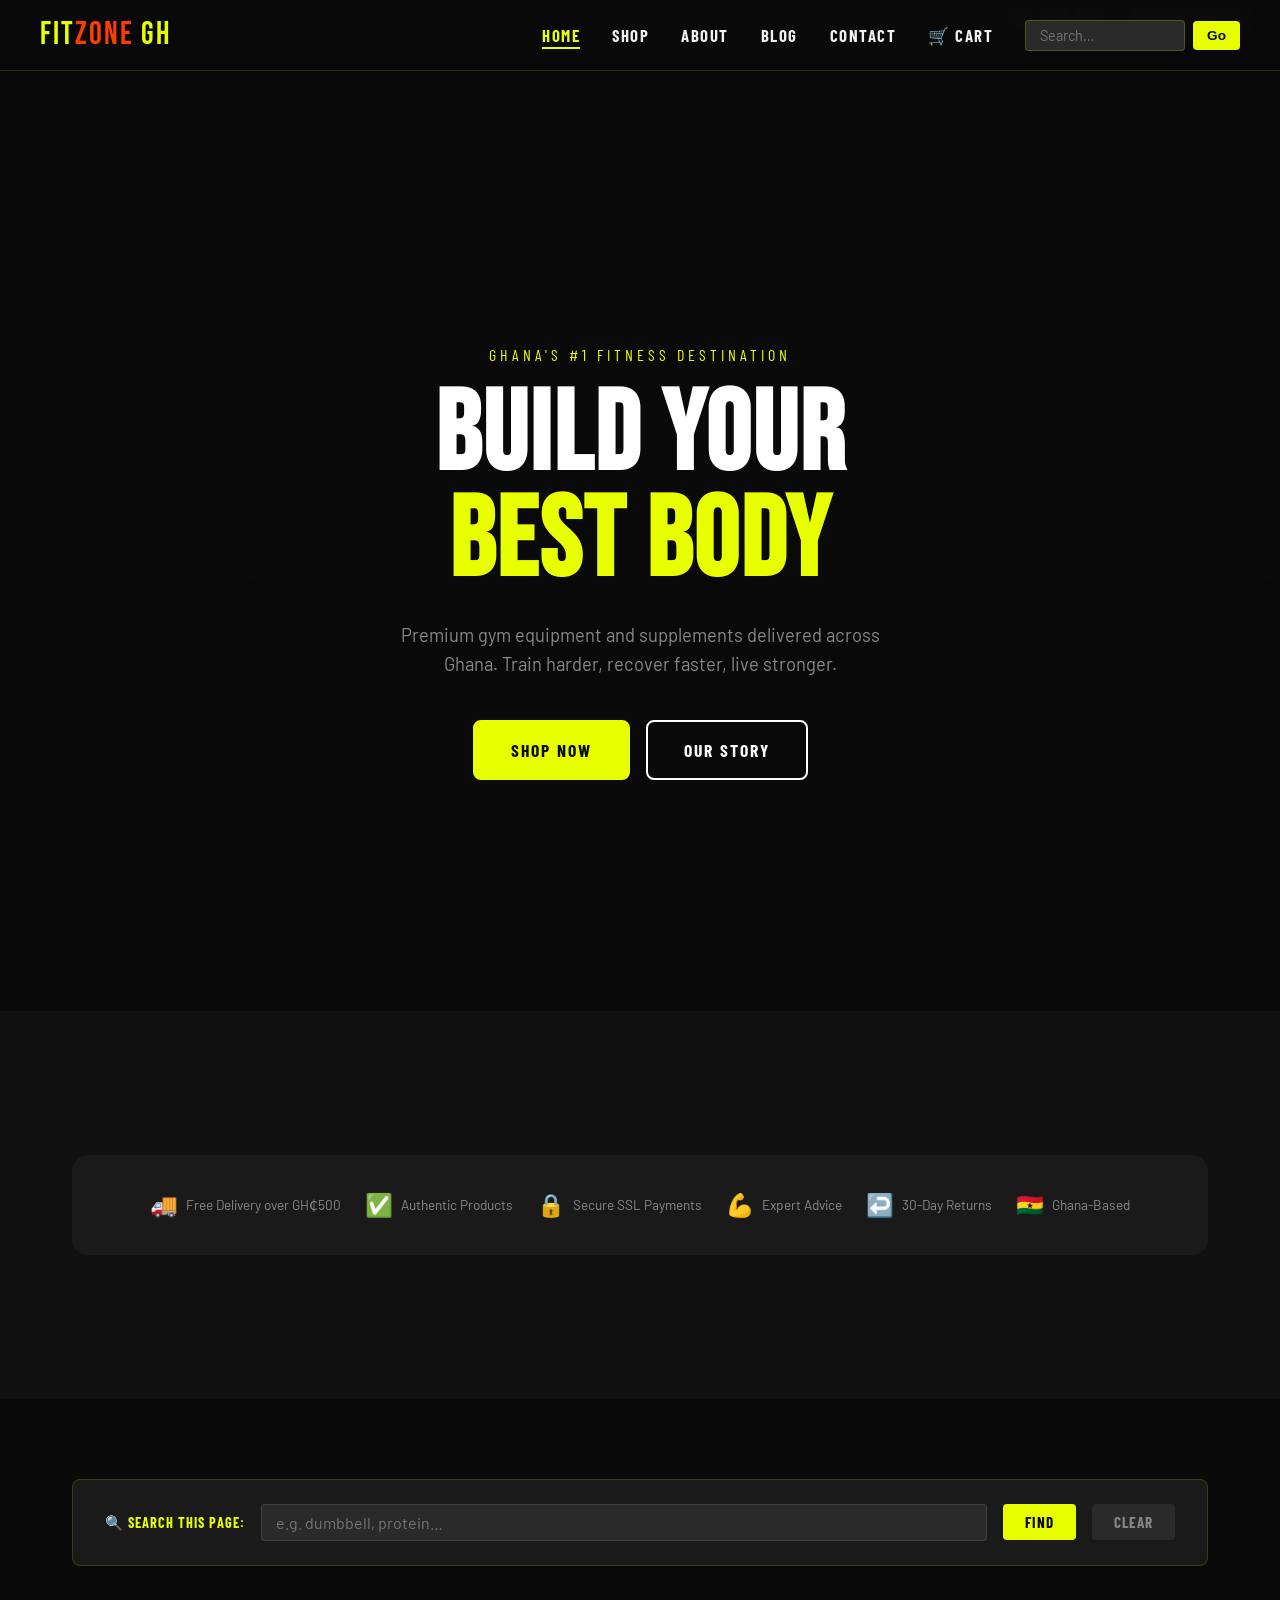
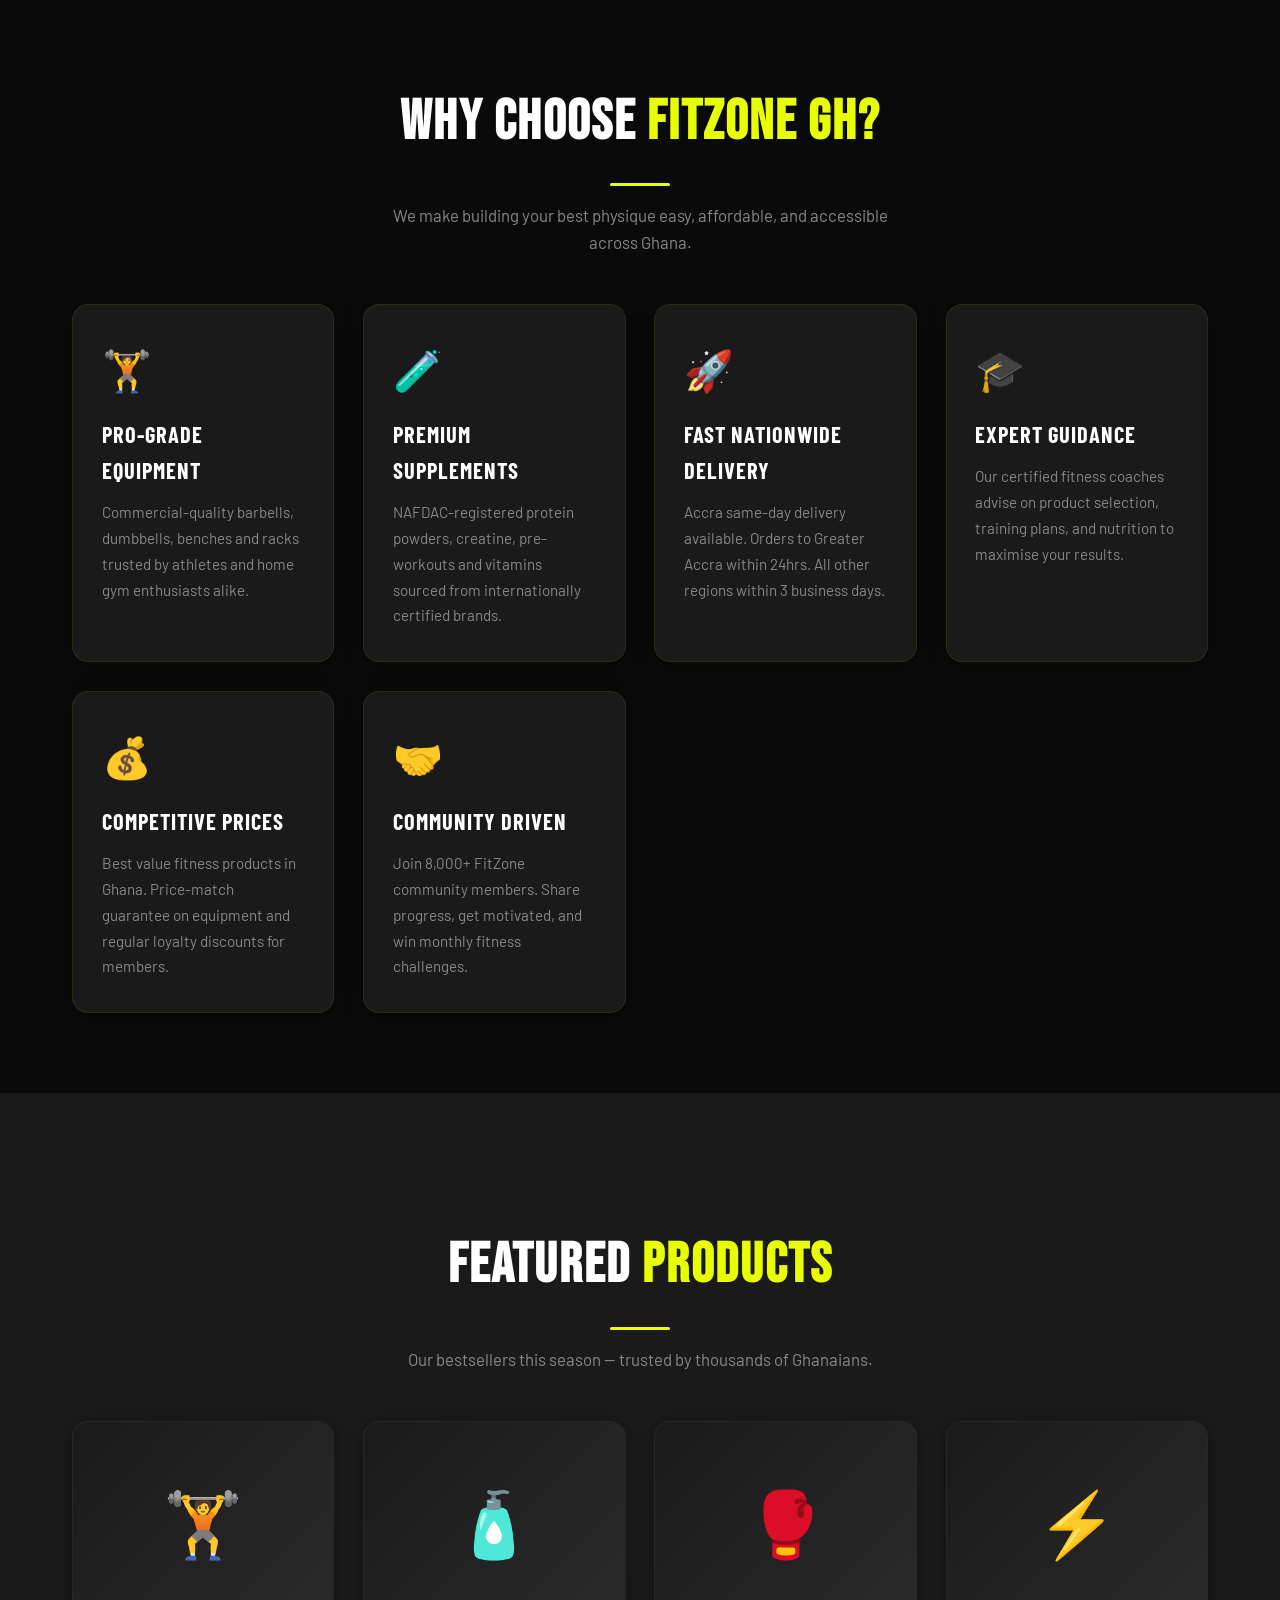
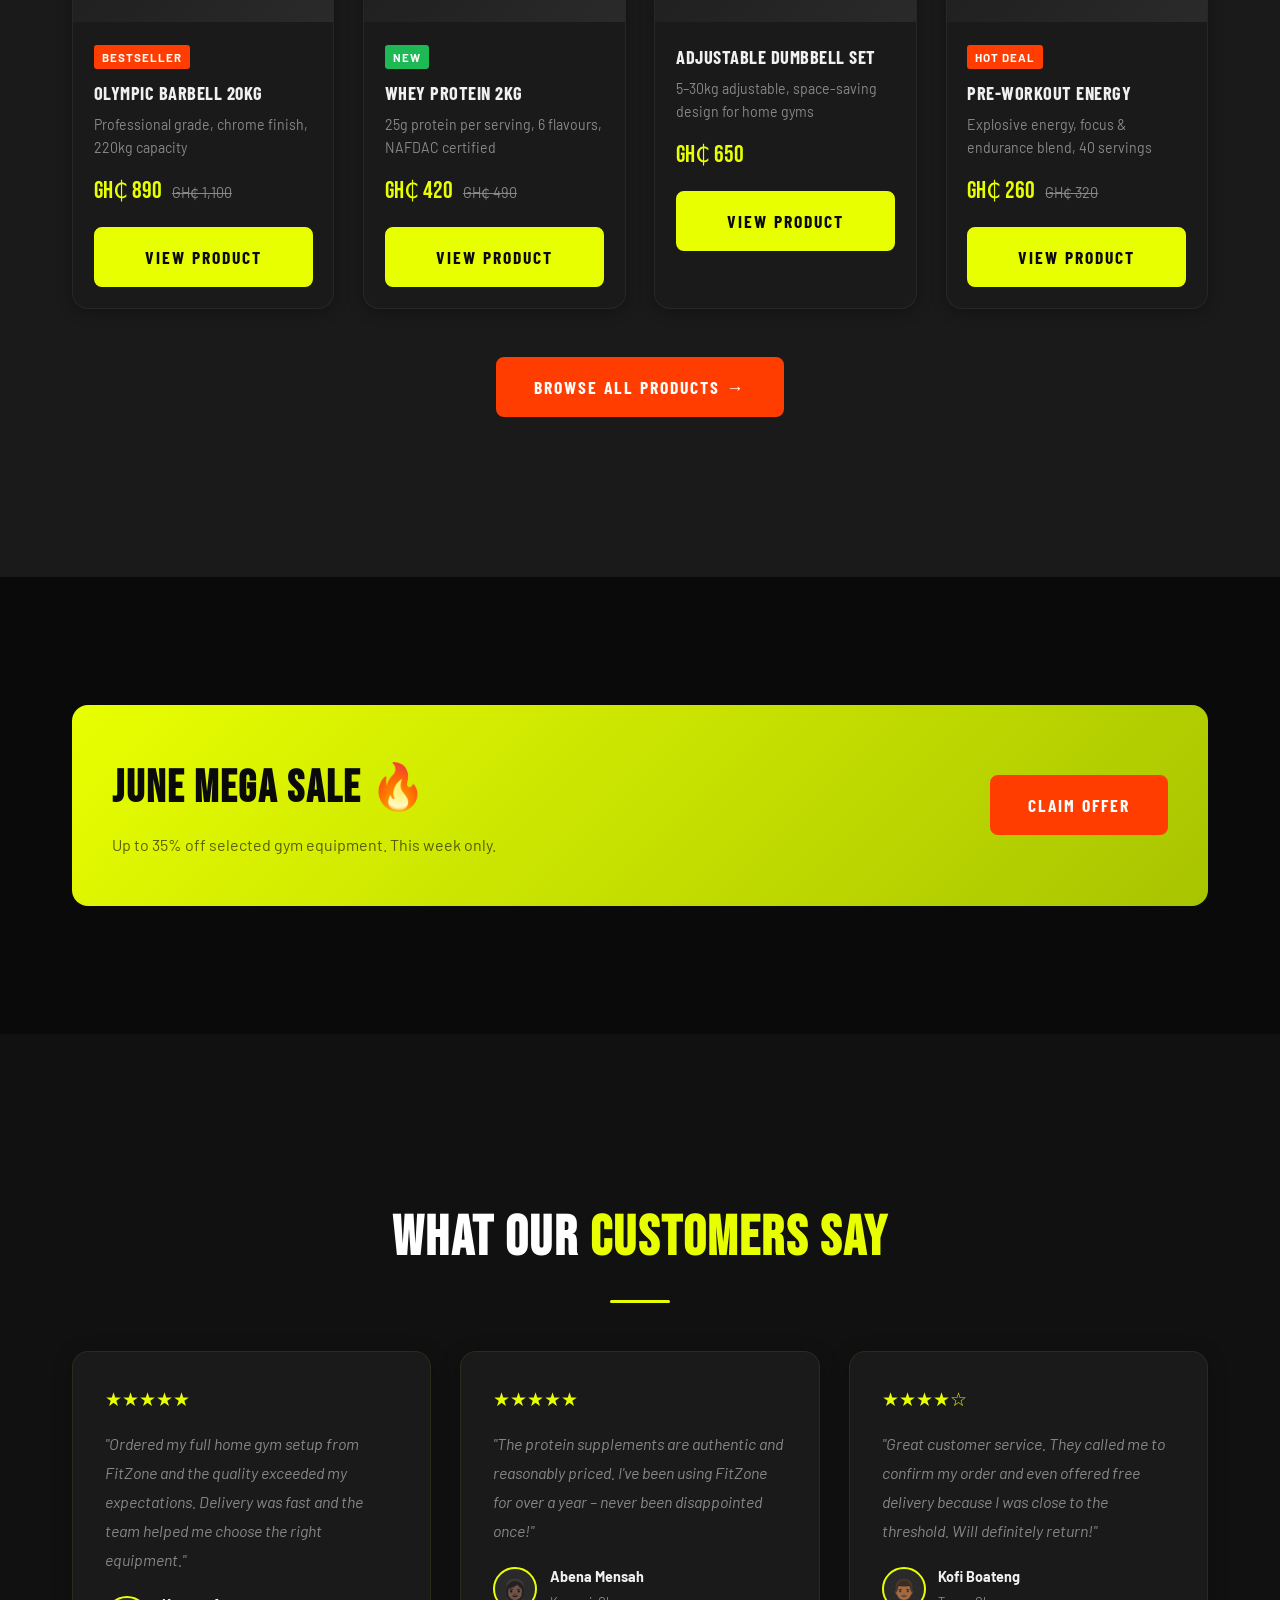
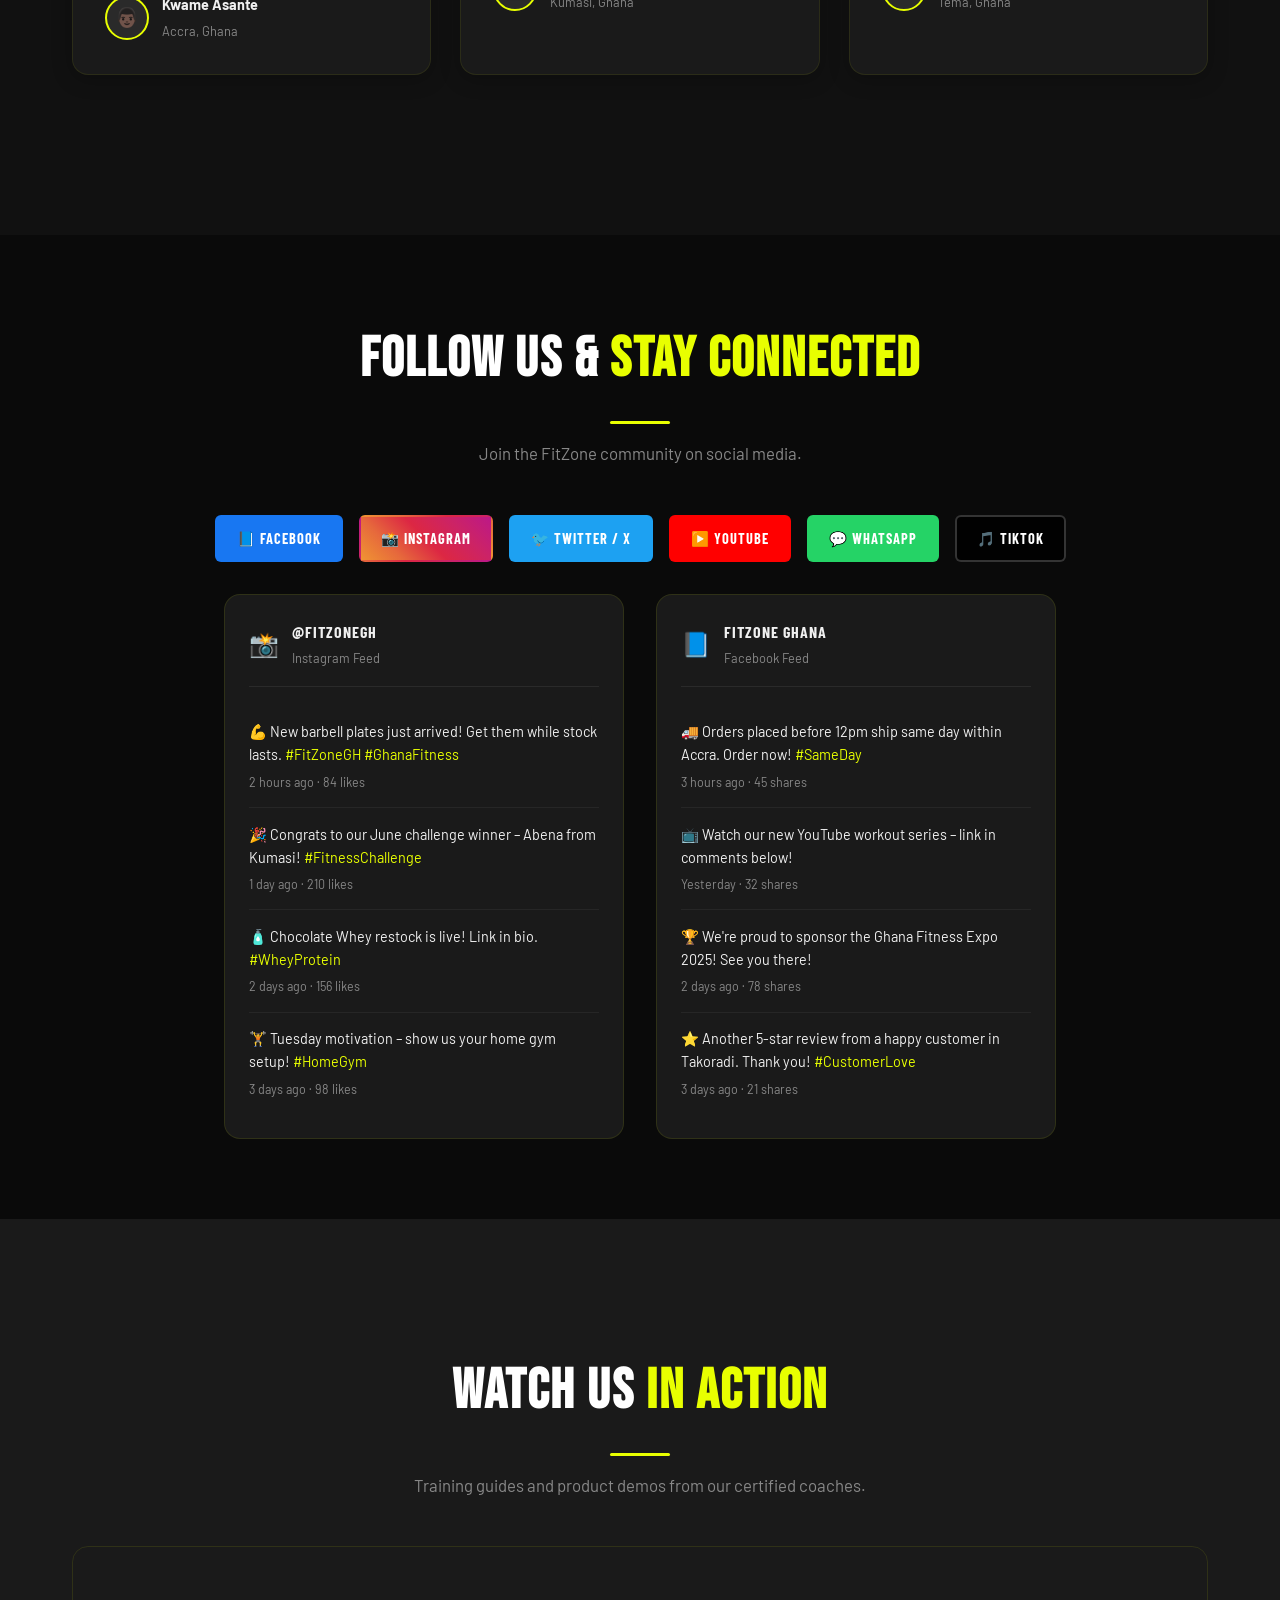
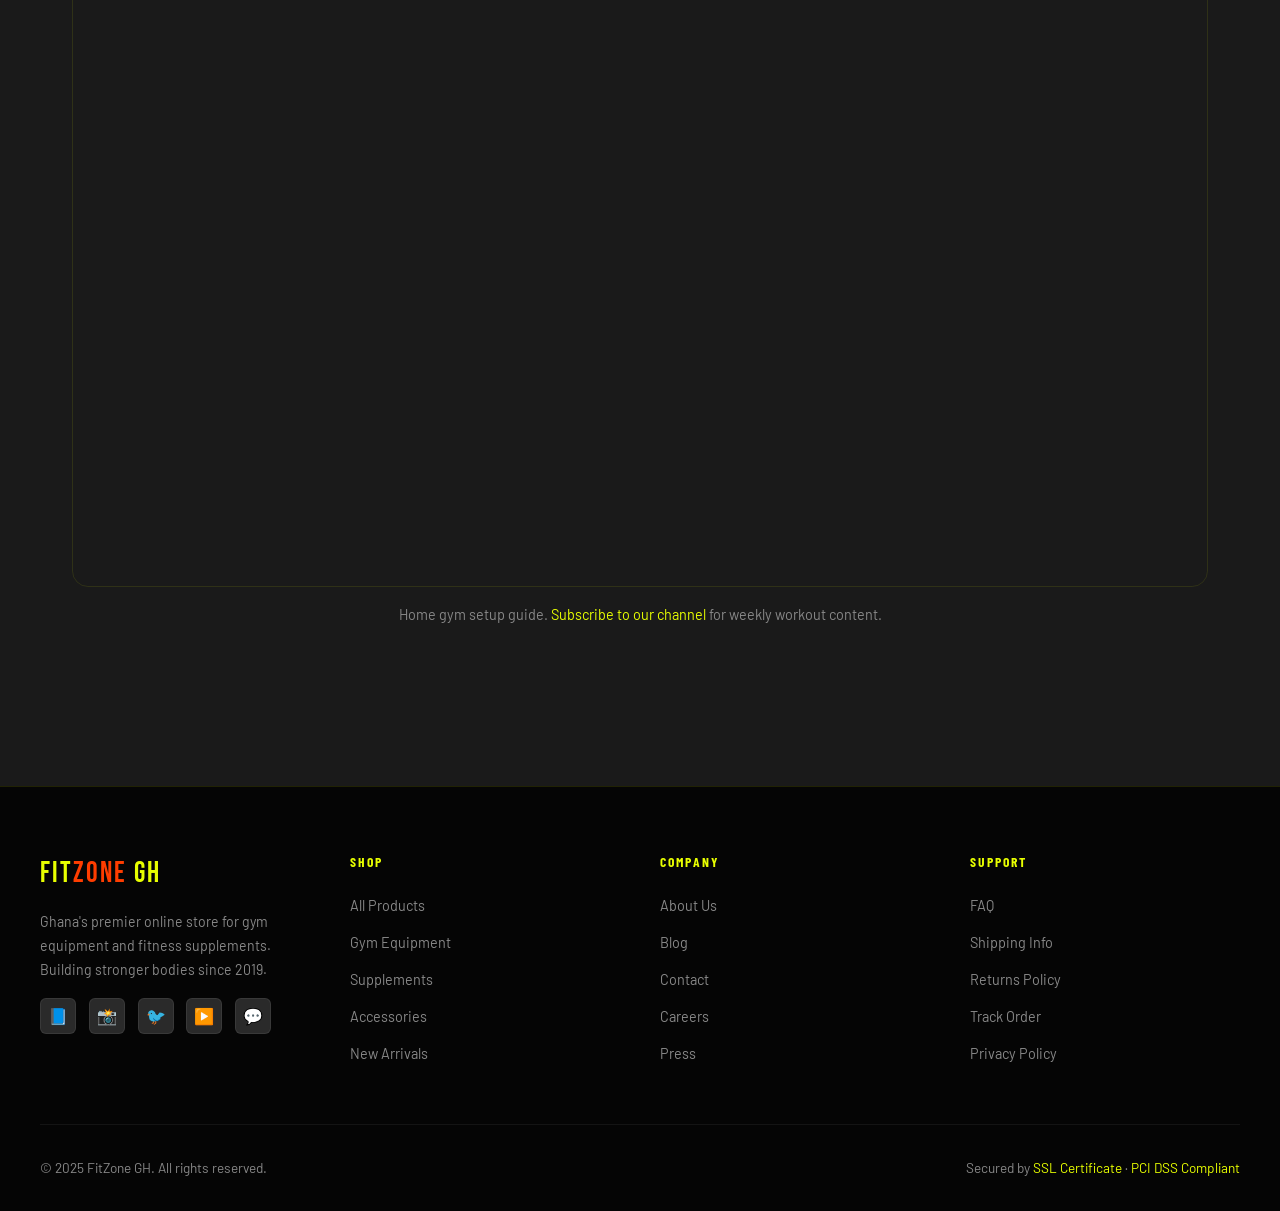
<file: index.html>
<!DOCTYPE html>
<html lang="en">
<head>
  <meta charset="UTF-8">
  <meta name="viewport" content="width=device-width, initial-scale=1.0">
  <meta name="description" content="FitZone GH – Ghana's premier online store for gym equipment and fitness supplements. Shop barbells, dumbbells, protein, and more.">
  <title>FitZone GH – Gym Equipment &amp; Supplements</title>
  <link rel="stylesheet" href="css/style.css">
</head>
<body>

  <!-- Accessibility: Skip to main content -->
  <a href="#main-content" class="skip-link">Skip to main content</a>

  <!-- Accessibility: Font size controls (WCAG accessible feature 1) -->
  <div style="background:#0a0a0a;padding:6px 2rem;display:flex;justify-content:flex-end;align-items:center;gap:1rem;border-bottom:1px solid rgba(255,255,255,0.05);">
    <div class="font-controls" aria-label="Text size controls">
      <span>Text size:</span>
      <button onclick="changeFontSize(-1)" aria-label="Decrease text size" title="Decrease text size">A-</button>
      <button onclick="changeFontSize(0)"  aria-label="Reset text size"    title="Reset text size">A</button>
      <button onclick="changeFontSize(1)"  aria-label="Increase text size" title="Increase text size">A+</button>
    </div>
    <!-- Accessibility Feature 2: High contrast toggle -->
    <button onclick="toggleContrast()" style="background:var(--mid);border:1px solid rgba(255,255,255,0.1);color:var(--text);padding:4px 12px;border-radius:4px;cursor:pointer;font-size:0.8rem;font-family:var(--font-cond);letter-spacing:1px;text-transform:uppercase;" aria-label="Toggle high contrast mode" title="Toggle high contrast mode">⬛ High Contrast</button>
  </div>

  <header role="banner">
    <nav class="nav-inner" aria-label="Main navigation">
      <a href="index.html" class="logo" aria-label="FitZone GH Home">FIT<span>ZONE</span> GH</a>

      <button class="nav-toggle" id="navToggle" aria-controls="navLinks" aria-expanded="false" aria-label="Toggle navigation menu">
        <span></span><span></span><span></span>
      </button>

      <ul class="nav-links" id="navLinks" role="list">
        <li><a href="index.html"    class="active" aria-current="page">Home</a></li>
        <li><a href="products.html">Shop</a></li>
        <li><a href="about.html">About</a></li>
        <li><a href="blog.html">Blog</a></li>
        <li><a href="contact.html">Contact</a></li>
        <li><a href="cart.html" aria-label="Shopping cart">🛒 Cart</a></li>
        <li class="nav-search">
          <input type="search" id="navSearch" placeholder="Search…" aria-label="Search products">
          <button onclick="doNavSearch()" aria-label="Submit search">Go</button>
        </li>
      </ul>
    </nav>
  </header>

  <main id="main-content" class="page-wrapper">

    <!-- HERO with background video (Multimedia 1) -->
    <section class="hero" aria-label="Welcome to FitZone GH">
      <video class="hero-video" autoplay muted loop playsinline
             aria-hidden="true"
             poster="https://images.unsplash.com/photo-1534438327276-14e5300c3a48?w=1200&q=80">
        <!-- Using a gym/workout-style video from a public CDN -->
        <source src="https://www.w3schools.com/html/mov_bbb.mp4" type="video/mp4">
      </video>
      <div class="hero-overlay"></div>
      <div class="hero-content">
        <p class="hero-eyebrow fade-in">Ghana's #1 Fitness Destination</p>
        <h1 class="hero-title fade-up delay-1">
          BUILD YOUR<br><span>BEST BODY</span>
        </h1>
        <p class="hero-subtitle fade-up delay-2">
          Premium gym equipment and supplements delivered across Ghana. 
          Train harder, recover faster, live stronger.
        </p>
        <div class="hero-btns fade-up delay-3">
          <a href="products.html" class="btn btn-primary">Shop Now</a>
          <a href="about.html"    class="btn btn-outline">Our Story</a>
        </div>
      </div>
    </section>

    <!-- TRUST BADGES -->
    <section class="section-full section-dark" aria-label="Trust and quality indicators">
      <div class="section" style="padding-top:2rem;padding-bottom:2rem;">
        <div class="trust-badges" role="list">
          <div class="trust-badge" role="listitem"><span>🚚</span> Free Delivery over GH₵500</div>
          <div class="trust-badge" role="listitem"><span>✅</span> Authentic Products</div>
          <div class="trust-badge" role="listitem"><span>🔒</span> Secure SSL Payments</div>
          <div class="trust-badge" role="listitem"><span>💪</span> Expert Advice</div>
          <div class="trust-badge" role="listitem"><span>↩️</span> 30-Day Returns</div>
          <div class="trust-badge" role="listitem"><span>🇬🇭</span> Ghana-Based</div>
        </div>
      </div>
    </section>

    <!-- ON-PAGE SEARCH (required feature) -->
    <div class="section" style="padding-bottom:0;">
      <div class="search-bar-wrapper" role="search">
        <label for="pageSearch">🔍 Search this page:</label>
        <input type="search" id="pageSearch" placeholder="e.g. dumbbell, protein…" aria-label="Search page content">
        <button onclick="searchPage()" aria-label="Find on page">Find</button>
        <button onclick="clearSearch()" style="background:var(--mid);color:var(--text-muted);" aria-label="Clear search">Clear</button>
      </div>
    </div>

    <!-- FEATURE CARDS -->
    <section class="section" aria-labelledby="why-fitzone">
      <div class="section-header">
        <h2 id="why-fitzone">Why Choose <span>FitZone GH?</span></h2>
        <div class="divider"></div>
        <p>We make building your best physique easy, affordable, and accessible across Ghana.</p>
      </div>
      <div class="cards-grid">
        <article class="card fade-up delay-1">
          <div class="card-icon" aria-hidden="true">🏋️</div>
          <h3>Pro-Grade Equipment</h3>
          <p>Commercial-quality barbells, dumbbells, benches and racks trusted by athletes and home gym enthusiasts alike.</p>
        </article>
        <article class="card fade-up delay-2">
          <div class="card-icon" aria-hidden="true">🧪</div>
          <h3>Premium Supplements</h3>
          <p>NAFDAC-registered protein powders, creatine, pre-workouts and vitamins sourced from internationally certified brands.</p>
        </article>
        <article class="card fade-up delay-3">
          <div class="card-icon" aria-hidden="true">🚀</div>
          <h3>Fast Nationwide Delivery</h3>
          <p>Accra same-day delivery available. Orders to Greater Accra within 24hrs. All other regions within 3 business days.</p>
        </article>
        <article class="card fade-up delay-4">
          <div class="card-icon" aria-hidden="true">🎓</div>
          <h3>Expert Guidance</h3>
          <p>Our certified fitness coaches advise on product selection, training plans, and nutrition to maximise your results.</p>
        </article>
        <article class="card fade-up delay-1">
          <div class="card-icon" aria-hidden="true">💰</div>
          <h3>Competitive Prices</h3>
          <p>Best value fitness products in Ghana. Price-match guarantee on equipment and regular loyalty discounts for members.</p>
        </article>
        <article class="card fade-up delay-2">
          <div class="card-icon" aria-hidden="true">🤝</div>
          <h3>Community Driven</h3>
          <p>Join 8,000+ FitZone community members. Share progress, get motivated, and win monthly fitness challenges.</p>
        </article>
      </div>
    </section>

    <!-- FEATURED PRODUCTS PREVIEW -->
    <section class="section-full section-mid" aria-labelledby="featured-heading">
      <div class="section" style="padding-top:3rem;">
        <div class="section-header">
          <h2 id="featured-heading">Featured <span>Products</span></h2>
          <div class="divider"></div>
          <p>Our bestsellers this season — trusted by thousands of Ghanaians.</p>
        </div>
        <div class="product-grid">
          <article class="product-card">
            <div class="product-img" style="background:linear-gradient(135deg,#1a1a1a,#2a2a2a);" aria-label="Olympic Barbell product image">🏋️</div>
            <div class="product-info">
              <span class="badge">Bestseller</span>
              <h3>Olympic Barbell 20kg</h3>
              <p>Professional grade, chrome finish, 220kg capacity</p>
              <div class="price">GH₵ 890 <small>GH₵ 1,100</small></div>
              <a href="products.html" class="btn btn-primary" style="width:100%;text-align:center;" aria-label="View Olympic Barbell product details">View Product</a>
            </div>
          </article>
          <article class="product-card">
            <div class="product-img" style="background:linear-gradient(135deg,#1a1a1a,#2a2a2a);" aria-label="Whey Protein product image">🧴</div>
            <div class="product-info">
              <span class="badge badge-green">New</span>
              <h3>Whey Protein 2kg</h3>
              <p>25g protein per serving, 6 flavours, NAFDAC certified</p>
              <div class="price">GH₵ 420 <small>GH₵ 490</small></div>
              <a href="products.html" class="btn btn-primary" style="width:100%;text-align:center;" aria-label="View Whey Protein product details">View Product</a>
            </div>
          </article>
          <article class="product-card">
            <div class="product-img" style="background:linear-gradient(135deg,#1a1a1a,#2a2a2a);" aria-label="Adjustable Dumbbell Set product image">🥊</div>
            <div class="product-info">
              <h3>Adjustable Dumbbell Set</h3>
              <p>5–30kg adjustable, space-saving design for home gyms</p>
              <div class="price">GH₵ 650</div>
              <a href="products.html" class="btn btn-primary" style="width:100%;text-align:center;" aria-label="View Adjustable Dumbbell product details">View Product</a>
            </div>
          </article>
          <article class="product-card">
            <div class="product-img" style="background:linear-gradient(135deg,#1a1a1a,#2a2a2a);" aria-label="Pre-Workout Supplement product image">⚡</div>
            <div class="product-info">
              <span class="badge">Hot Deal</span>
              <h3>Pre-Workout Energy</h3>
              <p>Explosive energy, focus & endurance blend, 40 servings</p>
              <div class="price">GH₵ 260 <small>GH₵ 320</small></div>
              <a href="products.html" class="btn btn-primary" style="width:100%;text-align:center;" aria-label="View Pre-Workout product details">View Product</a>
            </div>
          </article>
        </div>
        <div class="text-center mt-3">
          <a href="products.html" class="btn btn-accent">Browse All Products →</a>
        </div>
      </div>
    </section>

    <!-- PROMO BANNER -->
    <section class="section" aria-label="Promotional offer">
      <div class="promo-banner">
        <div>
          <h2>JUNE MEGA SALE 🔥</h2>
          <p>Up to 35% off selected gym equipment. This week only.</p>
        </div>
        <a href="products.html" class="btn btn-accent" style="white-space:nowrap;">Claim Offer</a>
      </div>
    </section>

    <!-- TESTIMONIALS -->
    <section class="section-full section-dark" aria-labelledby="testimonials-heading">
      <div class="section">
        <div class="section-header">
          <h2 id="testimonials-heading">What Our <span>Customers Say</span></h2>
          <div class="divider"></div>
        </div>
        <div class="testimonials-grid">
          <blockquote class="testimonial">
            <div class="testimonial-stars" aria-label="5 out of 5 stars">★★★★★</div>
            <p>"Ordered my full home gym setup from FitZone and the quality exceeded my expectations. Delivery was fast and the team helped me choose the right equipment."</p>
            <div class="testimonial-author">
              <div class="testimonial-avatar" aria-hidden="true">👨🏿</div>
              <div><strong>Kwame Asante</strong><span>Accra, Ghana</span></div>
            </div>
          </blockquote>
          <blockquote class="testimonial">
            <div class="testimonial-stars" aria-label="5 out of 5 stars">★★★★★</div>
            <p>"The protein supplements are authentic and reasonably priced. I've been using FitZone for over a year – never been disappointed once!"</p>
            <div class="testimonial-author">
              <div class="testimonial-avatar" aria-hidden="true">👩🏿</div>
              <div><strong>Abena Mensah</strong><span>Kumasi, Ghana</span></div>
            </div>
          </blockquote>
          <blockquote class="testimonial">
            <div class="testimonial-stars" aria-label="4 out of 5 stars">★★★★☆</div>
            <p>"Great customer service. They called me to confirm my order and even offered free delivery because I was close to the threshold. Will definitely return!"</p>
            <div class="testimonial-author">
              <div class="testimonial-avatar" aria-hidden="true">👨🏾</div>
              <div><strong>Kofi Boateng</strong><span>Tema, Ghana</span></div>
            </div>
          </blockquote>
        </div>
      </div>
    </section>

    <!-- SOCIAL MEDIA SECTION -->
    <section class="section" aria-labelledby="social-heading">
      <div class="section-header">
        <h2 id="social-heading">Follow Us &amp; <span>Stay Connected</span></h2>
        <div class="divider"></div>
        <p>Join the FitZone community on social media.</p>
      </div>
      <div class="social-row" role="list" aria-label="Social media links">
        <a href="https://facebook.com" target="_blank" rel="noopener" class="social-btn fb" role="listitem" aria-label="Follow FitZone GH on Facebook">📘 Facebook</a>
        <a href="https://instagram.com" target="_blank" rel="noopener" class="social-btn ig" role="listitem" aria-label="Follow FitZone GH on Instagram">📸 Instagram</a>
        <a href="https://twitter.com"   target="_blank" rel="noopener" class="social-btn tw" role="listitem" aria-label="Follow FitZone GH on Twitter/X">🐦 Twitter / X</a>
        <a href="https://youtube.com"   target="_blank" rel="noopener" class="social-btn yt" role="listitem" aria-label="Subscribe to FitZone GH on YouTube">▶️ YouTube</a>
        <a href="https://wa.me/233244000000" target="_blank" rel="noopener" class="social-btn wa" role="listitem" aria-label="Chat with FitZone GH on WhatsApp">💬 WhatsApp</a>
        <a href="https://tiktok.com"    target="_blank" rel="noopener" class="social-btn tk" role="listitem" aria-label="Follow FitZone GH on TikTok">🎵 TikTok</a>
      </div>

      <!-- Social Media Newsfeed Widget -->
      <div style="display:flex;gap:2rem;flex-wrap:wrap;justify-content:center;margin-top:2rem;">
        <div class="newsfeed-widget" role="complementary" aria-label="Instagram newsfeed">
          <div class="newsfeed-header">
            <span class="feed-icon" aria-hidden="true">📸</span>
            <div><strong>@FitZoneGH</strong><br><span style="font-size:0.8rem;color:var(--text-muted);">Instagram Feed</span></div>
          </div>
          <div class="feed-post">💪 New barbell plates just arrived! Get them while stock lasts. <span class="feed-tag">#FitZoneGH #GhanaFitness</span>
            <div class="feed-meta">2 hours ago · 84 likes</div>
          </div>
          <div class="feed-post">🎉 Congrats to our June challenge winner – Abena from Kumasi! <span class="feed-tag">#FitnessChallenge</span>
            <div class="feed-meta">1 day ago · 210 likes</div>
          </div>
          <div class="feed-post">🧴 Chocolate Whey restock is live! Link in bio. <span class="feed-tag">#WheyProtein</span>
            <div class="feed-meta">2 days ago · 156 likes</div>
          </div>
          <div class="feed-post">🏋️ Tuesday motivation – show us your home gym setup! <span class="feed-tag">#HomeGym</span>
            <div class="feed-meta">3 days ago · 98 likes</div>
          </div>
        </div>
        <div class="newsfeed-widget" role="complementary" aria-label="Facebook newsfeed">
          <div class="newsfeed-header">
            <span class="feed-icon" aria-hidden="true">📘</span>
            <div><strong>FitZone Ghana</strong><br><span style="font-size:0.8rem;color:var(--text-muted);">Facebook Feed</span></div>
          </div>
          <div class="feed-post">🚚 Orders placed before 12pm ship same day within Accra. Order now! <span class="feed-tag">#SameDay</span>
            <div class="feed-meta">3 hours ago · 45 shares</div>
          </div>
          <div class="feed-post">📺 Watch our new YouTube workout series – link in comments below!
            <div class="feed-meta">Yesterday · 32 shares</div>
          </div>
          <div class="feed-post">🏆 We're proud to sponsor the Ghana Fitness Expo 2025! See you there!
            <div class="feed-meta">2 days ago · 78 shares</div>
          </div>
          <div class="feed-post">⭐ Another 5-star review from a happy customer in Takoradi. Thank you! <span class="feed-tag">#CustomerLove</span>
            <div class="feed-meta">3 days ago · 21 shares</div>
          </div>
        </div>
      </div>
    </section>

    <!-- MULTIMEDIA: Embedded YouTube (Multimedia 2) -->
    <section class="section-full section-mid" aria-labelledby="video-heading">
      <div class="section" style="padding-top:3rem;">
        <div class="section-header">
          <h2 id="video-heading">Watch Us <span>In Action</span></h2>
          <div class="divider"></div>
          <p>Training guides and product demos from our certified coaches.</p>
        </div>
        <div style="position:relative;padding-bottom:56.25%;height:0;overflow:hidden;border-radius:var(--radius-lg);border:1px solid rgba(232,255,0,0.1);">
          <iframe
            src="https://www.youtube.com/embed/vc1E5CfRfos"
            title="FitZone GH Training Tutorial – How to set up a home gym"
            style="position:absolute;top:0;left:0;width:100%;height:100%;border:0;"
            allow="accelerometer; autoplay; clipboard-write; encrypted-media; gyroscope; picture-in-picture"
            allowfullscreen
            loading="lazy">
          </iframe>
        </div>
        <p style="text-align:center;color:var(--text-muted);margin-top:1rem;font-size:0.9rem;">
          Home gym setup guide. <a href="https://youtube.com" target="_blank" rel="noopener" style="color:var(--primary);">Subscribe to our channel</a> for weekly workout content.
        </p>
      </div>
    </section>

  </main>

  <!-- FOOTER -->
  <footer role="contentinfo">
    <div class="footer-inner">
      <div class="footer-brand">
        <div class="logo">FIT<span>ZONE</span> GH</div>
        <p>Ghana's premier online store for gym equipment and fitness supplements. Building stronger bodies since 2019.</p>
        <div class="footer-social" aria-label="Social media links">
          <a href="https://facebook.com"  target="_blank" rel="noopener" aria-label="Facebook">📘</a>
          <a href="https://instagram.com" target="_blank" rel="noopener" aria-label="Instagram">📸</a>
          <a href="https://twitter.com"   target="_blank" rel="noopener" aria-label="Twitter">🐦</a>
          <a href="https://youtube.com"   target="_blank" rel="noopener" aria-label="YouTube">▶️</a>
          <a href="https://wa.me/233244000000" target="_blank" rel="noopener" aria-label="WhatsApp">💬</a>
        </div>
      </div>
      <nav class="footer-col" aria-label="Shop navigation">
        <h4>Shop</h4>
        <ul>
          <li><a href="products.html">All Products</a></li>
          <li><a href="products.html">Gym Equipment</a></li>
          <li><a href="products.html">Supplements</a></li>
          <li><a href="products.html">Accessories</a></li>
          <li><a href="products.html">New Arrivals</a></li>
        </ul>
      </nav>
      <nav class="footer-col" aria-label="Company navigation">
        <h4>Company</h4>
        <ul>
          <li><a href="about.html">About Us</a></li>
          <li><a href="blog.html">Blog</a></li>
          <li><a href="contact.html">Contact</a></li>
          <li><a href="#">Careers</a></li>
          <li><a href="#">Press</a></li>
        </ul>
      </nav>
      <nav class="footer-col" aria-label="Support navigation">
        <h4>Support</h4>
        <ul>
          <li><a href="contact.html">FAQ</a></li>
          <li><a href="#">Shipping Info</a></li>
          <li><a href="#">Returns Policy</a></li>
          <li><a href="#">Track Order</a></li>
          <li><a href="#">Privacy Policy</a></li>
        </ul>
      </nav>
    </div>
    <div class="footer-bottom">
      <span>© 2025 FitZone GH. All rights reserved.</span>
      <span>Secured by <a href="#">SSL Certificate</a> · <a href="#">PCI DSS Compliant</a></span>
    </div>
  </footer>

  <!-- Toast notification -->
  <div class="toast" id="toast" role="alert" aria-live="polite"></div>

  <script>
    // ── Navigation Toggle ──
    const toggle = document.getElementById('navToggle');
    const links  = document.getElementById('navLinks');
    toggle.addEventListener('click', () => {
      const open = links.classList.toggle('open');
      toggle.classList.toggle('open', open);
      toggle.setAttribute('aria-expanded', open);
    });

    // ── Nav Search ──
    function doNavSearch() {
      const q = document.getElementById('navSearch').value.trim();
      if (q) window.location.href = 'products.html?q=' + encodeURIComponent(q);
    }
    document.getElementById('navSearch').addEventListener('keydown', e => {
      if (e.key === 'Enter') doNavSearch();
    });

    // ── On-page text search ──
    let highlighted = false;
    function searchPage() {
      clearSearch();
      const query = document.getElementById('pageSearch').value.trim().toLowerCase();
      if (!query) return;
      const walker = document.createTreeWalker(document.getElementById('main-content'), NodeFilter.SHOW_TEXT);
      const nodes = [];
      while (walker.nextNode()) nodes.push(walker.currentNode);
      let found = 0;
      nodes.forEach(node => {
        const idx = node.nodeValue.toLowerCase().indexOf(query);
        if (idx !== -1 && node.parentElement.tagName !== 'SCRIPT') {
          const span = document.createElement('mark');
          span.className = 'search-highlight';
          span.setAttribute('data-search-mark', 'true');
          const range = document.createRange();
          range.setStart(node, idx);
          range.setEnd(node, idx + query.length);
          range.surroundContents(span);
          if (found === 0) span.scrollIntoView({ behavior: 'smooth', block: 'center' });
          found++;
        }
      });
      showToast(found ? `Found ${found} match${found>1?'es':''}` : 'No matches found');
      highlighted = true;
    }
    function clearSearch() {
      document.querySelectorAll('[data-search-mark]').forEach(m => {
        m.replaceWith(document.createTextNode(m.textContent));
      });
      highlighted = false;
    }

    // ── Toast ──
    function showToast(msg) {
      const t = document.getElementById('toast');
      t.textContent = msg;
      t.classList.add('show');
      setTimeout(() => t.classList.remove('show'), 2800);
    }

    // ── Font size accessibility ──
    const sizes = [12, 14, 16, 18, 20];
    let sizeIdx = 2;
    function changeFontSize(dir) {
      if (dir === 0) sizeIdx = 2;
      else sizeIdx = Math.max(0, Math.min(sizes.length - 1, sizeIdx + dir));
      document.documentElement.style.fontSize = sizes[sizeIdx] + 'px';
    }

    // ── High contrast accessibility ──
    function toggleContrast() {
      document.documentElement.style.setProperty('--text',    document.documentElement.style.getPropertyValue('--text')    === '#ffffff' ? '#f0f0f0' : '#ffffff');
      document.documentElement.style.setProperty('--dark',    document.documentElement.style.getPropertyValue('--dark')    === '#000000' ? '#0A0A0A' : '#000000');
      document.documentElement.style.setProperty('--primary', document.documentElement.style.getPropertyValue('--primary') === '#ffff00' ? '#E8FF00' : '#ffff00');
    }

    // ── Enter key for on-page search ──
    document.getElementById('pageSearch').addEventListener('keydown', e => {
      if (e.key === 'Enter') searchPage();
    });
  </script>
</body>
</html>
</file>
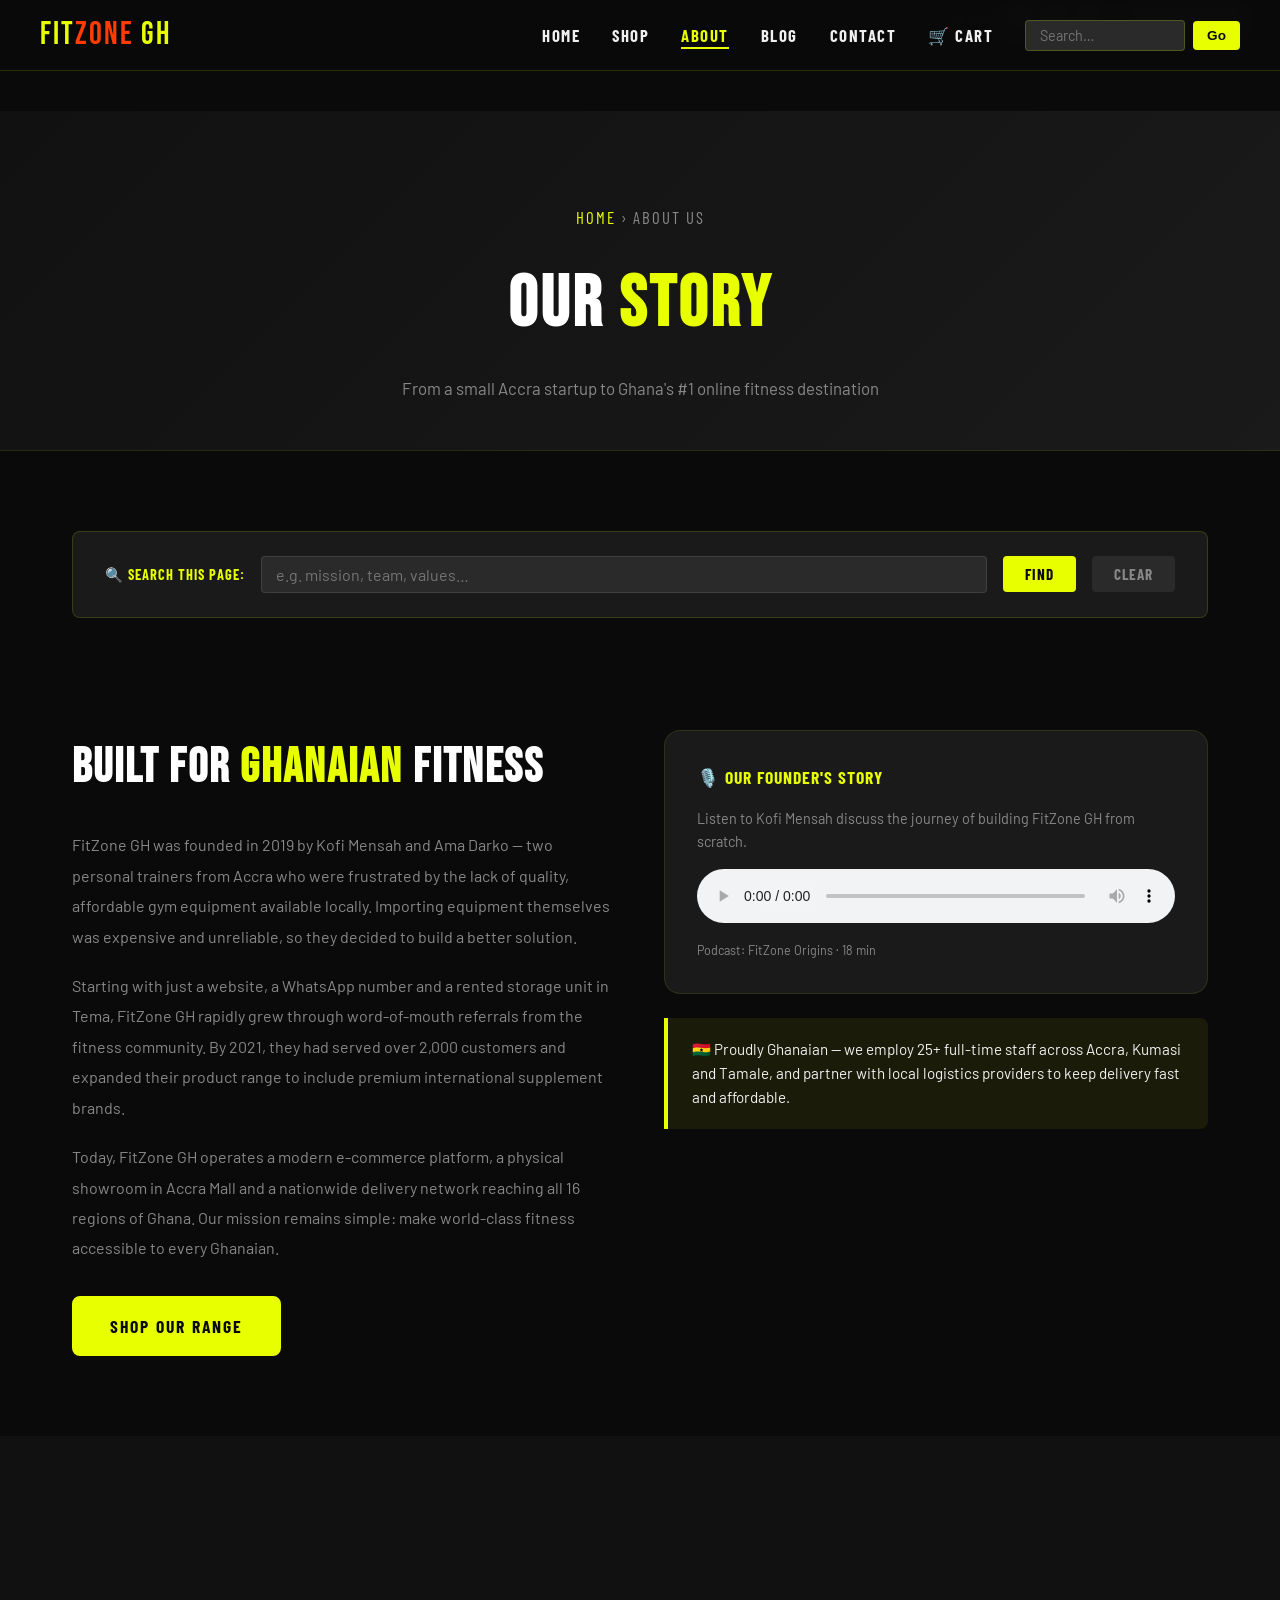
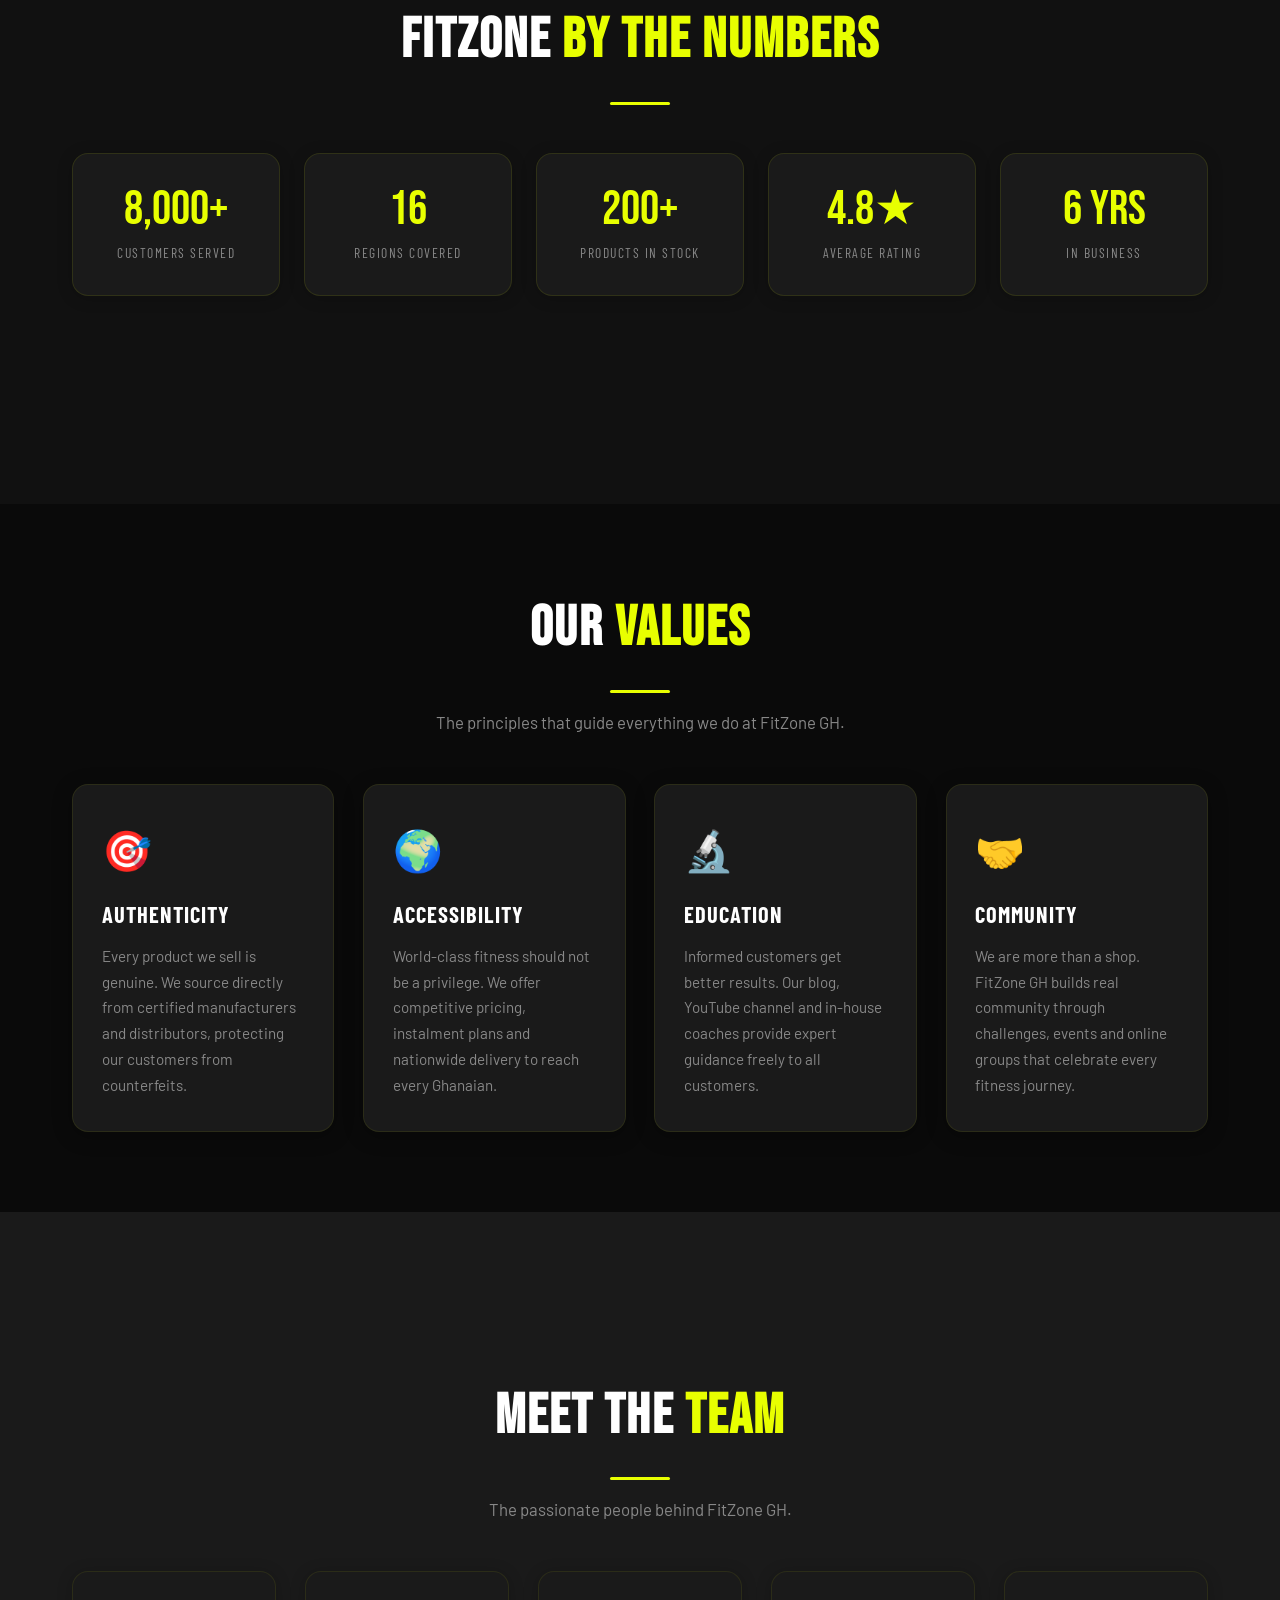
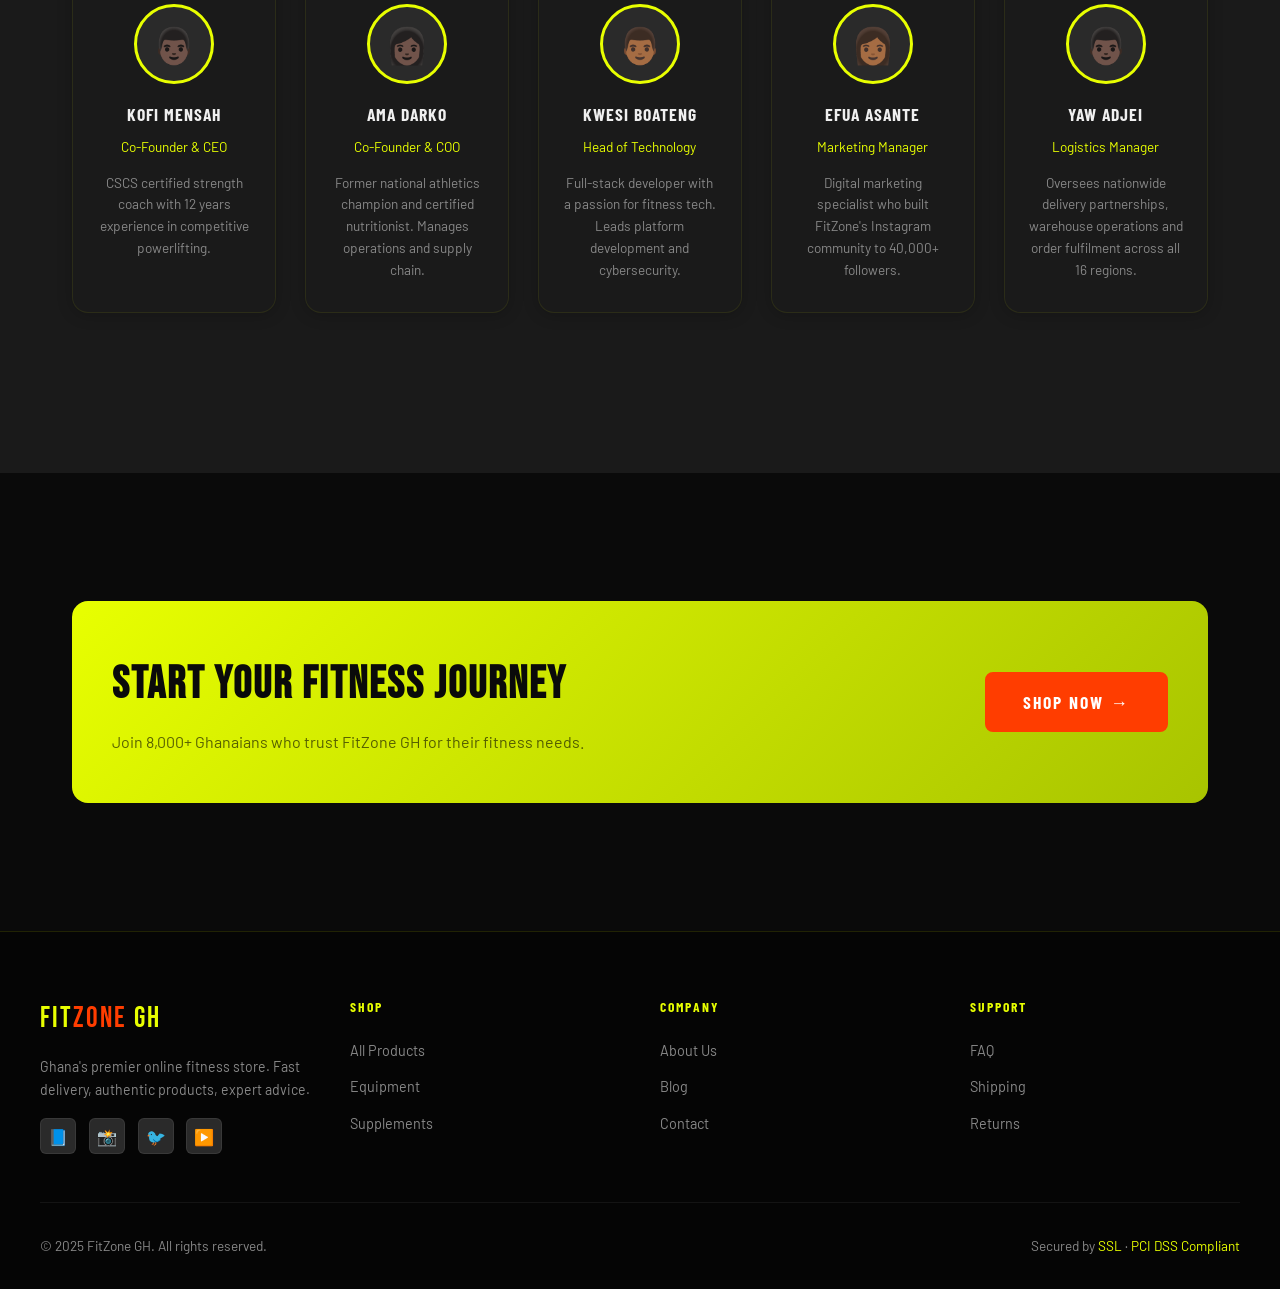
<file: about.html>
<!DOCTYPE html>
<html lang="en">
<head>
  <meta charset="UTF-8">
  <meta name="viewport" content="width=device-width, initial-scale=1.0">
  <meta name="description" content="Learn about FitZone GH – Ghana's premier fitness e-commerce store. Our story, mission, team and values.">
  <title>About Us – FitZone GH</title>
  <link rel="stylesheet" href="css/style.css">
</head>
<body>

  <a href="#main-content" class="skip-link">Skip to main content</a>

  <div style="background:#0a0a0a;padding:6px 2rem;display:flex;justify-content:flex-end;align-items:center;gap:1rem;border-bottom:1px solid rgba(255,255,255,0.05);">
    <div class="font-controls" aria-label="Text size controls">
      <span>Text size:</span>
      <button onclick="changeFontSize(-1)" aria-label="Decrease text size">A-</button>
      <button onclick="changeFontSize(0)"  aria-label="Reset text size">A</button>
      <button onclick="changeFontSize(1)"  aria-label="Increase text size">A+</button>
    </div>
    <button onclick="toggleContrast()" style="background:var(--mid);border:1px solid rgba(255,255,255,0.1);color:var(--text);padding:4px 12px;border-radius:4px;cursor:pointer;font-size:0.8rem;font-family:var(--font-cond);letter-spacing:1px;text-transform:uppercase;" aria-label="Toggle high contrast mode">⬛ High Contrast</button>
  </div>

  <header role="banner">
    <nav class="nav-inner" aria-label="Main navigation">
      <a href="index.html" class="logo" aria-label="FitZone GH Home">FIT<span>ZONE</span> GH</a>
      <button class="nav-toggle" id="navToggle" aria-controls="navLinks" aria-expanded="false" aria-label="Toggle navigation menu">
        <span></span><span></span><span></span>
      </button>
      <ul class="nav-links" id="navLinks" role="list">
        <li><a href="index.html">Home</a></li>
        <li><a href="products.html">Shop</a></li>
        <li><a href="about.html" class="active" aria-current="page">About</a></li>
        <li><a href="blog.html">Blog</a></li>
        <li><a href="contact.html">Contact</a></li>
        <li><a href="cart.html" aria-label="Shopping cart">🛒 Cart</a></li>
        <li class="nav-search">
          <input type="search" id="navSearch" placeholder="Search…" aria-label="Search products">
          <button onclick="doNavSearch()" aria-label="Submit search">Go</button>
        </li>
      </ul>
    </nav>
  </header>

  <main id="main-content" class="page-wrapper">

    <section class="page-hero" aria-label="About page header">
      <p class="breadcrumb"><a href="index.html">Home</a> › About Us</p>
      <h1>Our <span>Story</span></h1>
      <p>From a small Accra startup to Ghana's #1 online fitness destination</p>
    </section>

    <!-- On-page search -->
    <div class="section" style="padding-bottom:0;">
      <div class="search-bar-wrapper" role="search">
        <label for="pageSearch">🔍 Search this page:</label>
        <input type="search" id="pageSearch" placeholder="e.g. mission, team, values…" aria-label="Search page content">
        <button onclick="searchPage()" aria-label="Search">Find</button>
        <button onclick="clearSearch()" style="background:var(--mid);color:var(--text-muted);" aria-label="Clear search">Clear</button>
      </div>
    </div>

    <!-- Mission / Story -->
    <section class="section" aria-labelledby="story-heading">
      <div class="two-col">
        <div>
          <h2 id="story-heading" style="font-family:var(--font-display);font-size:clamp(2rem,5vw,3rem);color:var(--white);letter-spacing:2px;margin-bottom:1.5rem;">
            BUILT FOR <span style="color:var(--primary);">GHANAIAN</span> FITNESS
          </h2>
          <p style="color:var(--text-muted);line-height:1.9;margin-bottom:1.2rem;">
            FitZone GH was founded in 2019 by Kofi Mensah and Ama Darko — two personal trainers from Accra who were frustrated by the lack of quality, affordable gym equipment available locally. Importing equipment themselves was expensive and unreliable, so they decided to build a better solution.
          </p>
          <p style="color:var(--text-muted);line-height:1.9;margin-bottom:1.2rem;">
            Starting with just a website, a WhatsApp number and a rented storage unit in Tema, FitZone GH rapidly grew through word-of-mouth referrals from the fitness community. By 2021, they had served over 2,000 customers and expanded their product range to include premium international supplement brands.
          </p>
          <p style="color:var(--text-muted);line-height:1.9;margin-bottom:2rem;">
            Today, FitZone GH operates a modern e-commerce platform, a physical showroom in Accra Mall and a nationwide delivery network reaching all 16 regions of Ghana. Our mission remains simple: make world-class fitness accessible to every Ghanaian.
          </p>
          <a href="products.html" class="btn btn-primary">Shop Our Range</a>
        </div>
        <div>
          <!-- Multimedia: Audio podcast embed -->
          <div style="background:var(--dark3);border:1px solid rgba(232,255,0,0.1);border-radius:var(--radius-lg);padding:2rem;margin-bottom:1.5rem;">
            <h3 style="font-family:var(--font-cond);font-size:1.1rem;text-transform:uppercase;letter-spacing:1px;color:var(--primary);margin-bottom:1rem;">🎙️ Our Founder's Story</h3>
            <p style="color:var(--text-muted);font-size:0.9rem;margin-bottom:1rem;">Listen to Kofi Mensah discuss the journey of building FitZone GH from scratch.</p>
            <!-- HTML5 Audio (Multimedia format 2 alternative) -->
            <audio controls style="width:100%;accent-color:var(--primary);" aria-label="Founder story podcast audio">
              <source src="https://www.soundhelix.com/examples/mp3/SoundHelix-Song-1.mp3" type="audio/mpeg">
              Your browser does not support the audio element. <a href="https://www.soundhelix.com/examples/mp3/SoundHelix-Song-1.mp3">Download audio</a>.
            </audio>
            <p style="font-size:0.78rem;color:var(--text-muted);margin-top:0.7rem;">Podcast: FitZone Origins · 18 min</p>
          </div>
          <div class="info-box" role="note">
            <p>🇬🇭 Proudly Ghanaian — we employ 25+ full-time staff across Accra, Kumasi and Tamale, and partner with local logistics providers to keep delivery fast and affordable.</p>
          </div>
        </div>
      </div>
    </section>

    <!-- Stats -->
    <section class="section-full section-dark" aria-labelledby="stats-heading">
      <div class="section">
        <div class="section-header">
          <h2 id="stats-heading">FitZone <span>By The Numbers</span></h2>
          <div class="divider"></div>
        </div>
        <div class="stats-row" role="list">
          <div class="stat-box" role="listitem">
            <div class="stat-num" aria-label="8000 plus customers">8,000+</div>
            <div class="stat-label">Customers Served</div>
          </div>
          <div class="stat-box" role="listitem">
            <div class="stat-num" aria-label="16 regions">16</div>
            <div class="stat-label">Regions Covered</div>
          </div>
          <div class="stat-box" role="listitem">
            <div class="stat-num" aria-label="200 plus products">200+</div>
            <div class="stat-label">Products in Stock</div>
          </div>
          <div class="stat-box" role="listitem">
            <div class="stat-num" aria-label="4.8 star rating">4.8★</div>
            <div class="stat-label">Average Rating</div>
          </div>
          <div class="stat-box" role="listitem">
            <div class="stat-num" aria-label="6 years in business">6 yrs</div>
            <div class="stat-label">In Business</div>
          </div>
        </div>
      </div>
    </section>

    <!-- Values -->
    <section class="section" aria-labelledby="values-heading">
      <div class="section-header">
        <h2 id="values-heading">Our <span>Values</span></h2>
        <div class="divider"></div>
        <p>The principles that guide everything we do at FitZone GH.</p>
      </div>
      <div class="cards-grid">
        <article class="card">
          <div class="card-icon" aria-hidden="true">🎯</div>
          <h3>Authenticity</h3>
          <p>Every product we sell is genuine. We source directly from certified manufacturers and distributors, protecting our customers from counterfeits.</p>
        </article>
        <article class="card">
          <div class="card-icon" aria-hidden="true">🌍</div>
          <h3>Accessibility</h3>
          <p>World-class fitness should not be a privilege. We offer competitive pricing, instalment plans and nationwide delivery to reach every Ghanaian.</p>
        </article>
        <article class="card">
          <div class="card-icon" aria-hidden="true">🔬</div>
          <h3>Education</h3>
          <p>Informed customers get better results. Our blog, YouTube channel and in-house coaches provide expert guidance freely to all customers.</p>
        </article>
        <article class="card">
          <div class="card-icon" aria-hidden="true">🤝</div>
          <h3>Community</h3>
          <p>We are more than a shop. FitZone GH builds real community through challenges, events and online groups that celebrate every fitness journey.</p>
        </article>
      </div>
    </section>

    <!-- Team -->
    <section class="section-full section-mid" aria-labelledby="team-heading">
      <div class="section">
        <div class="section-header">
          <h2 id="team-heading">Meet The <span>Team</span></h2>
          <div class="divider"></div>
          <p>The passionate people behind FitZone GH.</p>
        </div>
        <div class="team-grid">
          <div class="team-card">
            <div class="team-avatar" aria-hidden="true">👨🏿</div>
            <h3>Kofi Mensah</h3>
            <span>Co-Founder & CEO</span>
            <p style="font-size:0.85rem;color:var(--text-muted);margin-top:0.8rem;">CSCS certified strength coach with 12 years experience in competitive powerlifting.</p>
          </div>
          <div class="team-card">
            <div class="team-avatar" aria-hidden="true">👩🏿</div>
            <h3>Ama Darko</h3>
            <span>Co-Founder & COO</span>
            <p style="font-size:0.85rem;color:var(--text-muted);margin-top:0.8rem;">Former national athletics champion and certified nutritionist. Manages operations and supply chain.</p>
          </div>
          <div class="team-card">
            <div class="team-avatar" aria-hidden="true">👨🏾</div>
            <h3>Kwesi Boateng</h3>
            <span>Head of Technology</span>
            <p style="font-size:0.85rem;color:var(--text-muted);margin-top:0.8rem;">Full-stack developer with a passion for fitness tech. Leads platform development and cybersecurity.</p>
          </div>
          <div class="team-card">
            <div class="team-avatar" aria-hidden="true">👩🏾</div>
            <h3>Efua Asante</h3>
            <span>Marketing Manager</span>
            <p style="font-size:0.85rem;color:var(--text-muted);margin-top:0.8rem;">Digital marketing specialist who built FitZone's Instagram community to 40,000+ followers.</p>
          </div>
          <div class="team-card">
            <div class="team-avatar" aria-hidden="true">👨🏿</div>
            <h3>Yaw Adjei</h3>
            <span>Logistics Manager</span>
            <p style="font-size:0.85rem;color:var(--text-muted);margin-top:0.8rem;">Oversees nationwide delivery partnerships, warehouse operations and order fulfilment across all 16 regions.</p>
          </div>
        </div>
      </div>
    </section>

    <!-- CTA -->
    <section class="section" aria-label="Call to action">
      <div class="promo-banner">
        <div>
          <h2>START YOUR FITNESS JOURNEY</h2>
          <p>Join 8,000+ Ghanaians who trust FitZone GH for their fitness needs.</p>
        </div>
        <a href="products.html" class="btn btn-accent" style="white-space:nowrap;">Shop Now →</a>
      </div>
    </section>

  </main>

  <footer role="contentinfo">
    <div class="footer-inner">
      <div class="footer-brand">
        <div class="logo">FIT<span>ZONE</span> GH</div>
        <p>Ghana's premier online fitness store. Fast delivery, authentic products, expert advice.</p>
        <div class="footer-social">
          <a href="https://facebook.com"  target="_blank" rel="noopener" aria-label="Facebook">📘</a>
          <a href="https://instagram.com" target="_blank" rel="noopener" aria-label="Instagram">📸</a>
          <a href="https://twitter.com"   target="_blank" rel="noopener" aria-label="Twitter">🐦</a>
          <a href="https://youtube.com"   target="_blank" rel="noopener" aria-label="YouTube">▶️</a>
        </div>
      </div>
      <nav class="footer-col" aria-label="Shop navigation"><h4>Shop</h4><ul><li><a href="products.html">All Products</a></li><li><a href="products.html">Equipment</a></li><li><a href="products.html">Supplements</a></li></ul></nav>
      <nav class="footer-col" aria-label="Company navigation"><h4>Company</h4><ul><li><a href="about.html">About Us</a></li><li><a href="blog.html">Blog</a></li><li><a href="contact.html">Contact</a></li></ul></nav>
      <nav class="footer-col" aria-label="Support navigation"><h4>Support</h4><ul><li><a href="contact.html">FAQ</a></li><li><a href="#">Shipping</a></li><li><a href="#">Returns</a></li></ul></nav>
    </div>
    <div class="footer-bottom">
      <span>© 2025 FitZone GH. All rights reserved.</span>
      <span>Secured by <a href="#">SSL</a> · <a href="#">PCI DSS Compliant</a></span>
    </div>
  </footer>

  <div class="toast" id="toast" role="alert" aria-live="polite"></div>

  <script>
    const toggle = document.getElementById('navToggle');
    const links  = document.getElementById('navLinks');
    toggle.addEventListener('click', () => {
      const open = links.classList.toggle('open');
      toggle.classList.toggle('open', open); toggle.setAttribute('aria-expanded', open);
    });
    function doNavSearch() {
      const q = document.getElementById('navSearch').value.trim();
      if (q) window.location.href = 'products.html?q=' + encodeURIComponent(q);
    }
    function searchPage() {
      clearSearch();
      const query = document.getElementById('pageSearch').value.trim().toLowerCase();
      if (!query) return;
      const walker = document.createTreeWalker(document.getElementById('main-content'), NodeFilter.SHOW_TEXT);
      const nodes = []; while (walker.nextNode()) nodes.push(walker.currentNode);
      let found = 0;
      nodes.forEach(node => {
        const idx = node.nodeValue.toLowerCase().indexOf(query);
        if (idx !== -1 && !['SCRIPT','BUTTON','AUDIO'].includes(node.parentElement.tagName)) {
          const span = document.createElement('mark');
          span.className = 'search-highlight'; span.setAttribute('data-search-mark','true');
          const range = document.createRange();
          range.setStart(node, idx); range.setEnd(node, idx + query.length);
          range.surroundContents(span);
          if (found === 0) span.scrollIntoView({ behavior:'smooth', block:'center' });
          found++;
        }
      });
      showToast(found ? `Found ${found} match${found>1?'es':''}` : 'No matches found');
    }
    function clearSearch() {
      document.querySelectorAll('[data-search-mark]').forEach(m => m.replaceWith(document.createTextNode(m.textContent)));
    }
    function showToast(msg) {
      const t = document.getElementById('toast'); t.textContent = msg; t.classList.add('show');
      setTimeout(() => t.classList.remove('show'), 2800);
    }
    const sizes = [12,14,16,18,20]; let sizeIdx = 2;
    function changeFontSize(dir) {
      if (dir===0) sizeIdx=2; else sizeIdx=Math.max(0,Math.min(4,sizeIdx+dir));
      document.documentElement.style.fontSize = sizes[sizeIdx]+'px';
    }
    function toggleContrast() {
      const r = document.documentElement.style;
      r.setProperty('--dark', r.getPropertyValue('--dark')==='#000000'?'#0A0A0A':'#000000');
    }
    document.getElementById('pageSearch').addEventListener('keydown', e => { if(e.key==='Enter') searchPage(); });
  </script>
</body>
</html>
</file>
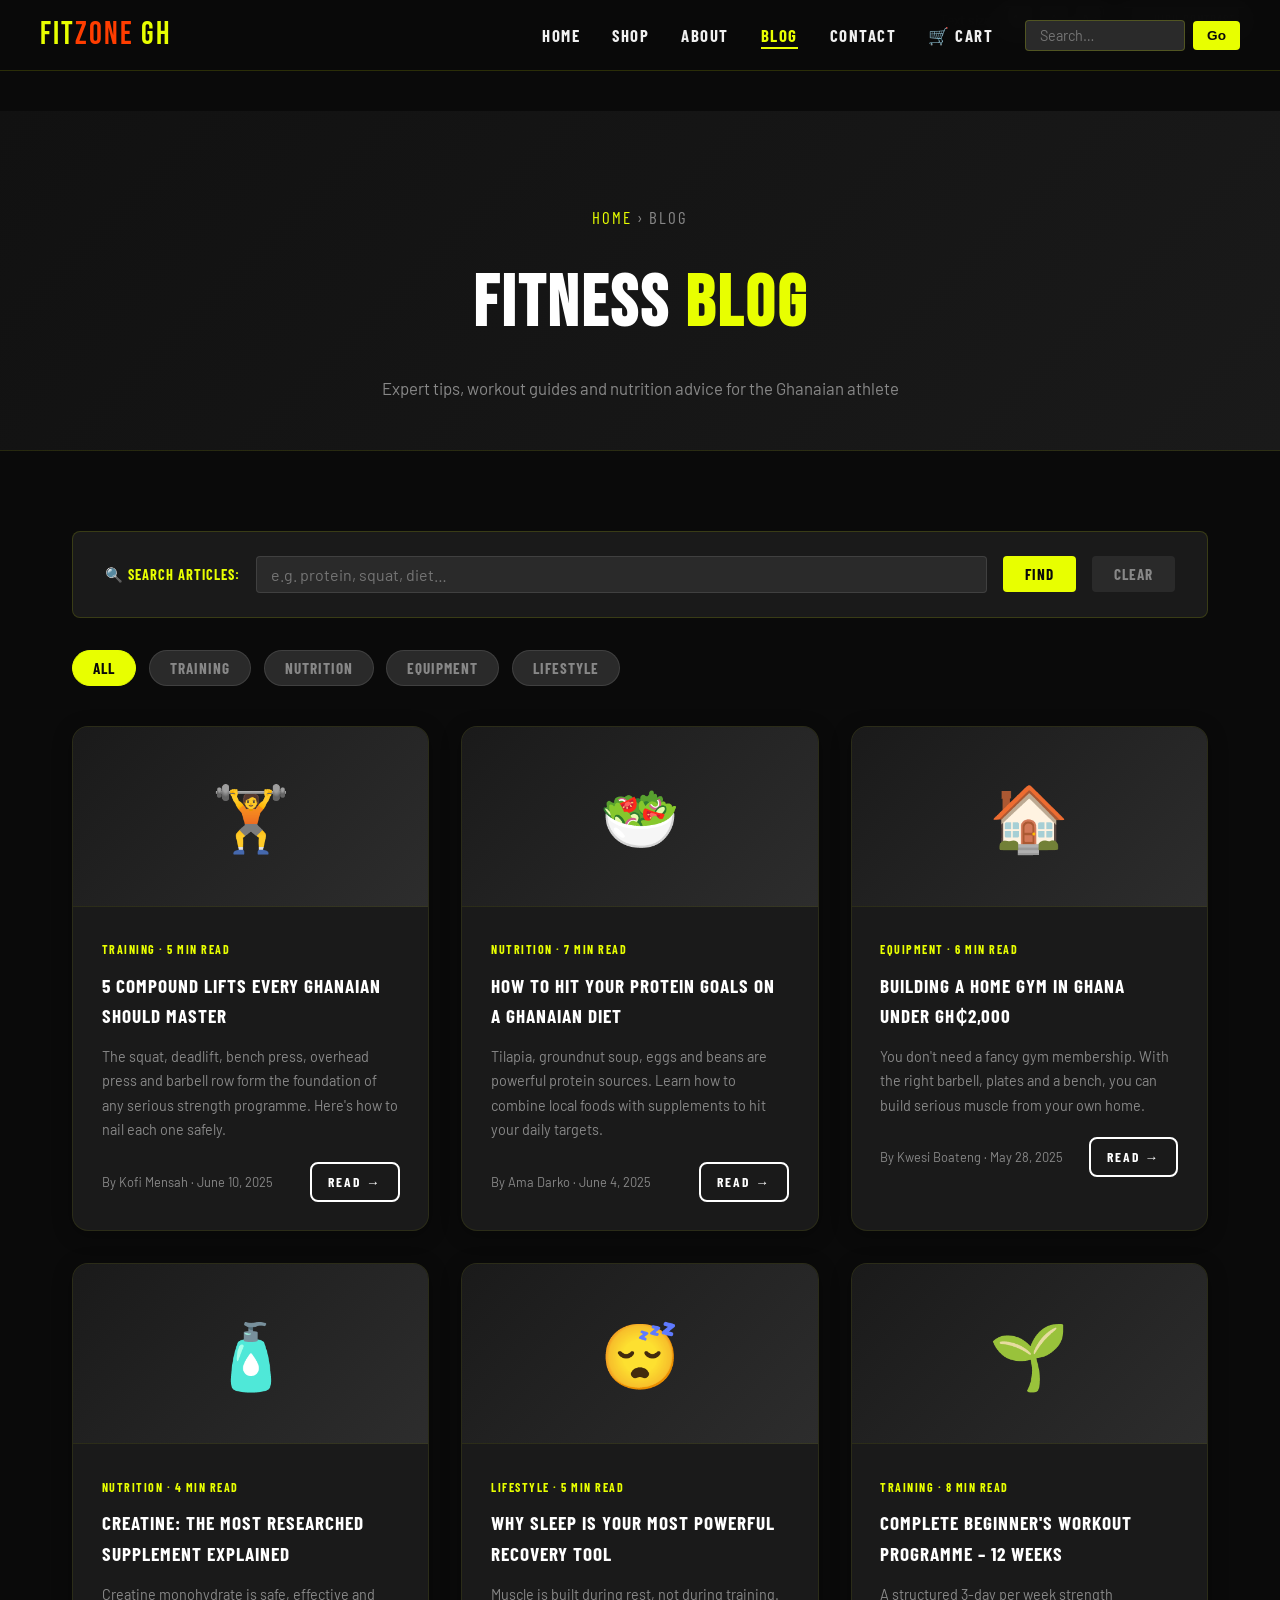
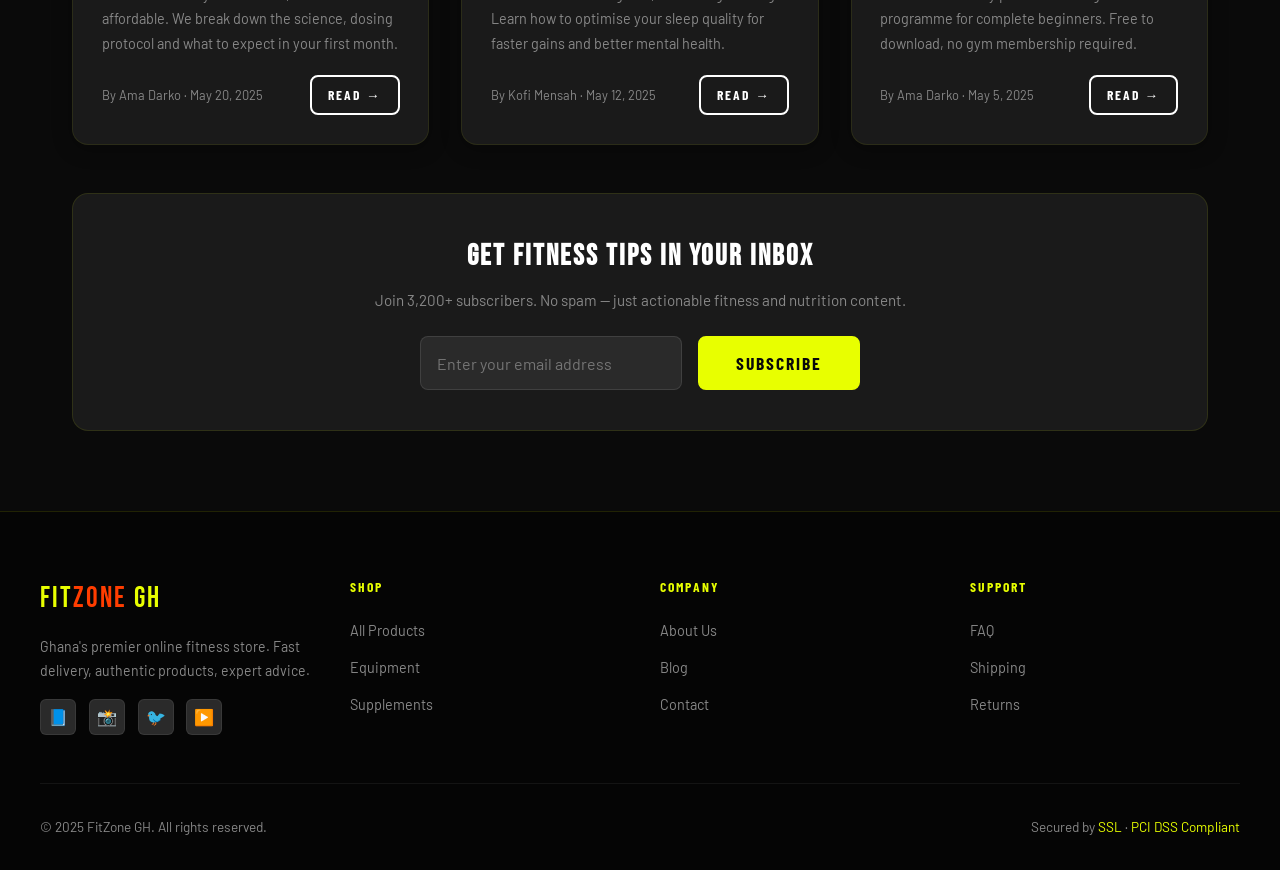
<file: blog.html>
<!DOCTYPE html>
<html lang="en">
<head>
  <meta charset="UTF-8">
  <meta name="viewport" content="width=device-width, initial-scale=1.0">
  <meta name="description" content="FitZone GH Blog – Expert fitness tips, nutrition guides, workout routines and product reviews tailored for Ghanaian athletes.">
  <title>Blog – FitZone GH</title>
  <link rel="stylesheet" href="css/style.css">
</head>
<body>

  <a href="#main-content" class="skip-link">Skip to main content</a>

  <div style="background:#0a0a0a;padding:6px 2rem;display:flex;justify-content:flex-end;align-items:center;gap:1rem;border-bottom:1px solid rgba(255,255,255,0.05);">
    <div class="font-controls" aria-label="Text size controls">
      <span>Text size:</span>
      <button onclick="changeFontSize(-1)" aria-label="Decrease text size">A-</button>
      <button onclick="changeFontSize(0)"  aria-label="Reset text size">A</button>
      <button onclick="changeFontSize(1)"  aria-label="Increase text size">A+</button>
    </div>
    <button onclick="toggleContrast()" style="background:var(--mid);border:1px solid rgba(255,255,255,0.1);color:var(--text);padding:4px 12px;border-radius:4px;cursor:pointer;font-size:0.8rem;font-family:var(--font-cond);letter-spacing:1px;text-transform:uppercase;" aria-label="Toggle high contrast mode">⬛ High Contrast</button>
  </div>

  <header role="banner">
    <nav class="nav-inner" aria-label="Main navigation">
      <a href="index.html" class="logo" aria-label="FitZone GH Home">FIT<span>ZONE</span> GH</a>
      <button class="nav-toggle" id="navToggle" aria-controls="navLinks" aria-expanded="false" aria-label="Toggle navigation menu">
        <span></span><span></span><span></span>
      </button>
      <ul class="nav-links" id="navLinks" role="list">
        <li><a href="index.html">Home</a></li>
        <li><a href="products.html">Shop</a></li>
        <li><a href="about.html">About</a></li>
        <li><a href="blog.html" class="active" aria-current="page">Blog</a></li>
        <li><a href="contact.html">Contact</a></li>
        <li><a href="cart.html" aria-label="Shopping cart">🛒 Cart</a></li>
        <li class="nav-search">
          <input type="search" id="navSearch" placeholder="Search…" aria-label="Search products">
          <button onclick="doNavSearch()" aria-label="Submit search">Go</button>
        </li>
      </ul>
    </nav>
  </header>

  <main id="main-content" class="page-wrapper">

    <section class="page-hero" aria-label="Blog page header">
      <p class="breadcrumb"><a href="index.html">Home</a> › Blog</p>
      <h1>Fitness <span>Blog</span></h1>
      <p>Expert tips, workout guides and nutrition advice for the Ghanaian athlete</p>
    </section>

    <div class="section">

      <!-- On-page search -->
      <div class="search-bar-wrapper" role="search">
        <label for="pageSearch">🔍 Search articles:</label>
        <input type="search" id="pageSearch" placeholder="e.g. protein, squat, diet…" aria-label="Search blog articles">
        <button onclick="searchPage()" aria-label="Search">Find</button>
        <button onclick="clearSearch()" style="background:var(--mid);color:var(--text-muted);" aria-label="Clear search">Clear</button>
      </div>

      <!-- Blog filter -->
      <div class="filter-bar" role="group" aria-label="Filter blog posts by topic">
        <button class="filter-btn active" onclick="filterPosts('all',this)"         aria-pressed="true">All</button>
        <button class="filter-btn"        onclick="filterPosts('training',this)"    aria-pressed="false">Training</button>
        <button class="filter-btn"        onclick="filterPosts('nutrition',this)"   aria-pressed="false">Nutrition</button>
        <button class="filter-btn"        onclick="filterPosts('equipment',this)"   aria-pressed="false">Equipment</button>
        <button class="filter-btn"        onclick="filterPosts('lifestyle',this)"   aria-pressed="false">Lifestyle</button>
      </div>

      <!-- Blog Grid -->
      <div style="display:grid;grid-template-columns:repeat(auto-fill,minmax(300px,1fr));gap:2rem;" id="blogGrid" aria-label="Blog articles">

        <article class="card" data-topic="training" style="padding:0;overflow:hidden;">
          <div style="height:180px;background:linear-gradient(135deg,#1a1a1a 0%,#2d2d2d 100%);display:flex;align-items:center;justify-content:center;font-size:4rem;border-bottom:1px solid rgba(232,255,0,0.08);" aria-label="Strength training article image">🏋️</div>
          <div style="padding:1.8rem;">
            <span style="font-size:0.75rem;text-transform:uppercase;letter-spacing:1.5px;color:var(--primary);font-family:var(--font-cond);font-weight:700;">Training · 5 min read</span>
            <h3 style="margin:0.6rem 0 0.8rem;font-size:1.2rem;">5 Compound Lifts Every Ghanaian Should Master</h3>
            <p style="color:var(--text-muted);font-size:0.9rem;line-height:1.7;margin-bottom:1.2rem;">The squat, deadlift, bench press, overhead press and barbell row form the foundation of any serious strength programme. Here's how to nail each one safely.</p>
            <div style="display:flex;justify-content:space-between;align-items:center;">
              <span style="font-size:0.8rem;color:var(--text-muted);">By Kofi Mensah · June 10, 2025</span>
              <a href="#" class="btn btn-outline" style="padding:7px 16px;font-size:0.85rem;" aria-label="Read full article: 5 Compound Lifts">Read →</a>
            </div>
          </div>
        </article>

        <article class="card" data-topic="nutrition" style="padding:0;overflow:hidden;">
          <div style="height:180px;background:linear-gradient(135deg,#1a1a1a 0%,#2d2d2d 100%);display:flex;align-items:center;justify-content:center;font-size:4rem;border-bottom:1px solid rgba(232,255,0,0.08);" aria-label="Nutrition article image">🥗</div>
          <div style="padding:1.8rem;">
            <span style="font-size:0.75rem;text-transform:uppercase;letter-spacing:1.5px;color:var(--primary);font-family:var(--font-cond);font-weight:700;">Nutrition · 7 min read</span>
            <h3 style="margin:0.6rem 0 0.8rem;font-size:1.2rem;">How to Hit Your Protein Goals on a Ghanaian Diet</h3>
            <p style="color:var(--text-muted);font-size:0.9rem;line-height:1.7;margin-bottom:1.2rem;">Tilapia, groundnut soup, eggs and beans are powerful protein sources. Learn how to combine local foods with supplements to hit your daily targets.</p>
            <div style="display:flex;justify-content:space-between;align-items:center;">
              <span style="font-size:0.8rem;color:var(--text-muted);">By Ama Darko · June 4, 2025</span>
              <a href="#" class="btn btn-outline" style="padding:7px 16px;font-size:0.85rem;" aria-label="Read full article: Protein Goals on Ghanaian Diet">Read →</a>
            </div>
          </div>
        </article>

        <article class="card" data-topic="equipment" style="padding:0;overflow:hidden;">
          <div style="height:180px;background:linear-gradient(135deg,#1a1a1a 0%,#2d2d2d 100%);display:flex;align-items:center;justify-content:center;font-size:4rem;border-bottom:1px solid rgba(232,255,0,0.08);" aria-label="Equipment article image">🏠</div>
          <div style="padding:1.8rem;">
            <span style="font-size:0.75rem;text-transform:uppercase;letter-spacing:1.5px;color:var(--primary);font-family:var(--font-cond);font-weight:700;">Equipment · 6 min read</span>
            <h3 style="margin:0.6rem 0 0.8rem;font-size:1.2rem;">Building a Home Gym in Ghana Under GH₵2,000</h3>
            <p style="color:var(--text-muted);font-size:0.9rem;line-height:1.7;margin-bottom:1.2rem;">You don't need a fancy gym membership. With the right barbell, plates and a bench, you can build serious muscle from your own home.</p>
            <div style="display:flex;justify-content:space-between;align-items:center;">
              <span style="font-size:0.8rem;color:var(--text-muted);">By Kwesi Boateng · May 28, 2025</span>
              <a href="#" class="btn btn-outline" style="padding:7px 16px;font-size:0.85rem;" aria-label="Read full article: Home Gym Under 2000">Read →</a>
            </div>
          </div>
        </article>

        <article class="card" data-topic="nutrition" style="padding:0;overflow:hidden;">
          <div style="height:180px;background:linear-gradient(135deg,#1a1a1a 0%,#2d2d2d 100%);display:flex;align-items:center;justify-content:center;font-size:4rem;border-bottom:1px solid rgba(232,255,0,0.08);" aria-label="Supplements article image">🧴</div>
          <div style="padding:1.8rem;">
            <span style="font-size:0.75rem;text-transform:uppercase;letter-spacing:1.5px;color:var(--primary);font-family:var(--font-cond);font-weight:700;">Nutrition · 4 min read</span>
            <h3 style="margin:0.6rem 0 0.8rem;font-size:1.2rem;">Creatine: The Most Researched Supplement Explained</h3>
            <p style="color:var(--text-muted);font-size:0.9rem;line-height:1.7;margin-bottom:1.2rem;">Creatine monohydrate is safe, effective and affordable. We break down the science, dosing protocol and what to expect in your first month.</p>
            <div style="display:flex;justify-content:space-between;align-items:center;">
              <span style="font-size:0.8rem;color:var(--text-muted);">By Ama Darko · May 20, 2025</span>
              <a href="#" class="btn btn-outline" style="padding:7px 16px;font-size:0.85rem;" aria-label="Read full article: Creatine Explained">Read →</a>
            </div>
          </div>
        </article>

        <article class="card" data-topic="lifestyle" style="padding:0;overflow:hidden;">
          <div style="height:180px;background:linear-gradient(135deg,#1a1a1a 0%,#2d2d2d 100%);display:flex;align-items:center;justify-content:center;font-size:4rem;border-bottom:1px solid rgba(232,255,0,0.08);" aria-label="Sleep and recovery article image">😴</div>
          <div style="padding:1.8rem;">
            <span style="font-size:0.75rem;text-transform:uppercase;letter-spacing:1.5px;color:var(--primary);font-family:var(--font-cond);font-weight:700;">Lifestyle · 5 min read</span>
            <h3 style="margin:0.6rem 0 0.8rem;font-size:1.2rem;">Why Sleep is Your Most Powerful Recovery Tool</h3>
            <p style="color:var(--text-muted);font-size:0.9rem;line-height:1.7;margin-bottom:1.2rem;">Muscle is built during rest, not during training. Learn how to optimise your sleep quality for faster gains and better mental health.</p>
            <div style="display:flex;justify-content:space-between;align-items:center;">
              <span style="font-size:0.8rem;color:var(--text-muted);">By Kofi Mensah · May 12, 2025</span>
              <a href="#" class="btn btn-outline" style="padding:7px 16px;font-size:0.85rem;" aria-label="Read full article: Sleep and Recovery">Read →</a>
            </div>
          </div>
        </article>

        <article class="card" data-topic="training" style="padding:0;overflow:hidden;">
          <div style="height:180px;background:linear-gradient(135deg,#1a1a1a 0%,#2d2d2d 100%);display:flex;align-items:center;justify-content:center;font-size:4rem;border-bottom:1px solid rgba(232,255,0,0.08);" aria-label="Beginner training article image">🌱</div>
          <div style="padding:1.8rem;">
            <span style="font-size:0.75rem;text-transform:uppercase;letter-spacing:1.5px;color:var(--primary);font-family:var(--font-cond);font-weight:700;">Training · 8 min read</span>
            <h3 style="margin:0.6rem 0 0.8rem;font-size:1.2rem;">Complete Beginner's Workout Programme – 12 Weeks</h3>
            <p style="color:var(--text-muted);font-size:0.9rem;line-height:1.7;margin-bottom:1.2rem;">A structured 3-day per week strength programme for complete beginners. Free to download, no gym membership required.</p>
            <div style="display:flex;justify-content:space-between;align-items:center;">
              <span style="font-size:0.8rem;color:var(--text-muted);">By Ama Darko · May 5, 2025</span>
              <a href="#" class="btn btn-outline" style="padding:7px 16px;font-size:0.85rem;" aria-label="Read full article: Beginner Workout Programme">Read →</a>
            </div>
          </div>
        </article>

      </div><!-- /blogGrid -->

      <!-- Newsletter signup -->
      <div style="background:var(--dark3);border:1px solid rgba(232,255,0,0.1);border-radius:var(--radius-lg);padding:2.5rem;margin-top:3rem;text-align:center;">
        <h3 style="font-family:var(--font-display);font-size:1.8rem;letter-spacing:2px;color:var(--white);margin-bottom:0.5rem;">
          GET FITNESS TIPS IN YOUR INBOX
        </h3>
        <p style="color:var(--text-muted);margin-bottom:1.5rem;font-size:0.95rem;">Join 3,200+ subscribers. No spam — just actionable fitness and nutrition content.</p>
        <form onsubmit="subscribeNewsletter(event)" style="display:flex;gap:1rem;max-width:440px;margin:0 auto;flex-wrap:wrap;" aria-label="Newsletter signup form">
          <input type="email" id="nlEmail" placeholder="Enter your email address" required
                 style="flex:1;min-width:220px;background:var(--mid);border:1px solid rgba(255,255,255,0.1);border-radius:var(--radius);color:var(--text);padding:12px 16px;font-family:var(--font-body);font-size:1rem;outline:none;"
                 aria-label="Email address for newsletter">
          <button type="submit" class="btn btn-primary" aria-label="Subscribe to newsletter">Subscribe</button>
        </form>
      </div>

    </div><!-- /section -->
  </main>

  <footer role="contentinfo">
    <div class="footer-inner">
      <div class="footer-brand">
        <div class="logo">FIT<span>ZONE</span> GH</div>
        <p>Ghana's premier online fitness store. Fast delivery, authentic products, expert advice.</p>
        <div class="footer-social">
          <a href="https://facebook.com"  target="_blank" rel="noopener" aria-label="Facebook">📘</a>
          <a href="https://instagram.com" target="_blank" rel="noopener" aria-label="Instagram">📸</a>
          <a href="https://twitter.com"   target="_blank" rel="noopener" aria-label="Twitter">🐦</a>
          <a href="https://youtube.com"   target="_blank" rel="noopener" aria-label="YouTube">▶️</a>
        </div>
      </div>
      <nav class="footer-col" aria-label="Shop navigation"><h4>Shop</h4><ul><li><a href="products.html">All Products</a></li><li><a href="products.html">Equipment</a></li><li><a href="products.html">Supplements</a></li></ul></nav>
      <nav class="footer-col" aria-label="Company navigation"><h4>Company</h4><ul><li><a href="about.html">About Us</a></li><li><a href="blog.html">Blog</a></li><li><a href="contact.html">Contact</a></li></ul></nav>
      <nav class="footer-col" aria-label="Support navigation"><h4>Support</h4><ul><li><a href="contact.html">FAQ</a></li><li><a href="#">Shipping</a></li><li><a href="#">Returns</a></li></ul></nav>
    </div>
    <div class="footer-bottom">
      <span>© 2025 FitZone GH. All rights reserved.</span>
      <span>Secured by <a href="#">SSL</a> · <a href="#">PCI DSS Compliant</a></span>
    </div>
  </footer>

  <div class="toast" id="toast" role="alert" aria-live="polite"></div>

  <script>
    const toggle = document.getElementById('navToggle');
    const links  = document.getElementById('navLinks');
    toggle.addEventListener('click', () => {
      const open = links.classList.toggle('open');
      toggle.classList.toggle('open', open); toggle.setAttribute('aria-expanded', open);
    });
    function doNavSearch() {
      const q = document.getElementById('navSearch').value.trim();
      if (q) window.location.href = 'products.html?q=' + encodeURIComponent(q);
    }
    function filterPosts(topic, btn) {
      document.querySelectorAll('.filter-btn').forEach(b => { b.classList.remove('active'); b.setAttribute('aria-pressed','false'); });
      btn.classList.add('active'); btn.setAttribute('aria-pressed','true');
      document.querySelectorAll('#blogGrid article').forEach(card => {
        card.style.display = (topic === 'all' || card.dataset.topic === topic) ? '' : 'none';
      });
    }
    function subscribeNewsletter(e) {
      e.preventDefault();
      const email = document.getElementById('nlEmail').value;
      showToast(`✅ Subscribed! Welcome to FitZone updates.`);
      document.getElementById('nlEmail').value = '';
    }
    function searchPage() {
      clearSearch();
      const query = document.getElementById('pageSearch').value.trim().toLowerCase();
      if (!query) return;
      const walker = document.createTreeWalker(document.getElementById('blogGrid'), NodeFilter.SHOW_TEXT);
      const nodes = []; while (walker.nextNode()) nodes.push(walker.currentNode);
      let found = 0;
      nodes.forEach(node => {
        const idx = node.nodeValue.toLowerCase().indexOf(query);
        if (idx !== -1 && !['SCRIPT','BUTTON','A'].includes(node.parentElement.tagName)) {
          const span = document.createElement('mark');
          span.className = 'search-highlight'; span.setAttribute('data-search-mark','true');
          const range = document.createRange();
          range.setStart(node, idx); range.setEnd(node, idx + query.length);
          range.surroundContents(span);
          if (found === 0) span.scrollIntoView({ behavior:'smooth', block:'center' });
          found++;
        }
      });
      showToast(found ? `Found ${found} match${found>1?'es':''}` : 'No matches found');
    }
    function clearSearch() {
      document.querySelectorAll('[data-search-mark]').forEach(m => m.replaceWith(document.createTextNode(m.textContent)));
    }
    function showToast(msg) {
      const t = document.getElementById('toast'); t.textContent = msg; t.classList.add('show');
      setTimeout(() => t.classList.remove('show'), 2800);
    }
    const sizes = [12,14,16,18,20]; let sizeIdx = 2;
    function changeFontSize(dir) {
      if (dir===0) sizeIdx=2; else sizeIdx=Math.max(0,Math.min(4,sizeIdx+dir));
      document.documentElement.style.fontSize = sizes[sizeIdx]+'px';
    }
    function toggleContrast() {
      const r = document.documentElement.style;
      r.setProperty('--dark', r.getPropertyValue('--dark')==='#000000'?'#0A0A0A':'#000000');
    }
    document.getElementById('pageSearch').addEventListener('keydown', e => { if(e.key==='Enter') searchPage(); });
  </script>
</body>
</html>
</file>
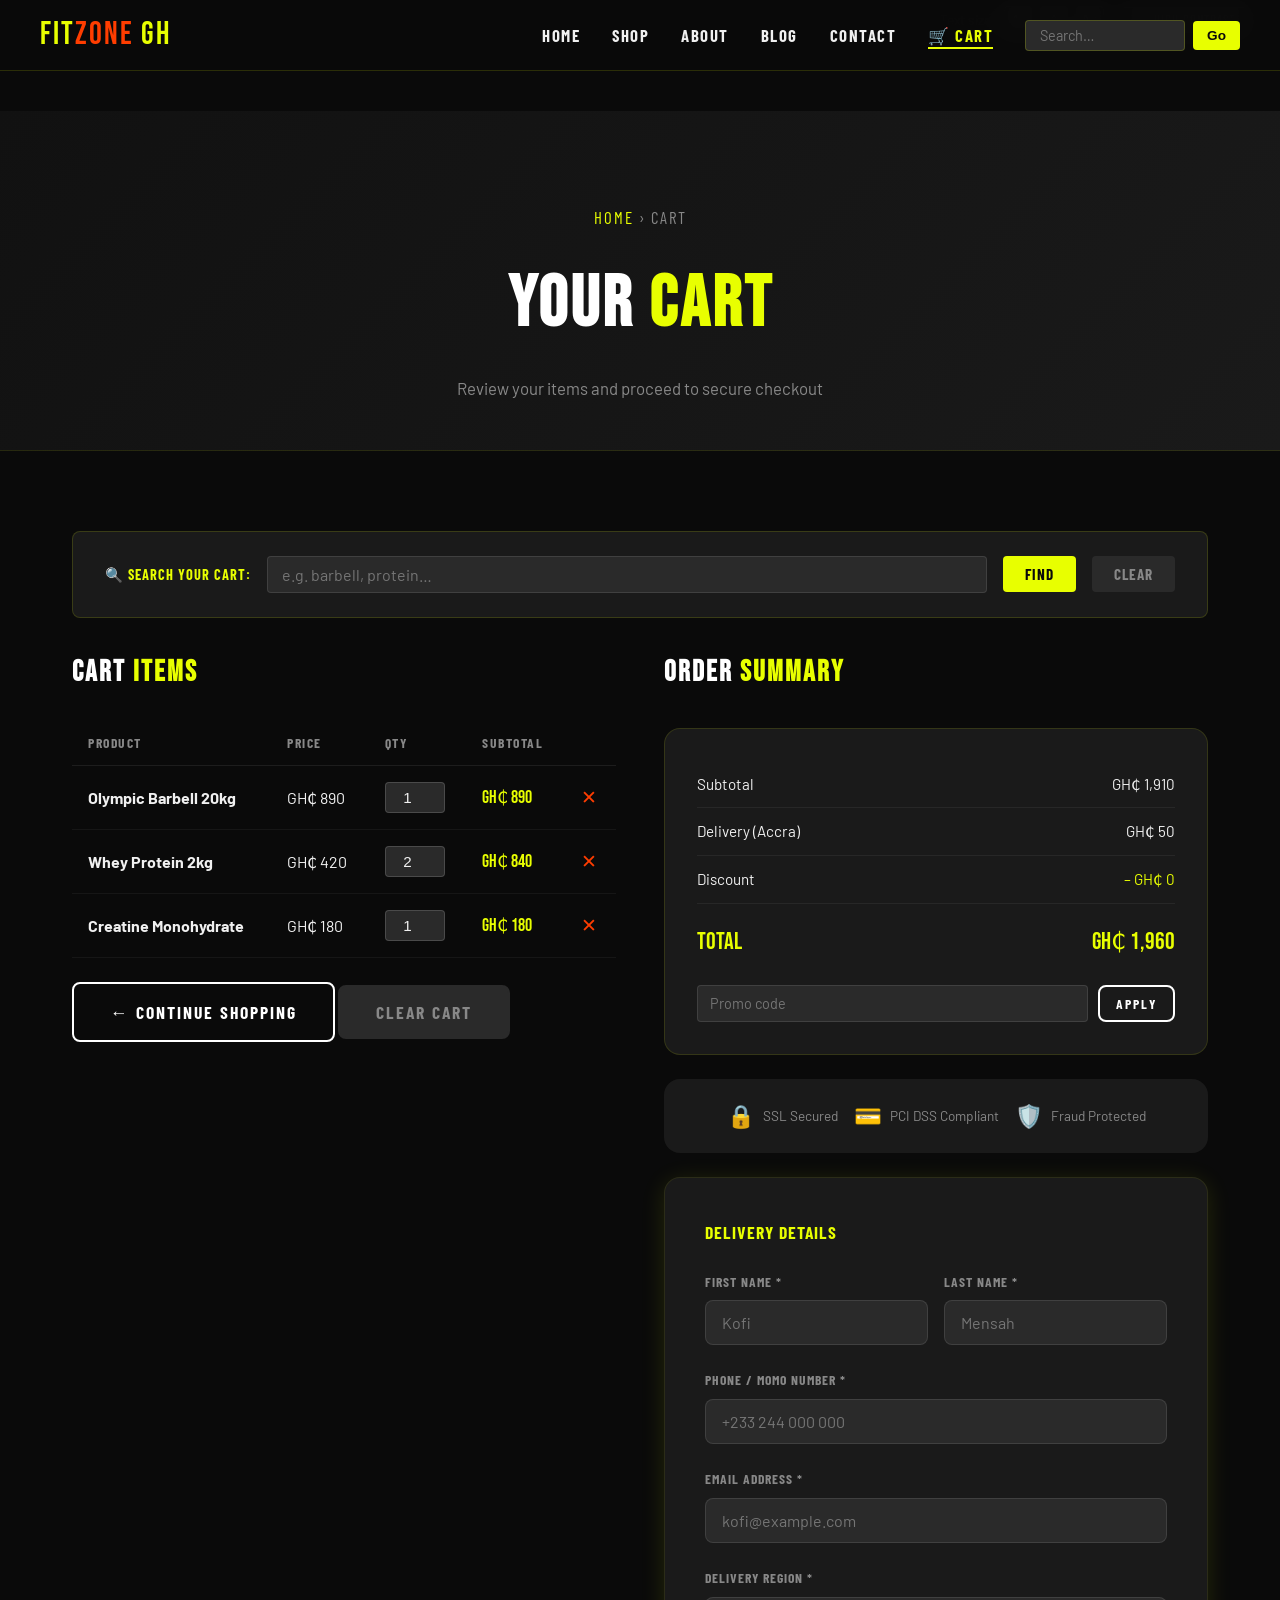
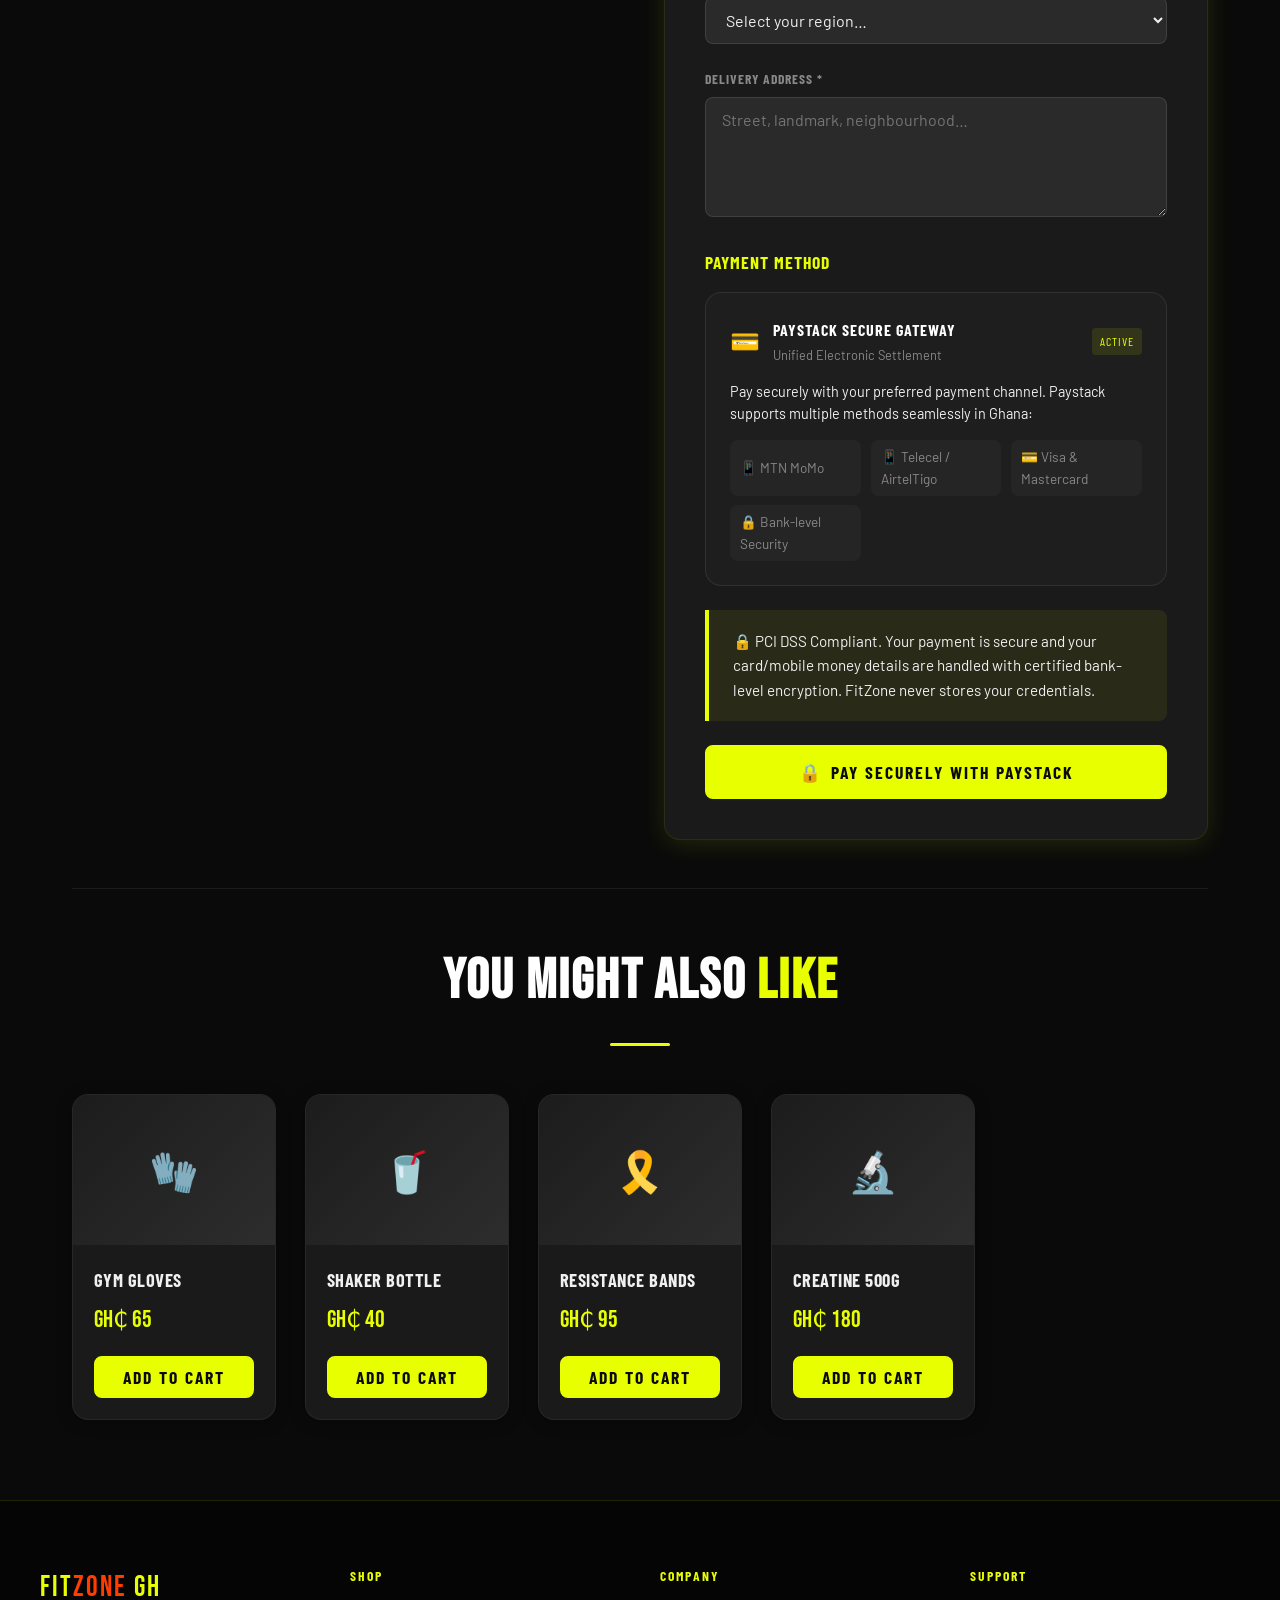
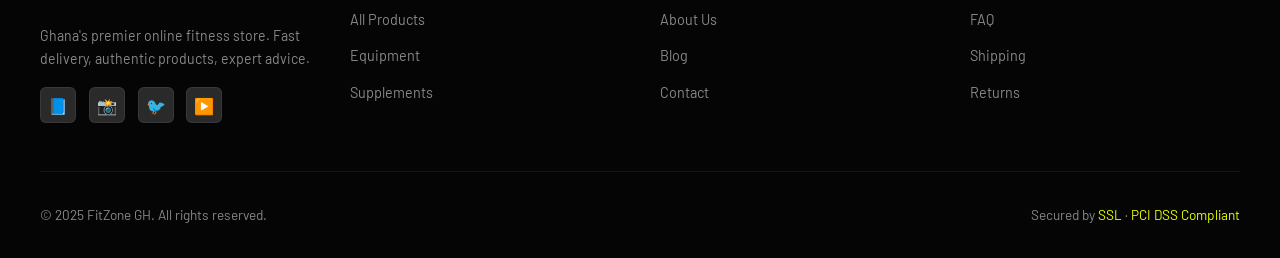
<file: cart.html>
<!DOCTYPE html>
<html lang="en">
<head>
  <meta charset="UTF-8">
  <meta name="viewport" content="width=device-width, initial-scale=1.0">
  <meta name="description" content="FitZone GH Shopping Cart – Review your items and checkout securely. PCI DSS compliant, SSL secured.">
  <title>Cart &amp; Checkout – FitZone GH</title>
  <link rel="stylesheet" href="css/style.css">
</head>
<body>

  <a href="#main-content" class="skip-link">Skip to main content</a>

  <div style="background:#0a0a0a;padding:6px 2rem;display:flex;justify-content:flex-end;align-items:center;gap:1rem;border-bottom:1px solid rgba(255,255,255,0.05);">
    <div class="font-controls" aria-label="Text size controls">
      <span>Text size:</span>
      <button onclick="changeFontSize(-1)" aria-label="Decrease text size">A-</button>
      <button onclick="changeFontSize(0)"  aria-label="Reset text size">A</button>
      <button onclick="changeFontSize(1)"  aria-label="Increase text size">A+</button>
    </div>
    <button onclick="toggleContrast()" style="background:var(--mid);border:1px solid rgba(255,255,255,0.1);color:var(--text);padding:4px 12px;border-radius:4px;cursor:pointer;font-size:0.8rem;font-family:var(--font-cond);letter-spacing:1px;text-transform:uppercase;" aria-label="Toggle high contrast mode">⬛ High Contrast</button>
  </div>

  <header role="banner">
    <nav class="nav-inner" aria-label="Main navigation">
      <a href="index.html" class="logo" aria-label="FitZone GH Home">FIT<span>ZONE</span> GH</a>
      <button class="nav-toggle" id="navToggle" aria-controls="navLinks" aria-expanded="false" aria-label="Toggle navigation menu">
        <span></span><span></span><span></span>
      </button>
      <ul class="nav-links" id="navLinks" role="list">
        <li><a href="index.html">Home</a></li>
        <li><a href="products.html">Shop</a></li>
        <li><a href="about.html">About</a></li>
        <li><a href="blog.html">Blog</a></li>
        <li><a href="contact.html">Contact</a></li>
        <li><a href="cart.html" class="active" aria-current="page">🛒 Cart</a></li>
        <li class="nav-search">
          <input type="search" id="navSearch" placeholder="Search…" aria-label="Search products">
          <button onclick="doNavSearch()" aria-label="Submit search">Go</button>
        </li>
      </ul>
    </nav>
  </header>

  <main id="main-content" class="page-wrapper">

    <section class="page-hero" aria-label="Cart page header">
      <p class="breadcrumb"><a href="index.html">Home</a> › Cart</p>
      <h1>Your <span>Cart</span></h1>
      <p>Review your items and proceed to secure checkout</p>
    </section>

    <div class="section">

      <!-- On-page search -->
      <div class="search-bar-wrapper" role="search">
        <label for="pageSearch">🔍 Search your cart:</label>
        <input type="search" id="pageSearch" placeholder="e.g. barbell, protein…" aria-label="Search cart items">
        <button onclick="searchPage()" aria-label="Search">Find</button>
        <button onclick="clearSearch()" style="background:var(--mid);color:var(--text-muted);" aria-label="Clear search">Clear</button>
      </div>

      <div class="two-col" style="align-items:start;" id="cartSection">

        <!-- Cart Items -->
        <div>
          <h2 style="font-family:var(--font-display);font-size:1.8rem;letter-spacing:2px;color:var(--white);margin-bottom:1.5rem;">CART <span style="color:var(--primary);">ITEMS</span></h2>

          <div id="cartEmpty" style="display:none;text-align:center;padding:3rem;background:var(--dark3);border-radius:var(--radius-lg);border:1px solid rgba(232,255,0,0.08);">
            <div style="font-size:4rem;margin-bottom:1rem;" aria-hidden="true">🛒</div>
            <h3 style="font-family:var(--font-cond);font-size:1.3rem;text-transform:uppercase;letter-spacing:1px;margin-bottom:0.8rem;">Your cart is empty</h3>
            <p style="color:var(--text-muted);margin-bottom:1.5rem;">Add some products to get started!</p>
            <a href="products.html" class="btn btn-primary">Browse Products</a>
          </div>

          <div id="cartTableWrapper" style="overflow-x:auto;">
            <table class="cart-table" id="cartTable" aria-label="Cart items">
              <thead>
                <tr>
                  <th scope="col">Product</th>
                  <th scope="col">Price</th>
                  <th scope="col">Qty</th>
                  <th scope="col">Subtotal</th>
                  <th scope="col"><span class="sr-only">Remove</span></th>
                </tr>
              </thead>
              <tbody id="cartBody"></tbody>
            </table>
          </div>

          <div id="cartActions" style="display:flex;gap:1rem;margin-top:1.5rem;flex-wrap:wrap;">
            <a href="products.html" class="btn btn-outline">← Continue Shopping</a>
            <button onclick="clearCart()" class="btn" style="background:var(--mid);color:var(--text-muted);border-color:var(--mid);" aria-label="Clear all items from cart">Clear Cart</button>
          </div>
        </div>

        <!-- Order Summary + Checkout -->
        <div>
          <h2 style="font-family:var(--font-display);font-size:1.8rem;letter-spacing:2px;color:var(--white);margin-bottom:1.5rem;">ORDER <span style="color:var(--primary);">SUMMARY</span></h2>

          <div class="cart-total" id="orderSummary" aria-label="Order total summary">
            <div class="cart-total-row"><span>Subtotal</span><span id="subtotalDisplay">GH₵ 0</span></div>
            <div class="cart-total-row"><span>Delivery (Accra)</span><span id="deliveryDisplay">GH₵ 50</span></div>
            <div class="cart-total-row"><span>Discount</span><span id="discountDisplay" style="color:var(--primary);">– GH₵ 0</span></div>
            <div class="cart-total-row grand"><span>TOTAL</span><span id="totalDisplay">GH₵ 50</span></div>
            <div style="margin-top:0.8rem;display:flex;gap:0.6rem;">
              <input type="text" id="promoCode" placeholder="Promo code" aria-label="Enter promo code"
                     style="flex:1;background:var(--mid);border:1px solid rgba(255,255,255,0.1);border-radius:4px;color:var(--text);padding:8px 12px;font-family:var(--font-body);font-size:0.9rem;outline:none;">
              <button onclick="applyPromo()" class="btn btn-outline" style="padding:8px 16px;font-size:0.85rem;" aria-label="Apply promo code">Apply</button>
            </div>
          </div>

          <!-- Security badges -->
          <div class="trust-badges" style="margin:1.5rem 0;padding:1.2rem;flex-wrap:wrap;gap:1rem;" role="list" aria-label="Security assurances">
            <div class="trust-badge" role="listitem"><span>🔒</span> SSL Secured</div>
            <div class="trust-badge" role="listitem"><span>💳</span> PCI DSS Compliant</div>
            <div class="trust-badge" role="listitem"><span>🛡️</span> Fraud Protected</div>
          </div>

          <!-- Checkout Form -->
          <div class="form-wrapper" style="margin:0;max-width:100%;" aria-label="Checkout details form">
            <h3 style="font-family:var(--font-cond);font-size:1.1rem;text-transform:uppercase;letter-spacing:1px;color:var(--primary);margin-bottom:1.5rem;">Delivery Details</h3>
            <form id="checkoutForm" onsubmit="placeOrder(event)" novalidate aria-label="Checkout form">
              <div class="form-row">
                <div class="form-group">
                  <label for="chkFirst">First Name *</label>
                  <input type="text" id="chkFirst" required aria-required="true" autocomplete="given-name" placeholder="Kofi">
                </div>
                <div class="form-group">
                  <label for="chkLast">Last Name *</label>
                  <input type="text" id="chkLast" required aria-required="true" autocomplete="family-name" placeholder="Mensah">
                </div>
              </div>
              <div class="form-group">
                <label for="chkPhone">Phone / MoMo Number *</label>
                <input type="tel" id="chkPhone" required aria-required="true" autocomplete="tel" placeholder="+233 244 000 000">
              </div>
              <div class="form-group">
                <label for="chkEmail">Email Address *</label>
                <input type="email" id="chkEmail" required aria-required="true" autocomplete="email" placeholder="kofi@example.com">
              </div>
              <div class="form-group">
                <label for="chkRegion">Delivery Region *</label>
                <select id="chkRegion" required aria-required="true" onchange="updateDelivery(this.value)">
                  <option value="" disabled selected>Select your region…</option>
                  <option value="accra">Greater Accra (GH₵ 30)</option>
                  <option value="ashanti">Ashanti Region (GH₵ 60)</option>
                  <option value="western">Western Region (GH₵ 70)</option>
                  <option value="central">Central Region (GH₵ 65)</option>
                  <option value="volta">Volta Region (GH₵ 75)</option>
                  <option value="eastern">Eastern Region (GH₵ 65)</option>
                  <option value="northern">Northern Region (GH₵ 90)</option>
                  <option value="other">Other Regions (GH₵ 100)</option>
                </select>
              </div>
              <div class="form-group">
                <label for="chkAddress">Delivery Address *</label>
                <textarea id="chkAddress" required aria-required="true" rows="3" placeholder="Street, landmark, neighbourhood…"></textarea>
              </div>

              <h3 style="font-family:var(--font-cond);font-size:1.1rem;text-transform:uppercase;letter-spacing:1px;color:var(--primary);margin:1.5rem 0 1rem;">Payment Method</h3>
              <div style="background:rgba(255,255,255,0.02);border:1px solid rgba(255,255,255,0.08);padding:1.5rem;border-radius:var(--radius-lg);margin-bottom:1.5rem;position:relative;overflow:hidden;">
                <!-- Subtle gradient background pattern -->
                <div style="position:absolute;top:-50%;right:-50%;width:150px;height:150px;background:radial-gradient(circle, rgba(232,255,0,0.05) 0%, transparent 70%);pointer-events:none;"></div>
                
                <div style="display:flex;align-items:center;justify-content:space-between;margin-bottom:1rem;">
                  <div style="display:flex;align-items:center;gap:0.8rem;">
                    <span style="font-size:1.5rem;" aria-hidden="true">💳</span>
                    <div>
                      <h4 style="font-family:var(--font-cond);text-transform:uppercase;color:var(--white);margin:0;font-size:1rem;letter-spacing:1px;">Paystack Secure Gateway</h4>
                      <p style="font-size:0.8rem;color:var(--text-muted);margin:2px 0 0 0;">Unified Electronic Settlement</p>
                    </div>
                  </div>
                  <!-- Secure active badge -->
                  <span style="font-size:0.75rem;background:rgba(232,255,0,0.1);color:var(--primary);padding:4px 8px;border-radius:4px;font-family:var(--font-cond);text-transform:uppercase;letter-spacing:1px;">Active</span>
                </div>
                
                <p style="font-size:0.9rem;color:var(--text);line-height:1.5;margin-bottom:1rem;">
                  Pay securely with your preferred payment channel. Paystack supports multiple methods seamlessly in Ghana:
                </p>
                
                <div style="display:grid;grid-template-columns:repeat(auto-fit, minmax(130px, 1fr));gap:0.6rem;font-size:0.85rem;">
                  <div style="display:flex;align-items:center;gap:0.4rem;color:var(--text-muted);background:rgba(255,255,255,0.03);padding:6px 10px;border-radius:var(--radius);">
                    📱 MTN MoMo
                  </div>
                  <div style="display:flex;align-items:center;gap:0.4rem;color:var(--text-muted);background:rgba(255,255,255,0.03);padding:6px 10px;border-radius:var(--radius);">
                    📱 Telecel / AirtelTigo
                  </div>
                  <div style="display:flex;align-items:center;gap:0.4rem;color:var(--text-muted);background:rgba(255,255,255,0.03);padding:6px 10px;border-radius:var(--radius);">
                    💳 Visa &amp; Mastercard
                  </div>
                  <div style="display:flex;align-items:center;gap:0.4rem;color:var(--text-muted);background:rgba(255,255,255,0.03);padding:6px 10px;border-radius:var(--radius);">
                    🔒 Bank-level Security
                  </div>
                </div>
              </div>

              <div class="info-box" role="note" style="margin-bottom:1.5rem;">
                <p>🔒 PCI DSS Compliant. Your payment is secure and your card/mobile money details are handled with certified bank-level encryption. FitZone never stores your credentials.</p>
              </div>

              <!-- Checkout Action Button -->
              <button type="submit" id="checkoutBtn" class="btn btn-primary" style="width:100%;font-size:1.1rem;margin-top:1.2rem;display:flex;justify-content:center;align-items:center;gap:0.5rem;" aria-label="Pay securely with Paystack">
                <span>🔒</span> Pay Securely with Paystack
              </button>
            </form>
          </div>
        </div>

      </div><!-- /two-col -->

      <!-- Recommended products -->
      <hr class="separator">
      <div class="section-header" style="margin-top:2rem;">
        <h2>You Might Also <span>Like</span></h2>
        <div class="divider"></div>
      </div>
      <div class="product-grid" style="grid-template-columns:repeat(auto-fill,minmax(200px,1fr));">
        <article class="product-card">
          <div class="product-img" style="height:150px;background:linear-gradient(135deg,#1c1c1c,#2d2d2d);font-size:2.5rem;" aria-label="Gym Gloves">🧤</div>
          <div class="product-info">
            <h3>Gym Gloves</h3>
            <div class="price">GH₵ 65</div>
            <button class="btn btn-primary" style="width:100%;padding:8px;" onclick="addToCart('Gym Gloves',65)" aria-label="Add Gym Gloves to cart">Add to Cart</button>
          </div>
        </article>
        <article class="product-card">
          <div class="product-img" style="height:150px;background:linear-gradient(135deg,#1c1c1c,#2d2d2d);font-size:2.5rem;" aria-label="Shaker Bottle">🥤</div>
          <div class="product-info">
            <h3>Shaker Bottle</h3>
            <div class="price">GH₵ 40</div>
            <button class="btn btn-primary" style="width:100%;padding:8px;" onclick="addToCart('Shaker Bottle',40)" aria-label="Add Shaker Bottle to cart">Add to Cart</button>
          </div>
        </article>
        <article class="product-card">
          <div class="product-img" style="height:150px;background:linear-gradient(135deg,#1c1c1c,#2d2d2d);font-size:2.5rem;" aria-label="Resistance Band Set">🎗️</div>
          <div class="product-info">
            <h3>Resistance Bands</h3>
            <div class="price">GH₵ 95</div>
            <button class="btn btn-primary" style="width:100%;padding:8px;" onclick="addToCart('Resistance Bands',95)" aria-label="Add Resistance Bands to cart">Add to Cart</button>
          </div>
        </article>
        <article class="product-card">
          <div class="product-img" style="height:150px;background:linear-gradient(135deg,#1c1c1c,#2d2d2d);font-size:2.5rem;" aria-label="Creatine Monohydrate">🔬</div>
          <div class="product-info">
            <h3>Creatine 500g</h3>
            <div class="price">GH₵ 180</div>
            <button class="btn btn-primary" style="width:100%;padding:8px;" onclick="addToCart('Creatine 500g',180)" aria-label="Add Creatine to cart">Add to Cart</button>
          </div>
        </article>
      </div>

    </div>
  </main>

  <footer role="contentinfo">
    <div class="footer-inner">
      <div class="footer-brand">
        <div class="logo">FIT<span>ZONE</span> GH</div>
        <p>Ghana's premier online fitness store. Fast delivery, authentic products, expert advice.</p>
        <div class="footer-social">
          <a href="https://facebook.com"  target="_blank" rel="noopener" aria-label="Facebook">📘</a>
          <a href="https://instagram.com" target="_blank" rel="noopener" aria-label="Instagram">📸</a>
          <a href="https://twitter.com"   target="_blank" rel="noopener" aria-label="Twitter">🐦</a>
          <a href="https://youtube.com"   target="_blank" rel="noopener" aria-label="YouTube">▶️</a>
        </div>
      </div>
      <nav class="footer-col" aria-label="Shop navigation"><h4>Shop</h4><ul><li><a href="products.html">All Products</a></li><li><a href="products.html">Equipment</a></li><li><a href="products.html">Supplements</a></li></ul></nav>
      <nav class="footer-col" aria-label="Company navigation"><h4>Company</h4><ul><li><a href="about.html">About Us</a></li><li><a href="blog.html">Blog</a></li><li><a href="contact.html">Contact</a></li></ul></nav>
      <nav class="footer-col" aria-label="Support navigation"><h4>Support</h4><ul><li><a href="contact.html">FAQ</a></li><li><a href="#">Shipping</a></li><li><a href="#">Returns</a></li></ul></nav>
    </div>
    <div class="footer-bottom">
      <span>© 2025 FitZone GH. All rights reserved.</span>
      <span>Secured by <a href="#">SSL</a> · <a href="#">PCI DSS Compliant</a></span>
    </div>
  </footer>

  <div class="toast" id="toast" role="alert" aria-live="polite"></div>

  <!-- Paystack Inline Popup SDK -->
  <script src="https://js.paystack.co/v1/inline.js"></script>

  <script>
    // Nav
    const toggle = document.getElementById('navToggle');
    const links  = document.getElementById('navLinks');
    toggle.addEventListener('click', () => {
      const open = links.classList.toggle('open');
      toggle.classList.toggle('open', open); toggle.setAttribute('aria-expanded', open);
    });
    function doNavSearch() {
      const q = document.getElementById('navSearch').value.trim();
      if (q) window.location.href = 'products.html?q=' + encodeURIComponent(q);
    }

    // Cart data — using in-memory object (no localStorage per platform rules)
    let cart = [
      { name: 'Olympic Barbell 20kg', price: 890, qty: 1 },
      { name: 'Whey Protein 2kg',     price: 420, qty: 2 },
      { name: 'Creatine Monohydrate', price: 180, qty: 1 }
    ];
    let deliveryCost = 50;
    let discount = 0;

    function renderCart() {
      const body = document.getElementById('cartBody');
      const empty = document.getElementById('cartEmpty');
      const wrapper = document.getElementById('cartTableWrapper');
      const actions = document.getElementById('cartActions');
      if (cart.length === 0) {
        empty.style.display = 'block'; wrapper.style.display = 'none'; actions.style.display = 'none';
      } else {
        empty.style.display = 'none'; wrapper.style.display = ''; actions.style.display = '';
        body.innerHTML = cart.map((item, i) => `
          <tr>
            <td data-label="Product"><strong>${item.name}</strong></td>
            <td data-label="Price">GH₵ ${item.price.toLocaleString()}</td>
            <td data-label="Qty"><input class="qty-input" type="number" min="1" max="99" value="${item.qty}"
                       onchange="updateQty(${i}, this.value)"
                       aria-label="Quantity for ${item.name}"></td>
            <td data-label="Subtotal" style="color:var(--primary);font-family:var(--font-display);font-size:1.1rem;">
              GH₵ ${(item.price * item.qty).toLocaleString()}
            </td>
            <td><button onclick="removeItem(${i})" style="background:none;border:none;color:var(--accent);cursor:pointer;font-size:1.2rem;" aria-label="Remove ${item.name} from cart" title="Remove">✕</button></td>
          </tr>`).join('');
      }
      updateTotals();
    }

    function updateQty(i, val) {
      const n = Math.max(1, parseInt(val) || 1);
      cart[i].qty = n; renderCart();
    }
    function removeItem(i) {
      const name = cart[i].name; cart.splice(i, 1); renderCart();
      showToast(`Removed ${name} from cart`);
    }
    function clearCart() {
      cart = []; renderCart(); showToast('Cart cleared');
    }
    function addToCart(name, price) {
      const ex = cart.find(i => i.name === name);
      if (ex) ex.qty++; else cart.push({ name, price, qty: 1 });
      renderCart(); showToast(`✅ ${name} added!`);
    }
    function updateTotals() {
      const sub = cart.reduce((s, i) => s + i.price * i.qty, 0);
      const total = sub + deliveryCost - discount;
      document.getElementById('subtotalDisplay').textContent  = `GH₵ ${sub.toLocaleString()}`;
      document.getElementById('deliveryDisplay').textContent  = `GH₵ ${deliveryCost}`;
      document.getElementById('discountDisplay').textContent  = `– GH₵ ${discount}`;
      document.getElementById('totalDisplay').textContent     = `GH₵ ${Math.max(0,total).toLocaleString()}`;
    }
    function updateDelivery(region) {
      const costs = { accra:30, ashanti:60, western:70, central:65, volta:75, eastern:65, northern:90, other:100 };
      deliveryCost = costs[region] || 50; updateTotals();
    }
    function applyPromo() {
      const code = document.getElementById('promoCode').value.trim().toUpperCase();
      if (code === 'FITZONE10') { discount = Math.round(cart.reduce((s,i)=>s+i.price*i.qty,0)*0.10); showToast('✅ 10% discount applied!'); }
      else if (code === 'GHANA20') { discount = 200; showToast('✅ GH₵200 discount applied!'); }
      else { showToast('❌ Invalid promo code'); discount = 0; }
      updateTotals();
    }
    // Paystack Configuration
    const PAYSTACK_PUBLIC_KEY = 'pk_test_42e70f93b61d0e7567e919ccc9933d206c36accf'; // Replace with your actual Paystack Public Key

    function placeOrder(e) {
      e.preventDefault();
      if (cart.length === 0) {
        showToast('⚠️ Your cart is empty!');
        return;
      }
      const f = e.target;
      if (!f.chkFirst.value || !f.chkPhone.value || !f.chkEmail.value || !f.chkRegion.value || !f.chkAddress.value) {
        showToast('⚠️ Please fill in all delivery details.');
        return;
      }

      // Compute totals in GHS
      const subtotal = cart.reduce((s, i) => s + i.price * i.qty, 0);
      const total = subtotal + deliveryCost - discount;
      
      // Paystack amount must be in pesewas (GHS * 100)
      const paystackAmount = Math.round(total * 100);

      const email = f.chkEmail.value.trim();
      const phone = f.chkPhone.value.trim();
      const firstName = f.chkFirst.value.trim();
      const lastName = f.chkLast.value.trim();
      const region = document.getElementById('chkRegion').value;
      const address = f.chkAddress.value.trim();

      showToast('🔄 Initializing secure checkout...');

      try {
        if (typeof PaystackPop === 'undefined') {
          showToast('❌ Error: Paystack SDK failed to load. Please check your network.');
          return;
        }

        const handler = PaystackPop.setup({
          key: PAYSTACK_PUBLIC_KEY,
          email: email,
          amount: paystackAmount,
          currency: 'GHS',
          ref: 'FTZ-' + Math.floor((Math.random() * 1000000000) + 1),
          metadata: {
            custom_fields: [
              {
                display_name: "Customer Name",
                variable_name: "customer_name",
                value: `${firstName} ${lastName}`
              },
              {
                display_name: "Phone Number",
                variable_name: "phone_number",
                value: phone
              },
              {
                display_name: "Delivery Region",
                variable_name: "delivery_region",
                value: region
              },
              {
                display_name: "Delivery Address",
                variable_name: "delivery_address",
                value: address
              }
            ]
          },
          callback: function(response) {
            console.log('Paystack Payment Successful. Reference:', response.reference);

            // Store order confirmation
            const orderConfirmation = {
              paystackReference: response.reference,
              firstName: firstName,
              lastName: lastName,
              email: email,
              phone: phone,
              address: address,
              region: region,
              items: cart,
              subtotal: subtotal,
              delivery: deliveryCost,
              discount: discount,
              total: total,
              paymentStatus: 'SUCCESS',
              timestamp: new Date().toISOString()
            };

            console.log('Order Confirmation Saved:', orderConfirmation);
            localStorage.setItem('lastOrderConfirmation', JSON.stringify(orderConfirmation));

            showToast(`✅ Payment successful! Reference: ${response.reference}`);
            
            // Clean up and clear form
            setTimeout(() => {
              cart = [];
              renderCart();
              f.reset();
              // Reset delivery region costing
              deliveryCost = 50;
              updateTotals();
            }, 2500);
          },
          onClose: function() {
            showToast('⚠️ Payment window closed. Try again when ready.');
          }
        });

        handler.openIframe();
      } catch (error) {
        console.error('Paystack setup error:', error);
        showToast('❌ Failed to open secure gateway. Please try again.');
      }
    }

    // Initialize on load - set up the page
    window.addEventListener('load', function() {
      renderCart();
    });

    function searchPage() {
      clearSearch();
      const query = document.getElementById('pageSearch').value.trim().toLowerCase();
      if (!query) return;
      const walker = document.createTreeWalker(document.getElementById('main-content'), NodeFilter.SHOW_TEXT);
      const nodes = []; while (walker.nextNode()) nodes.push(walker.currentNode);
      let found = 0;
      nodes.forEach(node => {
        const idx = node.nodeValue.toLowerCase().indexOf(query);
        if (idx !== -1 && !['SCRIPT','BUTTON','INPUT','TEXTAREA','SELECT'].includes(node.parentElement.tagName)) {
          const span = document.createElement('mark');
          span.className = 'search-highlight'; span.setAttribute('data-search-mark','true');
          const range = document.createRange();
          range.setStart(node, idx); range.setEnd(node, idx + query.length);
          range.surroundContents(span);
          if (found === 0) span.scrollIntoView({ behavior:'smooth', block:'center' });
          found++;
        }
      });
      showToast(found ? `Found ${found} match${found>1?'es':''}` : 'No matches found');
    }
    function clearSearch() {
      document.querySelectorAll('[data-search-mark]').forEach(m => m.replaceWith(document.createTextNode(m.textContent)));
    }
    function showToast(msg) {
      const t = document.getElementById('toast'); t.textContent = msg; t.classList.add('show');
      setTimeout(() => t.classList.remove('show'), 3000);
    }
    const sizes = [12,14,16,18,20]; let sizeIdx = 2;
    function changeFontSize(dir) {
      if (dir===0) sizeIdx=2; else sizeIdx=Math.max(0,Math.min(4,sizeIdx+dir));
      document.documentElement.style.fontSize = sizes[sizeIdx]+'px';
    }
    function toggleContrast() {
      const r = document.documentElement.style;
      r.setProperty('--dark', r.getPropertyValue('--dark')==='#000000'?'#0A0A0A':'#000000');
    }
    document.getElementById('pageSearch').addEventListener('keydown', e => { if(e.key==='Enter') searchPage(); });

    // Initial render will be handled by window load event below
  </script>
</body>
</html>
</file>
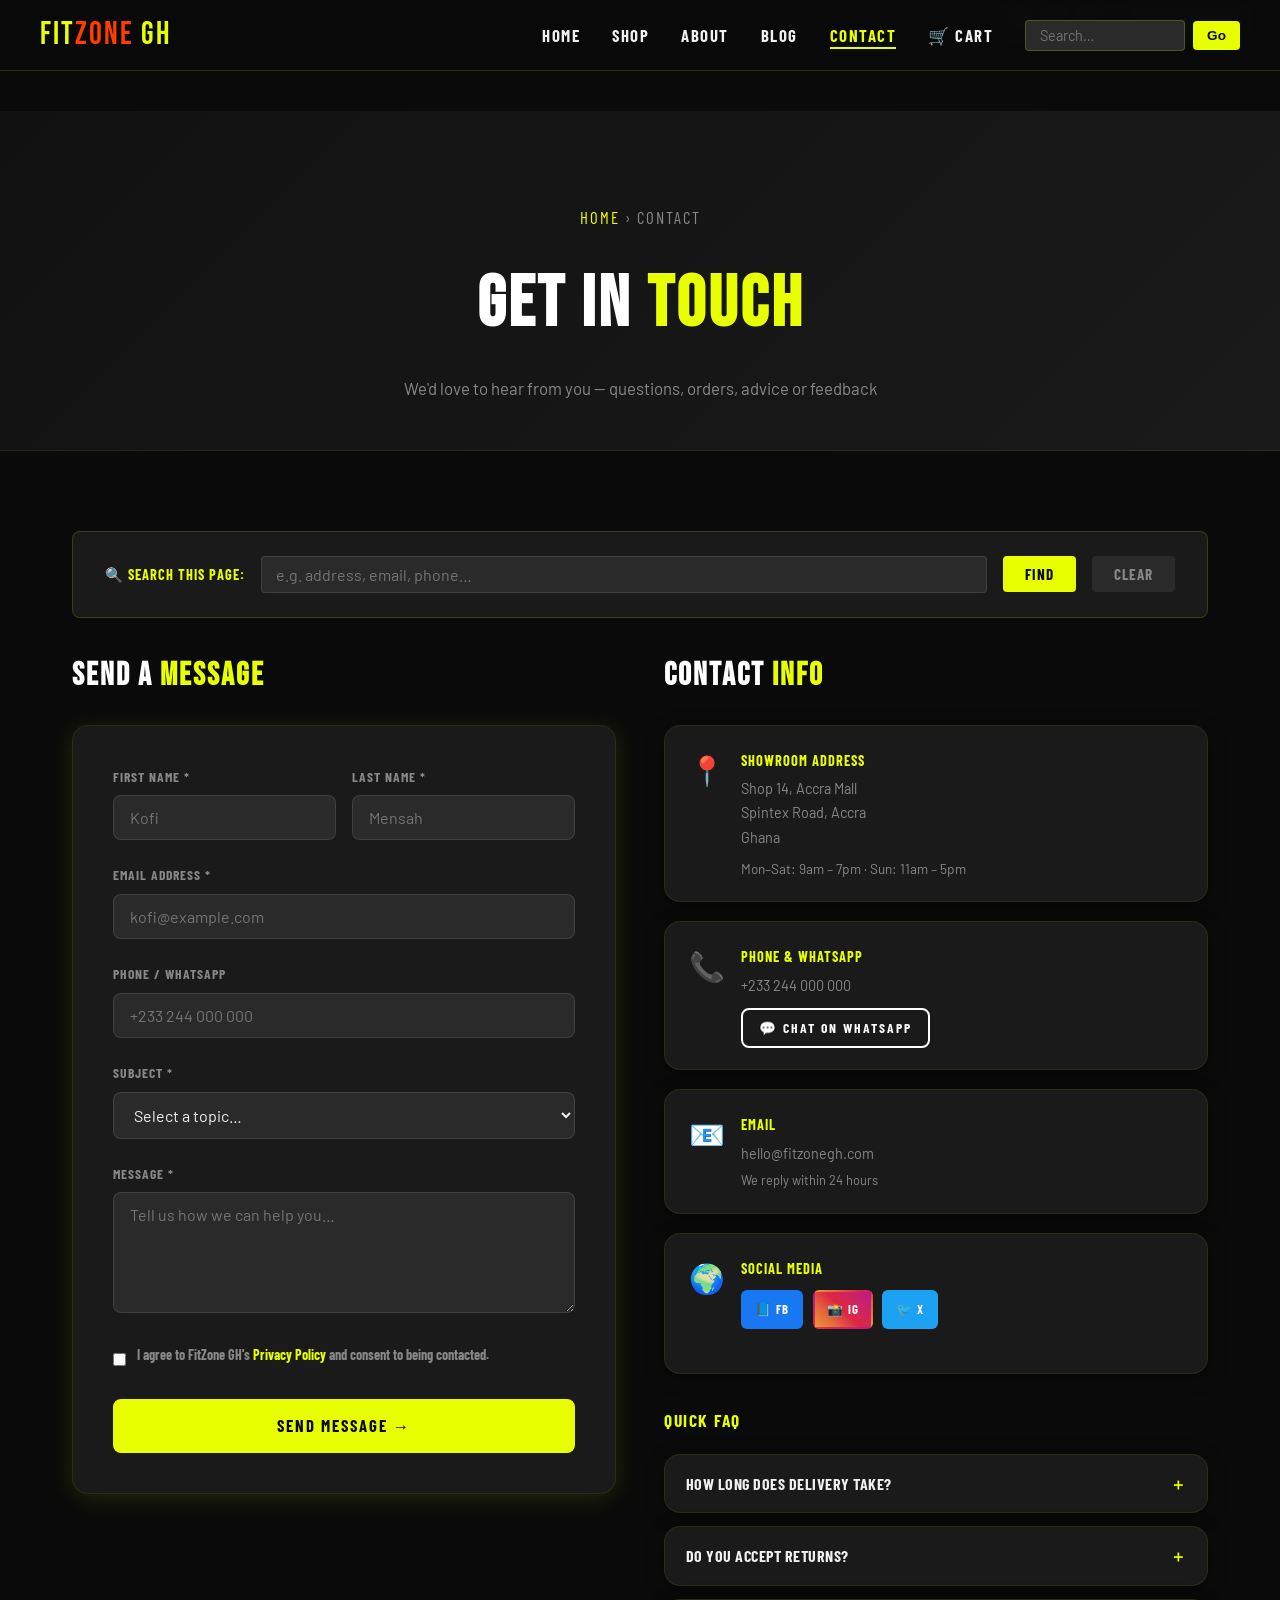
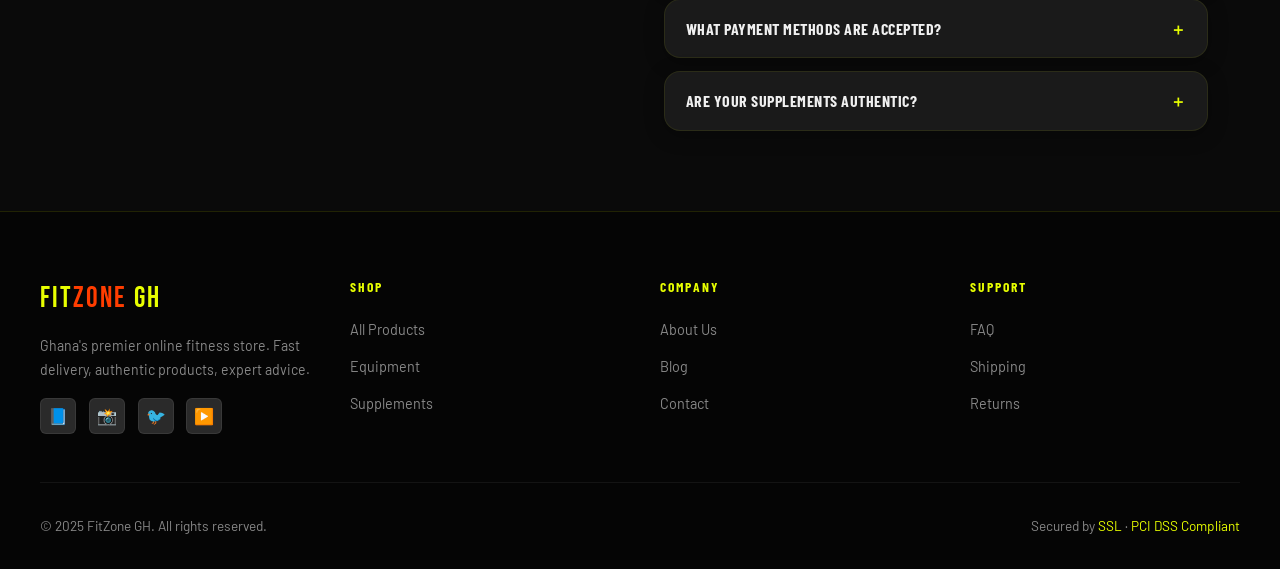
<file: contact.html>
<!DOCTYPE html>
<html lang="en">
<head>
  <meta charset="UTF-8">
  <meta name="viewport" content="width=device-width, initial-scale=1.0">
  <meta name="description" content="Contact FitZone GH – Get in touch via email, phone, WhatsApp or visit our Accra showroom. We reply within 24 hours.">
  <title>Contact – FitZone GH</title>
  <link rel="stylesheet" href="css/style.css">
</head>
<body>

  <a href="#main-content" class="skip-link">Skip to main content</a>

  <div style="background:#0a0a0a;padding:6px 2rem;display:flex;justify-content:flex-end;align-items:center;gap:1rem;border-bottom:1px solid rgba(255,255,255,0.05);">
    <div class="font-controls" aria-label="Text size controls">
      <span>Text size:</span>
      <button onclick="changeFontSize(-1)" aria-label="Decrease text size">A-</button>
      <button onclick="changeFontSize(0)"  aria-label="Reset text size">A</button>
      <button onclick="changeFontSize(1)"  aria-label="Increase text size">A+</button>
    </div>
    <button onclick="toggleContrast()" style="background:var(--mid);border:1px solid rgba(255,255,255,0.1);color:var(--text);padding:4px 12px;border-radius:4px;cursor:pointer;font-size:0.8rem;font-family:var(--font-cond);letter-spacing:1px;text-transform:uppercase;" aria-label="Toggle high contrast mode">⬛ High Contrast</button>
  </div>

  <header role="banner">
    <nav class="nav-inner" aria-label="Main navigation">
      <a href="index.html" class="logo" aria-label="FitZone GH Home">FIT<span>ZONE</span> GH</a>
      <button class="nav-toggle" id="navToggle" aria-controls="navLinks" aria-expanded="false" aria-label="Toggle navigation menu">
        <span></span><span></span><span></span>
      </button>
      <ul class="nav-links" id="navLinks" role="list">
        <li><a href="index.html">Home</a></li>
        <li><a href="products.html">Shop</a></li>
        <li><a href="about.html">About</a></li>
        <li><a href="blog.html">Blog</a></li>
        <li><a href="contact.html" class="active" aria-current="page">Contact</a></li>
        <li><a href="cart.html" aria-label="Shopping cart">🛒 Cart</a></li>
        <li class="nav-search">
          <input type="search" id="navSearch" placeholder="Search…" aria-label="Search products">
          <button onclick="doNavSearch()" aria-label="Submit search">Go</button>
        </li>
      </ul>
    </nav>
  </header>

  <main id="main-content" class="page-wrapper">

    <section class="page-hero" aria-label="Contact page header">
      <p class="breadcrumb"><a href="index.html">Home</a> › Contact</p>
      <h1>Get In <span>Touch</span></h1>
      <p>We'd love to hear from you — questions, orders, advice or feedback</p>
    </section>

    <div class="section">

      <!-- On-page search -->
      <div class="search-bar-wrapper" role="search">
        <label for="pageSearch">🔍 Search this page:</label>
        <input type="search" id="pageSearch" placeholder="e.g. address, email, phone…" aria-label="Search page content">
        <button onclick="searchPage()" aria-label="Search">Find</button>
        <button onclick="clearSearch()" style="background:var(--mid);color:var(--text-muted);" aria-label="Clear search">Clear</button>
      </div>

      <div class="two-col" style="align-items:start;">

        <!-- Contact Form -->
        <div>
          <h2 style="font-family:var(--font-display);font-size:2rem;letter-spacing:2px;color:var(--white);margin-bottom:1.5rem;">SEND A <span style="color:var(--primary);">MESSAGE</span></h2>
          <div class="form-wrapper" style="margin:0;max-width:100%;">
            <form id="contactForm" onsubmit="submitForm(event)" aria-label="Contact us form" novalidate>
              <div class="form-row">
                <div class="form-group">
                  <label for="firstName">First Name *</label>
                  <input type="text" id="firstName" name="firstName" required autocomplete="given-name" aria-required="true" placeholder="Kofi">
                </div>
                <div class="form-group">
                  <label for="lastName">Last Name *</label>
                  <input type="text" id="lastName" name="lastName" required autocomplete="family-name" aria-required="true" placeholder="Mensah">
                </div>
              </div>
              <div class="form-group">
                <label for="email">Email Address *</label>
                <input type="email" id="email" name="email" required autocomplete="email" aria-required="true" placeholder="kofi@example.com">
              </div>
              <div class="form-group">
                <label for="phone">Phone / WhatsApp</label>
                <input type="tel" id="phone" name="phone" autocomplete="tel" placeholder="+233 244 000 000">
              </div>
              <div class="form-group">
                <label for="subject">Subject *</label>
                <select id="subject" name="subject" required aria-required="true">
                  <option value="" disabled selected>Select a topic…</option>
                  <option value="order">Order Enquiry</option>
                  <option value="delivery">Delivery &amp; Shipping</option>
                  <option value="product">Product Question</option>
                  <option value="return">Returns &amp; Refunds</option>
                  <option value="bulk">Bulk / Corporate Order</option>
                  <option value="other">Other</option>
                </select>
              </div>
              <div class="form-group">
                <label for="message">Message *</label>
                <textarea id="message" name="message" required aria-required="true" rows="5" placeholder="Tell us how we can help you…"></textarea>
              </div>
              <div class="form-group" style="display:flex;align-items:center;gap:0.7rem;">
                <input type="checkbox" id="consent" name="consent" required aria-required="true" style="width:auto;accent-color:var(--primary);">
                <label for="consent" style="text-transform:none;font-size:0.88rem;color:var(--text-muted);letter-spacing:0;">I agree to FitZone GH's <a href="#" style="color:var(--primary);">Privacy Policy</a> and consent to being contacted.</label>
              </div>
              <button type="submit" class="btn btn-primary" style="width:100%;font-size:1.05rem;" aria-label="Submit contact form">Send Message →</button>
            </form>
          </div>
        </div>

        <!-- Contact Info -->
        <div>
          <h2 style="font-family:var(--font-display);font-size:2rem;letter-spacing:2px;color:var(--white);margin-bottom:1.5rem;">CONTACT <span style="color:var(--primary);">INFO</span></h2>

          <div style="display:flex;flex-direction:column;gap:1.2rem;">
            <div class="card" style="flex-direction:row;align-items:flex-start;gap:1rem;display:flex;padding:1.3rem 1.5rem;">
              <span style="font-size:1.8rem;flex-shrink:0;" aria-hidden="true">📍</span>
              <div>
                <strong style="font-family:var(--font-cond);text-transform:uppercase;letter-spacing:1px;font-size:0.9rem;color:var(--primary);">Showroom Address</strong>
                <p style="color:var(--text-muted);font-size:0.9rem;margin-top:0.3rem;">Shop 14, Accra Mall<br>Spintex Road, Accra<br>Ghana</p>
                <p style="color:var(--text-muted);font-size:0.85rem;margin-top:0.4rem;">Mon–Sat: 9am – 7pm · Sun: 11am – 5pm</p>
              </div>
            </div>

            <div class="card" style="flex-direction:row;align-items:flex-start;gap:1rem;display:flex;padding:1.3rem 1.5rem;">
              <span style="font-size:1.8rem;flex-shrink:0;" aria-hidden="true">📞</span>
              <div>
                <strong style="font-family:var(--font-cond);text-transform:uppercase;letter-spacing:1px;font-size:0.9rem;color:var(--primary);">Phone &amp; WhatsApp</strong>
                <p style="margin-top:0.3rem;"><a href="tel:+233244000000" style="color:var(--text-muted);font-size:0.9rem;" aria-label="Call FitZone GH">+233 244 000 000</a></p>
                <a href="https://wa.me/233244000000" target="_blank" rel="noopener" class="btn btn-outline" style="padding:7px 16px;font-size:0.85rem;margin-top:0.6rem;display:inline-flex;align-items:center;gap:0.4rem;" aria-label="Chat on WhatsApp">💬 Chat on WhatsApp</a>
              </div>
            </div>

            <div class="card" style="flex-direction:row;align-items:flex-start;gap:1rem;display:flex;padding:1.3rem 1.5rem;">
              <span style="font-size:1.8rem;flex-shrink:0;" aria-hidden="true">📧</span>
              <div>
                <strong style="font-family:var(--font-cond);text-transform:uppercase;letter-spacing:1px;font-size:0.9rem;color:var(--primary);">Email</strong>
                <p style="margin-top:0.3rem;"><a href="mailto:hello@fitzonegh.com" style="color:var(--text-muted);font-size:0.9rem;" aria-label="Email FitZone GH">hello@fitzonegh.com</a></p>
                <p style="font-size:0.8rem;color:var(--text-muted);margin-top:0.2rem;">We reply within 24 hours</p>
              </div>
            </div>

            <div class="card" style="flex-direction:row;align-items:flex-start;gap:1rem;display:flex;padding:1.3rem 1.5rem;">
              <span style="font-size:1.8rem;flex-shrink:0;" aria-hidden="true">🌍</span>
              <div>
                <strong style="font-family:var(--font-cond);text-transform:uppercase;letter-spacing:1px;font-size:0.9rem;color:var(--primary);">Social Media</strong>
                <div class="social-row" style="justify-content:flex-start;margin-top:0.6rem;gap:0.6rem;">
                  <a href="https://facebook.com"  target="_blank" rel="noopener" class="social-btn fb" style="padding:7px 12px;font-size:0.8rem;" aria-label="Facebook">📘 FB</a>
                  <a href="https://instagram.com" target="_blank" rel="noopener" class="social-btn ig" style="padding:7px 12px;font-size:0.8rem;" aria-label="Instagram">📸 IG</a>
                  <a href="https://twitter.com"   target="_blank" rel="noopener" class="social-btn tw" style="padding:7px 12px;font-size:0.8rem;" aria-label="Twitter">🐦 X</a>
                </div>
              </div>
            </div>
          </div>

          <!-- FAQ quick answers -->
          <div style="margin-top:2rem;">
            <h3 style="font-family:var(--font-cond);font-size:1.1rem;text-transform:uppercase;letter-spacing:1.5px;color:var(--primary);margin-bottom:1.2rem;">Quick FAQ</h3>
            <div id="faqAccordion">
              <details class="card" style="padding:1rem 1.3rem;margin-bottom:0.8rem;cursor:pointer;">
                <summary style="font-family:var(--font-cond);font-weight:700;text-transform:uppercase;letter-spacing:0.5px;list-style:none;display:flex;justify-content:space-between;align-items:center;">How long does delivery take? <span style="color:var(--primary);">＋</span></summary>
                <p style="color:var(--text-muted);font-size:0.9rem;margin-top:0.8rem;line-height:1.7;">Accra: same day if ordered before noon. Greater Accra: within 24hrs. All other regions: 2–4 business days.</p>
              </details>
              <details class="card" style="padding:1rem 1.3rem;margin-bottom:0.8rem;cursor:pointer;">
                <summary style="font-family:var(--font-cond);font-weight:700;text-transform:uppercase;letter-spacing:0.5px;list-style:none;display:flex;justify-content:space-between;align-items:center;">Do you accept returns? <span style="color:var(--primary);">＋</span></summary>
                <p style="color:var(--text-muted);font-size:0.9rem;margin-top:0.8rem;line-height:1.7;">Yes — unopened items in original packaging can be returned within 30 days for a full refund or exchange.</p>
              </details>
              <details class="card" style="padding:1rem 1.3rem;margin-bottom:0.8rem;cursor:pointer;">
                <summary style="font-family:var(--font-cond);font-weight:700;text-transform:uppercase;letter-spacing:0.5px;list-style:none;display:flex;justify-content:space-between;align-items:center;">What payment methods are accepted? <span style="color:var(--primary);">＋</span></summary>
                <p style="color:var(--text-muted);font-size:0.9rem;margin-top:0.8rem;line-height:1.7;">We accept Mobile Money (MTN, Vodafone, AirtelTigo), Visa/Mastercard and cash on delivery in Accra.</p>
              </details>
              <details class="card" style="padding:1rem 1.3rem;cursor:pointer;">
                <summary style="font-family:var(--font-cond);font-weight:700;text-transform:uppercase;letter-spacing:0.5px;list-style:none;display:flex;justify-content:space-between;align-items:center;">Are your supplements authentic? <span style="color:var(--primary);">＋</span></summary>
                <p style="color:var(--text-muted);font-size:0.9rem;margin-top:0.8rem;line-height:1.7;">100% — we source directly from certified distributors and all supplements are NAFDAC registered. We provide batch certificates on request.</p>
              </details>
            </div>
          </div>
        </div>

      </div><!-- /two-col -->
    </div><!-- /section -->
  </main>

  <footer role="contentinfo">
    <div class="footer-inner">
      <div class="footer-brand">
        <div class="logo">FIT<span>ZONE</span> GH</div>
        <p>Ghana's premier online fitness store. Fast delivery, authentic products, expert advice.</p>
        <div class="footer-social">
          <a href="https://facebook.com"  target="_blank" rel="noopener" aria-label="Facebook">📘</a>
          <a href="https://instagram.com" target="_blank" rel="noopener" aria-label="Instagram">📸</a>
          <a href="https://twitter.com"   target="_blank" rel="noopener" aria-label="Twitter">🐦</a>
          <a href="https://youtube.com"   target="_blank" rel="noopener" aria-label="YouTube">▶️</a>
        </div>
      </div>
      <nav class="footer-col" aria-label="Shop navigation"><h4>Shop</h4><ul><li><a href="products.html">All Products</a></li><li><a href="products.html">Equipment</a></li><li><a href="products.html">Supplements</a></li></ul></nav>
      <nav class="footer-col" aria-label="Company navigation"><h4>Company</h4><ul><li><a href="about.html">About Us</a></li><li><a href="blog.html">Blog</a></li><li><a href="contact.html">Contact</a></li></ul></nav>
      <nav class="footer-col" aria-label="Support navigation"><h4>Support</h4><ul><li><a href="contact.html">FAQ</a></li><li><a href="#">Shipping</a></li><li><a href="#">Returns</a></li></ul></nav>
    </div>
    <div class="footer-bottom">
      <span>© 2025 FitZone GH. All rights reserved.</span>
      <span>Secured by <a href="#">SSL</a> · <a href="#">PCI DSS Compliant</a></span>
    </div>
  </footer>

  <div class="toast" id="toast" role="alert" aria-live="polite"></div>

  <script>
    const toggle = document.getElementById('navToggle');
    const links  = document.getElementById('navLinks');
    toggle.addEventListener('click', () => {
      const open = links.classList.toggle('open');
      toggle.classList.toggle('open', open); toggle.setAttribute('aria-expanded', open);
    });
    function doNavSearch() {
      const q = document.getElementById('navSearch').value.trim();
      if (q) window.location.href = 'products.html?q=' + encodeURIComponent(q);
    }
    function submitForm(e) {
      e.preventDefault();
      const f = e.target;
      if (!f.firstName.value || !f.email.value || !f.subject.value || !f.message.value || !f.consent.checked) {
        showToast('⚠️ Please fill in all required fields.');
        return;
      }
      showToast('✅ Message sent! We\'ll reply within 24 hours.');
      f.reset();
    }
    function searchPage() {
      clearSearch();
      const query = document.getElementById('pageSearch').value.trim().toLowerCase();
      if (!query) return;
      const walker = document.createTreeWalker(document.getElementById('main-content'), NodeFilter.SHOW_TEXT);
      const nodes = []; while (walker.nextNode()) nodes.push(walker.currentNode);
      let found = 0;
      nodes.forEach(node => {
        const idx = node.nodeValue.toLowerCase().indexOf(query);
        if (idx !== -1 && !['SCRIPT','BUTTON','INPUT','TEXTAREA','SELECT','LABEL'].includes(node.parentElement.tagName)) {
          const span = document.createElement('mark');
          span.className = 'search-highlight'; span.setAttribute('data-search-mark','true');
          const range = document.createRange();
          range.setStart(node, idx); range.setEnd(node, idx + query.length);
          range.surroundContents(span);
          if (found === 0) span.scrollIntoView({ behavior:'smooth', block:'center' });
          found++;
        }
      });
      showToast(found ? `Found ${found} match${found>1?'es':''}` : 'No matches found');
    }
    function clearSearch() {
      document.querySelectorAll('[data-search-mark]').forEach(m => m.replaceWith(document.createTextNode(m.textContent)));
    }
    function showToast(msg) {
      const t = document.getElementById('toast'); t.textContent = msg; t.classList.add('show');
      setTimeout(() => t.classList.remove('show'), 3000);
    }
    const sizes = [12,14,16,18,20]; let sizeIdx = 2;
    function changeFontSize(dir) {
      if (dir===0) sizeIdx=2; else sizeIdx=Math.max(0,Math.min(4,sizeIdx+dir));
      document.documentElement.style.fontSize = sizes[sizeIdx]+'px';
    }
    function toggleContrast() {
      const r = document.documentElement.style;
      r.setProperty('--dark', r.getPropertyValue('--dark')==='#000000'?'#0A0A0A':'#000000');
    }
    document.getElementById('pageSearch').addEventListener('keydown', e => { if(e.key==='Enter') searchPage(); });
  </script>
</body>
</html>
</file>
<file: css/style.css>
/* ============================================
   FITZONE GH - External Stylesheet
   Author: Student 22410261 Abban
   ============================================ */

/* Google Fonts Import */
@import url('https://fonts.googleapis.com/css2?family=Bebas+Neue&family=Barlow:wght@300;400;600;700&family=Barlow+Condensed:wght@400;700&display=swap');

/* ============================================
   CSS CUSTOM PROPERTIES (Variables)
   ============================================ */
:root {
  --primary:       #E8FF00;   /* electric lime */
  --primary-dark:  #b8cc00;
  --accent:        #FF3D00;   /* hot orange-red */
  --dark:          #0A0A0A;
  --dark2:         #111111;
  --dark3:         #1a1a1a;
  --mid:           #2a2a2a;
  --text:          #f0f0f0;
  --text-muted:    #888;
  --white:         #ffffff;
  --radius:        8px;
  --radius-lg:     16px;
  --transition:    0.3s ease;
  --shadow:        0 4px 24px rgba(232,255,0,0.12);
  --shadow-lg:     0 8px 48px rgba(232,255,0,0.18);
  --font-display:  'Bebas Neue', sans-serif;
  --font-body:     'Barlow', sans-serif;
  --font-cond:     'Barlow Condensed', sans-serif;
}

/* ============================================
   RESET & BASE
   ============================================ */
*, *::before, *::after { box-sizing: border-box; margin: 0; padding: 0; }

html { scroll-behavior: smooth; font-size: 16px; }

body {
  font-family: var(--font-body);
  background: var(--dark);
  color: var(--text);
  min-height: 100vh;
  overflow-x: hidden;
  line-height: 1.6;
}

img { max-width: 100%; height: auto; display: block; }
a  { color: inherit; text-decoration: none; }
ul { list-style: none; }

/* ============================================
   SKIP LINK (Accessibility)
   ============================================ */
.skip-link {
  position: absolute;
  top: -100%;
  left: 0;
  background: var(--primary);
  color: var(--dark);
  padding: 10px 20px;
  font-weight: 700;
  z-index: 9999;
  border-radius: 0 0 var(--radius) 0;
  transition: top var(--transition);
}
.skip-link:focus { top: 0; }

/* ============================================
   HEADER & NAVIGATION
   ============================================ */
header {
  position: fixed;
  top: 0; left: 0; right: 0;
  z-index: 1000;
  background: rgba(10,10,10,0.95);
  backdrop-filter: blur(12px);
  border-bottom: 1px solid rgba(232,255,0,0.15);
  padding: 0 2rem;
}

.nav-inner {
  max-width: 1200px;
  margin: 0 auto;
  display: flex;
  align-items: center;
  justify-content: space-between;
  height: 70px;
}

.logo {
  font-family: var(--font-display);
  font-size: 2rem;
  color: var(--primary);
  letter-spacing: 2px;
}
.logo span { color: var(--accent); }

/* Desktop navigation */
.nav-links {
  display: flex;
  gap: 2rem;
  align-items: center;
}

.nav-links a {
  font-family: var(--font-cond);
  font-size: 1.05rem;
  font-weight: 700;
  text-transform: uppercase;
  letter-spacing: 1.5px;
  color: var(--text);
  transition: color var(--transition);
  position: relative;
  padding-bottom: 4px;
}

.nav-links a::after {
  content: '';
  position: absolute;
  bottom: 0; left: 0;
  width: 0; height: 2px;
  background: var(--primary);
  transition: width var(--transition);
}

.nav-links a:hover,
.nav-links a.active { color: var(--primary); }
.nav-links a:hover::after,
.nav-links a.active::after { width: 100%; }

/* Search bar in nav */
.nav-search {
  display: flex;
  align-items: center;
  gap: 0.5rem;
}

.nav-search input {
  background: var(--mid);
  border: 1px solid rgba(232,255,0,0.2);
  border-radius: 4px;
  color: var(--text);
  padding: 6px 14px;
  font-family: var(--font-body);
  font-size: 0.9rem;
  width: 160px;
  outline: none;
  transition: border-color var(--transition), width var(--transition);
}
.nav-search input:focus {
  border-color: var(--primary);
  width: 200px;
}

.nav-search button {
  background: var(--primary);
  border: none;
  color: var(--dark);
  padding: 7px 14px;
  border-radius: 4px;
  cursor: pointer;
  font-weight: 700;
  font-size: 0.85rem;
  transition: background var(--transition);
}
.nav-search button:hover { background: var(--primary-dark); }

/* Hamburger toggle */
.nav-toggle {
  display: none;
  flex-direction: column;
  gap: 5px;
  cursor: pointer;
  padding: 6px;
  background: none;
  border: none;
  aria-label: "Toggle menu";
}
.nav-toggle span {
  display: block;
  width: 26px; height: 2px;
  background: var(--primary);
  transition: transform var(--transition), opacity var(--transition);
}
.nav-toggle.open span:nth-child(1) { transform: translateY(7px) rotate(45deg); }
.nav-toggle.open span:nth-child(2) { opacity: 0; }
.nav-toggle.open span:nth-child(3) { transform: translateY(-7px) rotate(-45deg); }

/* ============================================
   MEDIA RULE – Responsive Navigation
   Large screens: horizontal | Small screens: vertical
   ============================================ */
@media (max-width: 768px) {
  .nav-toggle { display: flex; }

  .nav-links {
    position: absolute;
    top: 70px; left: 0; right: 0;
    background: rgba(10,10,10,0.98);
    flex-direction: column;        /* vertical on small screens */
    align-items: flex-start;
    padding: 1.5rem 2rem;
    gap: 1.2rem;
    border-bottom: 1px solid rgba(232,255,0,0.15);
    display: none;
  }
  .nav-links.open { display: flex; }

  .nav-search {
    display: none;
  }
  .nav-links .nav-search {
    display: flex;
    width: 100%;
  }
  .nav-search input { width: 100%; }

  .logo { font-size: 1.6rem; }
}

/* On large screens: horizontal */
@media (min-width: 769px) {
  .nav-links { display: flex; flex-direction: row; /* horizontal */ }
}

/* ============================================
   PAGE WRAPPER
   ============================================ */
.page-wrapper { padding-top: 70px; min-width: 320px; }

/* ============================================
   HERO – VIDEO BACKGROUND
   ============================================ */
.hero {
  position: relative;
  min-height: 100vh;
  display: flex;
  align-items: center;
  justify-content: center;
  text-align: center;
  overflow: hidden;
}

.hero-video {
  position: absolute;
  inset: 0;
  width: 100%; height: 100%;
  object-fit: cover;
  z-index: 0;
  opacity: 0.35;
}

.hero-overlay {
  position: absolute;
  inset: 0;
  background: linear-gradient(to bottom, rgba(10,10,10,0.6) 0%, rgba(10,10,10,0.8) 100%);
  z-index: 1;
}

.hero-content {
  position: relative;
  z-index: 2;
  max-width: 800px;
  padding: 2rem;
  animation: fadeUp 1s ease both;
}

.hero-eyebrow {
  font-family: var(--font-cond);
  font-size: 1rem;
  letter-spacing: 4px;
  text-transform: uppercase;
  color: var(--primary);
  margin-bottom: 1rem;
}

.hero-title {
  font-family: var(--font-display);
  font-size: clamp(3.5rem, 10vw, 7rem);
  line-height: 0.95;
  color: var(--white);
  margin-bottom: 1.5rem;
  letter-spacing: 2px;
}
.hero-title span { color: var(--primary); }

.hero-subtitle {
  font-size: 1.15rem;
  color: var(--text-muted);
  margin-bottom: 2.5rem;
  max-width: 500px;
  margin-left: auto; margin-right: auto;
}

.btn {
  display: inline-block;
  padding: 14px 36px;
  border-radius: var(--radius);
  font-family: var(--font-cond);
  font-size: 1.1rem;
  font-weight: 700;
  text-transform: uppercase;
  letter-spacing: 2px;
  cursor: pointer;
  transition: all var(--transition);
  border: 2px solid transparent;
}
.btn-primary {
  background: var(--primary);
  color: var(--dark);
  border-color: var(--primary);
}
.btn-primary:hover {
  background: transparent;
  color: var(--primary);
  transform: translateY(-2px);
  box-shadow: var(--shadow-lg);
}
.btn-outline {
  background: transparent;
  color: var(--white);
  border-color: var(--white);
}
.btn-outline:hover {
  background: var(--white);
  color: var(--dark);
  transform: translateY(-2px);
}
.btn-accent {
  background: var(--accent);
  color: var(--white);
  border-color: var(--accent);
}
.btn-accent:hover {
  background: transparent;
  color: var(--accent);
  transform: translateY(-2px);
}

.hero-btns { display: flex; gap: 1rem; justify-content: center; flex-wrap: wrap; }

/* ============================================
   SECTION UTILITIES
   ============================================ */
.section {
  padding: 80px 2rem;
  max-width: 1200px;
  margin: 0 auto;
}
.section-full { padding: 80px 2rem; }
.section-dark { background: var(--dark2); }
.section-mid  { background: var(--dark3); }

.section-header {
  text-align: center;
  margin-bottom: 3rem;
}
.section-header h2 {
  font-family: var(--font-display);
  font-size: clamp(2rem, 5vw, 3.5rem);
  letter-spacing: 2px;
  color: var(--white);
}
.section-header h2 span { color: var(--primary); }
.section-header p {
  color: var(--text-muted);
  max-width: 540px;
  margin: 0.8rem auto 0;
  font-size: 1.05rem;
}
.divider {
  width: 60px; height: 3px;
  background: var(--primary);
  margin: 1rem auto;
  border-radius: 2px;
}

/* ============================================
   FEATURE CARDS (Home Page Boxes)
   ============================================ */
.cards-grid {
  display: grid;
  grid-template-columns: repeat(auto-fit, minmax(260px, 1fr));
  gap: 1.8rem;
}

.card {
  background: var(--dark3);
  border: 1px solid rgba(232,255,0,0.08);
  border-radius: var(--radius-lg);
  padding: 2rem 1.8rem;
  transition: transform var(--transition), box-shadow var(--transition), border-color var(--transition);
  box-shadow: 0 4px 20px rgba(0,0,0,0.3);
  position: relative;
  overflow: hidden;
}
.card::before {
  content: '';
  position: absolute;
  top: 0; left: 0; right: 0;
  height: 3px;
  background: var(--primary);
  transform: scaleX(0);
  transition: transform var(--transition);
  transform-origin: left;
}
.card:hover {
  transform: translateY(-6px);
  box-shadow: var(--shadow-lg);
  border-color: rgba(232,255,0,0.25);
}
.card:hover::before { transform: scaleX(1); }

.card-icon {
  font-size: 2.5rem;
  margin-bottom: 1rem;
}
.card h3 {
  font-family: var(--font-cond);
  font-size: 1.4rem;
  font-weight: 700;
  text-transform: uppercase;
  letter-spacing: 1px;
  margin-bottom: 0.7rem;
  color: var(--white);
}
.card p { color: var(--text-muted); font-size: 0.95rem; line-height: 1.7; }

/* ============================================
   PRODUCT GRID
   ============================================ */
.product-grid {
  display: grid;
  grid-template-columns: repeat(auto-fill, minmax(240px, 1fr));
  gap: 1.8rem;
}

.product-card {
  background: var(--dark3);
  border: 1px solid rgba(255,255,255,0.06);
  border-radius: var(--radius-lg);
  overflow: hidden;
  transition: transform var(--transition), box-shadow var(--transition);
  box-shadow: 0 2px 16px rgba(0,0,0,0.3);
}
.product-card:hover {
  transform: translateY(-5px);
  box-shadow: 0 12px 40px rgba(232,255,0,0.15);
}

.product-img {
  width: 100%;
  height: 200px;
  object-fit: cover;
  background: var(--mid);
  display: flex;
  align-items: center;
  justify-content: center;
  font-size: 4rem;
  overflow: hidden;
  padding: 0;
}
.product-img img {
  width: 100%;
  height: 100%;
  object-fit: cover;
  display: block;
  transition: transform 0.4s ease;
}
.product-card:hover .product-img img {
  transform: scale(1.06);
}
.product-info { padding: 1.3rem; }
.product-info h3 {
  font-family: var(--font-cond);
  font-size: 1.15rem;
  font-weight: 700;
  text-transform: uppercase;
  letter-spacing: 0.5px;
  margin-bottom: 0.4rem;
}
.product-info p { font-size: 0.88rem; color: var(--text-muted); margin-bottom: 0.8rem; }
.price {
  font-family: var(--font-display);
  font-size: 1.5rem;
  color: var(--primary);
  margin-bottom: 1rem;
}
.price small { font-size: 0.9rem; font-family: var(--font-body); color: var(--text-muted); text-decoration: line-through; margin-left: 6px; }

.badge {
  display: inline-block;
  background: var(--accent);
  color: #fff;
  font-size: 0.72rem;
  font-weight: 700;
  letter-spacing: 1px;
  text-transform: uppercase;
  padding: 3px 8px;
  border-radius: 3px;
  margin-bottom: 0.6rem;
}
.badge-green { background: #1db954; }

/* ============================================
   FILTER BAR (Products)
   ============================================ */
.filter-bar {
  display: flex;
  gap: 0.8rem;
  flex-wrap: wrap;
  margin-bottom: 2.5rem;
  align-items: center;
}
.filter-btn {
  background: var(--mid);
  border: 1px solid rgba(255,255,255,0.1);
  color: var(--text-muted);
  padding: 8px 20px;
  border-radius: 100px;
  cursor: pointer;
  font-family: var(--font-cond);
  font-size: 0.95rem;
  font-weight: 700;
  text-transform: uppercase;
  letter-spacing: 1px;
  transition: all var(--transition);
}
.filter-btn:hover,
.filter-btn.active {
  background: var(--primary);
  border-color: var(--primary);
  color: var(--dark);
}

/* ============================================
   BANNERS / PROMO
   ============================================ */
.promo-banner {
  background: linear-gradient(135deg, var(--primary) 0%, #a8c400 100%);
  border-radius: var(--radius-lg);
  padding: 3rem 2.5rem;
  display: flex;
  align-items: center;
  justify-content: space-between;
  gap: 2rem;
  flex-wrap: wrap;
  margin: 3rem 0;
}
.promo-banner h2 {
  font-family: var(--font-display);
  font-size: clamp(1.8rem, 4vw, 2.8rem);
  color: var(--dark);
  letter-spacing: 2px;
}
.promo-banner p { color: rgba(0,0,0,0.6); margin-top: 0.5rem; }

/* ============================================
   TESTIMONIALS
   ============================================ */
.testimonials-grid {
  display: grid;
  grid-template-columns: repeat(auto-fit, minmax(280px, 1fr));
  gap: 1.8rem;
}
.testimonial {
  background: var(--dark3);
  border: 1px solid rgba(232,255,0,0.08);
  border-radius: var(--radius-lg);
  padding: 2rem;
  box-shadow: 0 4px 20px rgba(0,0,0,0.25);
}
.testimonial-stars { color: var(--primary); font-size: 1.2rem; margin-bottom: 1rem; }
.testimonial p { color: var(--text-muted); font-style: italic; line-height: 1.8; margin-bottom: 1.2rem; }
.testimonial-author { display: flex; align-items: center; gap: 0.8rem; }
.testimonial-avatar {
  width: 44px; height: 44px;
  border-radius: 50%;
  background: var(--mid);
  display: flex; align-items: center; justify-content: center;
  font-size: 1.2rem;
  border: 2px solid var(--primary);
  flex-shrink: 0;
}
.testimonial-author strong { display: block; font-size: 0.9rem; }
.testimonial-author span { font-size: 0.8rem; color: var(--text-muted); }

/* ============================================
   ON-PAGE TEXT SEARCH
   ============================================ */
.search-bar-wrapper {
  background: var(--dark3);
  border: 1px solid rgba(232,255,0,0.15);
  border-radius: var(--radius);
  padding: 1.5rem 2rem;
  margin-bottom: 2rem;
  display: flex;
  gap: 1rem;
  align-items: center;
  flex-wrap: wrap;
}
.search-bar-wrapper label {
  font-family: var(--font-cond);
  font-weight: 700;
  text-transform: uppercase;
  letter-spacing: 1px;
  color: var(--primary);
  font-size: 0.9rem;
  white-space: nowrap;
}
.search-bar-wrapper input {
  flex: 1;
  min-width: 200px;
  background: var(--mid);
  border: 1px solid rgba(255,255,255,0.1);
  border-radius: 4px;
  color: var(--text);
  padding: 8px 14px;
  font-family: var(--font-body);
  font-size: 1rem;
  outline: none;
  transition: border-color var(--transition);
}
.search-bar-wrapper input:focus { border-color: var(--primary); }
.search-bar-wrapper button {
  background: var(--primary);
  border: none;
  color: var(--dark);
  padding: 9px 22px;
  border-radius: 4px;
  cursor: pointer;
  font-weight: 700;
  font-family: var(--font-cond);
  text-transform: uppercase;
  letter-spacing: 1px;
  font-size: 0.95rem;
  transition: background var(--transition);
}
.search-bar-wrapper button:hover { background: var(--primary-dark); }
.search-highlight {
  background: var(--primary);
  color: var(--dark);
  border-radius: 2px;
  padding: 0 2px;
}

/* ============================================
   FORMS (Contact & Checkout)
   ============================================ */
.form-wrapper {
  background: var(--dark3);
  border: 1px solid rgba(232,255,0,0.08);
  border-radius: var(--radius-lg);
  padding: 2.5rem;
  max-width: 640px;
  margin: 0 auto;
  box-shadow: var(--shadow);
}
.form-group { margin-bottom: 1.5rem; }
.form-group label {
  display: block;
  font-family: var(--font-cond);
  font-weight: 700;
  text-transform: uppercase;
  letter-spacing: 1px;
  font-size: 0.85rem;
  color: var(--text-muted);
  margin-bottom: 0.5rem;
}
.form-group input,
.form-group textarea,
.form-group select {
  width: 100%;
  background: var(--mid);
  border: 1px solid rgba(255,255,255,0.1);
  border-radius: var(--radius);
  color: var(--text);
  padding: 12px 16px;
  font-family: var(--font-body);
  font-size: 1rem;
  outline: none;
  transition: border-color var(--transition);
}
.form-group input:focus,
.form-group textarea:focus,
.form-group select:focus { border-color: var(--primary); }
.form-group textarea { resize: vertical; min-height: 120px; }

.form-row { display: grid; grid-template-columns: 1fr 1fr; gap: 1rem; }
@media (max-width: 520px) { .form-row { grid-template-columns: 1fr; } }

/* ============================================
   CART TABLE
   ============================================ */
.cart-table { width: 100%; border-collapse: collapse; }
.cart-table th {
  font-family: var(--font-cond);
  font-size: 0.85rem;
  text-transform: uppercase;
  letter-spacing: 1.5px;
  color: var(--text-muted);
  padding: 12px 16px;
  text-align: left;
  border-bottom: 1px solid rgba(255,255,255,0.08);
}
.cart-table td {
  padding: 16px;
  border-bottom: 1px solid rgba(255,255,255,0.05);
  vertical-align: middle;
  color: var(--text);
}
.cart-table tr:hover td { background: rgba(232,255,0,0.03); }
.qty-input {
  width: 60px;
  background: var(--mid);
  border: 1px solid rgba(255,255,255,0.15);
  border-radius: 4px;
  color: var(--text);
  padding: 6px;
  text-align: center;
  font-size: 0.95rem;
  outline: none;
}
.cart-total {
  background: var(--dark3);
  border: 1px solid rgba(232,255,0,0.12);
  border-radius: var(--radius-lg);
  padding: 2rem;
  margin-top: 2rem;
}
.cart-total-row {
  display: flex;
  justify-content: space-between;
  padding: 0.7rem 0;
  border-bottom: 1px solid rgba(255,255,255,0.06);
  font-size: 0.95rem;
}
.cart-total-row.grand {
  font-family: var(--font-display);
  font-size: 1.5rem;
  color: var(--primary);
  border-bottom: none;
  margin-top: 0.5rem;
}

/* ============================================
   ABOUT PAGE – STATS
   ============================================ */
.stats-row {
  display: grid;
  grid-template-columns: repeat(auto-fit, minmax(160px, 1fr));
  gap: 1.5rem;
  text-align: center;
  margin: 3rem 0;
}
.stat-box {
  background: var(--dark3);
  border: 1px solid rgba(232,255,0,0.1);
  border-radius: var(--radius-lg);
  padding: 2rem 1rem;
  box-shadow: 0 2px 16px rgba(0,0,0,0.2);
  transition: transform var(--transition), box-shadow var(--transition);
}
.stat-box:hover { transform: translateY(-4px); box-shadow: var(--shadow); }
.stat-num {
  font-family: var(--font-display);
  font-size: 3rem;
  color: var(--primary);
  line-height: 1;
}
.stat-label {
  font-family: var(--font-cond);
  font-size: 0.85rem;
  text-transform: uppercase;
  letter-spacing: 1.5px;
  color: var(--text-muted);
  margin-top: 0.5rem;
}

/* ============================================
   TEAM CARDS
   ============================================ */
.team-grid {
  display: grid;
  grid-template-columns: repeat(auto-fit, minmax(200px, 1fr));
  gap: 1.8rem;
}
.team-card {
  background: var(--dark3);
  border: 1px solid rgba(232,255,0,0.08);
  border-radius: var(--radius-lg);
  padding: 2rem 1.5rem;
  text-align: center;
  transition: transform var(--transition), box-shadow var(--transition);
  box-shadow: 0 2px 16px rgba(0,0,0,0.2);
}
.team-card:hover { transform: translateY(-5px); box-shadow: var(--shadow); }
.team-avatar {
  width: 80px; height: 80px;
  border-radius: 50%;
  background: var(--mid);
  display: flex; align-items: center; justify-content: center;
  font-size: 2.2rem;
  margin: 0 auto 1rem;
  border: 3px solid var(--primary);
}
.team-card h3 {
  font-family: var(--font-cond);
  font-size: 1.1rem;
  font-weight: 700;
  text-transform: uppercase;
  letter-spacing: 1px;
  margin-bottom: 0.3rem;
}
.team-card span { font-size: 0.85rem; color: var(--primary); }

/* ============================================
   SOCIAL MEDIA SECTION
   ============================================ */
.social-row {
  display: flex;
  gap: 1rem;
  flex-wrap: wrap;
  justify-content: center;
  margin: 1.5rem 0;
}
.social-btn {
  display: flex;
  align-items: center;
  gap: 0.5rem;
  padding: 10px 20px;
  border-radius: 6px;
  font-family: var(--font-cond);
  font-weight: 700;
  text-transform: uppercase;
  letter-spacing: 1px;
  font-size: 0.9rem;
  transition: all var(--transition);
  border: 2px solid transparent;
  cursor: pointer;
}
.social-btn.fb    { background: #1877F2; color: #fff; }
.social-btn.tw    { background: #1DA1F2; color: #fff; }
.social-btn.ig    { background: linear-gradient(45deg,#f09433,#e6683c,#dc2743,#cc2366,#bc1888); color: #fff; }
.social-btn.yt    { background: #FF0000; color: #fff; }
.social-btn.wa    { background: #25D366; color: #fff; }
.social-btn.tk    { background: #010101; color: #fff; border-color: rgba(255,255,255,0.2); }
.social-btn:hover { opacity: 0.85; transform: translateY(-2px); }

/* Social Newsfeed widget */
.newsfeed-widget {
  background: var(--dark3);
  border: 1px solid rgba(232,255,0,0.1);
  border-radius: var(--radius-lg);
  padding: 1.5rem;
  max-width: 400px;
}
.newsfeed-header {
  display: flex;
  align-items: center;
  gap: 0.8rem;
  margin-bottom: 1.2rem;
  padding-bottom: 1rem;
  border-bottom: 1px solid rgba(255,255,255,0.07);
}
.newsfeed-header .feed-icon { font-size: 1.5rem; }
.newsfeed-header strong {
  font-family: var(--font-cond);
  text-transform: uppercase;
  letter-spacing: 1px;
}
.feed-post {
  padding: 0.9rem 0;
  border-bottom: 1px solid rgba(255,255,255,0.05);
  font-size: 0.9rem;
}
.feed-post:last-child { border-bottom: none; }
.feed-post .feed-meta { font-size: 0.78rem; color: var(--text-muted); margin-top: 0.4rem; }
.feed-post .feed-tag { color: var(--primary); }

/* ============================================
   PAGE HERO (inner pages)
   ============================================ */
.page-hero {
  background: linear-gradient(135deg, var(--dark2) 0%, var(--dark3) 100%);
  border-bottom: 1px solid rgba(232,255,0,0.1);
  padding: 5rem 2rem 3rem;
  text-align: center;
}
.page-hero h1 {
  font-family: var(--font-display);
  font-size: clamp(2.5rem, 6vw, 4.5rem);
  letter-spacing: 3px;
  color: var(--white);
}
.page-hero h1 span { color: var(--primary); }
.page-hero p { color: var(--text-muted); margin-top: 0.8rem; font-size: 1.05rem; }
.breadcrumb {
  font-family: var(--font-cond);
  font-size: 0.85rem;
  text-transform: uppercase;
  letter-spacing: 2px;
  color: var(--text-muted);
  margin-bottom: 1rem;
}
.breadcrumb a { color: var(--primary); }
.breadcrumb a:hover { text-decoration: underline; }

/* ============================================
   FOOTER
   ============================================ */
footer {
  background: #050505;
  border-top: 1px solid rgba(232,255,0,0.12);
  padding: 4rem 2rem 2rem;
}
.footer-inner {
  max-width: 1200px;
  margin: 0 auto;
  display: grid;
  grid-template-columns: repeat(auto-fit, minmax(200px, 1fr));
  gap: 2.5rem;
}
.footer-brand .logo { font-size: 1.8rem; margin-bottom: 0.8rem; }
.footer-brand p { font-size: 0.88rem; color: var(--text-muted); line-height: 1.7; }
.footer-col h4 {
  font-family: var(--font-cond);
  font-size: 0.85rem;
  font-weight: 700;
  text-transform: uppercase;
  letter-spacing: 2px;
  color: var(--primary);
  margin-bottom: 1.2rem;
}
.footer-col ul li { margin-bottom: 0.7rem; }
.footer-col ul li a {
  font-size: 0.9rem;
  color: var(--text-muted);
  transition: color var(--transition);
}
.footer-col ul li a:hover { color: var(--white); }

.footer-social { display: flex; gap: 0.8rem; margin-top: 1rem; flex-wrap: wrap; }
.footer-social a {
  width: 36px; height: 36px;
  background: var(--mid);
  border-radius: 6px;
  display: flex; align-items: center; justify-content: center;
  font-size: 1rem;
  color: var(--text-muted);
  transition: all var(--transition);
  border: 1px solid rgba(255,255,255,0.07);
}
.footer-social a:hover { background: var(--primary); color: var(--dark); border-color: var(--primary); }

.footer-bottom {
  max-width: 1200px;
  margin: 3rem auto 0;
  padding-top: 2rem;
  border-top: 1px solid rgba(255,255,255,0.06);
  display: flex;
  justify-content: space-between;
  align-items: center;
  flex-wrap: wrap;
  gap: 1rem;
  font-size: 0.85rem;
  color: var(--text-muted);
}
.footer-bottom a { color: var(--primary); }

/* ============================================
   ACCESSIBILITY
   ============================================ */
/* High-contrast focus ring for keyboard users */
:focus-visible {
  outline: 3px solid var(--primary);
  outline-offset: 3px;
  border-radius: 4px;
}

/* Screen-reader only class */
.sr-only {
  position: absolute;
  width: 1px; height: 1px;
  padding: 0; margin: -1px;
  overflow: hidden;
  clip: rect(0,0,0,0);
  white-space: nowrap;
  border: 0;
}

/* Font-size controls (accessible feature) */
.font-controls {
  display: flex;
  align-items: center;
  gap: 0.5rem;
  font-size: 0.85rem;
  color: var(--text-muted);
}
.font-controls button {
  background: var(--mid);
  border: 1px solid rgba(255,255,255,0.1);
  color: var(--text);
  width: 28px; height: 28px;
  border-radius: 4px;
  cursor: pointer;
  font-size: 0.9rem;
  font-weight: 700;
  transition: background var(--transition);
  display: flex; align-items: center; justify-content: center;
}
.font-controls button:hover { background: var(--primary); color: var(--dark); }

/* ============================================
   TOAST NOTIFICATION
   ============================================ */
.toast {
  position: fixed;
  bottom: 2rem;
  right: 2rem;
  background: var(--primary);
  color: var(--dark);
  padding: 12px 24px;
  border-radius: var(--radius);
  font-family: var(--font-cond);
  font-weight: 700;
  font-size: 0.95rem;
  letter-spacing: 0.5px;
  z-index: 9999;
  transform: translateY(100px);
  opacity: 0;
  transition: all 0.4s ease;
  box-shadow: 0 4px 24px rgba(0,0,0,0.4);
}
.toast.show { transform: translateY(0); opacity: 1; }

/* ============================================
   ANIMATIONS
   ============================================ */
@keyframes fadeUp {
  from { opacity: 0; transform: translateY(30px); }
  to   { opacity: 1; transform: translateY(0); }
}
@keyframes fadeIn {
  from { opacity: 0; }
  to   { opacity: 1; }
}
@keyframes pulse {
  0%, 100% { transform: scale(1); }
  50%       { transform: scale(1.05); }
}

.fade-in { animation: fadeIn 0.8s ease both; }
.fade-up { animation: fadeUp 0.8s ease both; }
.delay-1 { animation-delay: 0.15s; }
.delay-2 { animation-delay: 0.3s; }
.delay-3 { animation-delay: 0.45s; }
.delay-4 { animation-delay: 0.6s; }

/* ============================================
   MISC UTILITIES
   ============================================ */
.text-center  { text-align: center; }
.text-primary { color: var(--primary); }
.mt-1 { margin-top: 1rem; }
.mt-2 { margin-top: 2rem; }
.mt-3 { margin-top: 3rem; }
.mb-2 { margin-bottom: 2rem; }
.flex-center { display: flex; align-items: center; justify-content: center; gap: 1rem; flex-wrap: wrap; }
.two-col { display: grid; grid-template-columns: 1fr 1fr; gap: 3rem; align-items: start; }
@media (max-width: 760px) { .two-col { grid-template-columns: 1fr; } }

hr.separator {
  border: none;
  border-top: 1px solid rgba(255,255,255,0.07);
  margin: 3rem 0;
}

/* Accessible color-blind-friendly info boxes */
.info-box {
  background: rgba(232,255,0,0.07);
  border-left: 4px solid var(--primary);
  border-radius: 0 var(--radius) var(--radius) 0;
  padding: 1.2rem 1.5rem;
  margin: 1.5rem 0;
}
.info-box p { font-size: 0.95rem; color: var(--text); }

/* Trust badges */
.trust-badges {
  display: flex;
  gap: 1.5rem;
  flex-wrap: wrap;
  align-items: center;
  justify-content: center;
  padding: 2rem;
  background: var(--dark3);
  border-radius: var(--radius-lg);
  margin: 2rem 0;
}
.trust-badge {
  display: flex; align-items: center; gap: 0.5rem;
  font-size: 0.85rem; color: var(--text-muted);
}
.trust-badge span { font-size: 1.4rem; }

/* 1024x768 safety */
@media (max-width: 1024px) {
  .section { padding: 60px 1.5rem; }
  .two-col { gap: 2rem; }
}
@media (max-width: 480px) {
  .section { padding: 50px 1rem; }
  .hero-title { font-size: 3rem; }
  .form-wrapper { padding: 1.5rem; }
  .btn { padding: 12px 24px; font-size: 1rem; }
}

/* Premium Mobile Responsive Stacking for Cart Table */
@media (max-width: 600px) {
  .cart-table, 
  .cart-table thead, 
  .cart-table tbody, 
  .cart-table tr, 
  .cart-table td, 
  .cart-table th {
    display: block;
  }
  .cart-table thead {
    display: none; /* Hide standard visual table header */
  }
  .cart-table tr {
    border-bottom: 2px solid rgba(255,255,255,0.08);
    padding: 1.5rem 0;
    position: relative;
  }
  .cart-table tr:hover td {
    background: none; /* Disable cell hover background on mobile */
  }
  .cart-table td {
    border-bottom: none;
    padding: 0.5rem 0;
    display: flex;
    justify-content: space-between;
    align-items: center;
    font-size: 0.95rem;
  }
  /* Prepend custom headers using data-label properties */
  .cart-table td::before {
    content: attr(data-label);
    font-family: var(--font-cond);
    font-weight: 700;
    text-transform: uppercase;
    color: var(--text-muted);
    font-size: 0.8rem;
    letter-spacing: 1px;
  }
  /* Custom layout for Product Name */
  .cart-table td[data-label="Product"] {
    font-size: 1.15rem;
    padding-bottom: 0.8rem;
    border-bottom: 1px solid rgba(255,255,255,0.04);
    margin-bottom: 0.6rem;
    display: block;
    text-align: left;
  }
  .cart-table td[data-label="Product"]::before {
    display: none; /* Remove "Product" text header for mobile product name styling */
  }
  /* Custom absolute placement for deletion button */
  .cart-table td:last-child {
    position: absolute;
    top: 1.3rem;
    right: 0;
    padding: 0;
    width: auto;
  }
  .cart-table td:last-child::before {
    display: none;
  }
}
</file>
